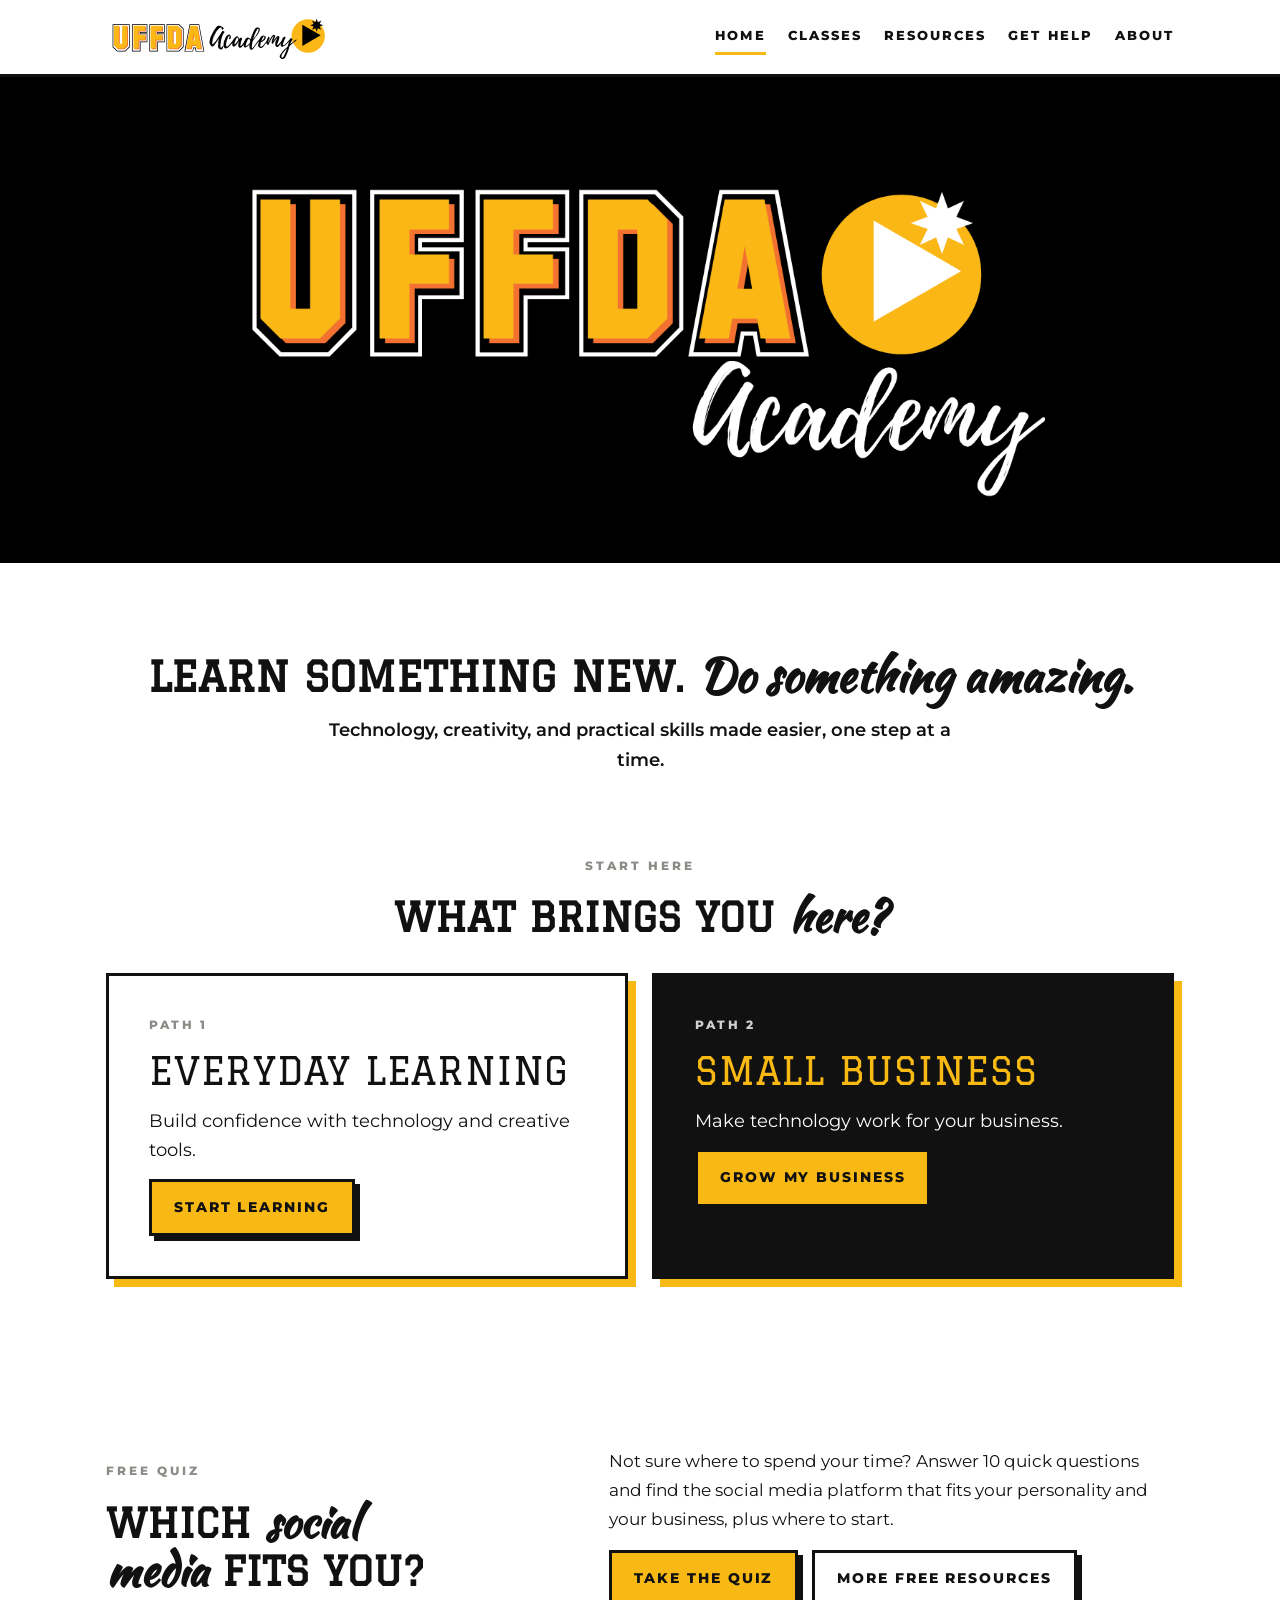
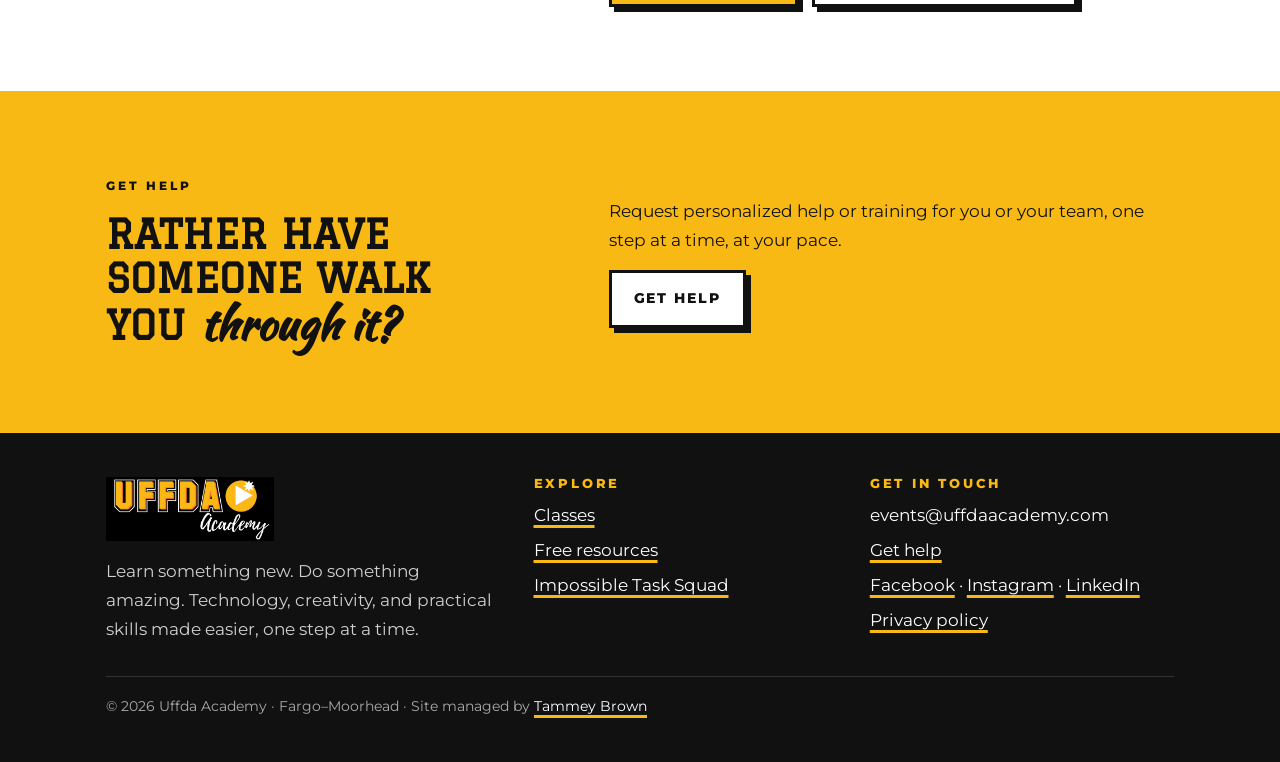
<file: index.html>
<!doctype html>
<html lang="en">
<head>
<meta charset="utf-8">
<meta name="viewport" content="width=device-width, initial-scale=1, viewport-fit=cover">
<title>Uffda Academy</title>
<meta name="claude:viewport-fit-sides" content="cover">
<meta name="description" content="Learn something new. Do something amazing. Technology, creativity, and practical skills made easier, one step at a time, for everyday learners and small business owners.">
<meta property="og:title" content="Uffda Academy">
<meta property="og:description" content="Learn something new. Do something amazing. Technology, creativity, and practical skills made easier, one step at a time, for everyday learners and small business owners.">
<meta property="og:site_name" content="Uffda Academy">

<link rel="icon" href="wp-content/uploads/2022/08/cropped-cropped-Uffda-Academy-ICON-1-270x270.png">
<link rel="preconnect" href="https://fonts.googleapis.com">
<link rel="preconnect" href="https://fonts.gstatic.com" crossorigin>
<link rel="stylesheet" href="https://fonts.googleapis.com/css2?family=Anton&family=Graduate&family=Kaushan+Script&family=Montserrat:ital,wght@0,400;0,500;0,600;0,700;0,800;0,900;1,400&display=swap">
<link rel="stylesheet" href="style.css">
</head>
<body>
<header class="site-header">
  <div class="wrap">
    <a class="logo" href="index.html"><img src="wp-content/uploads/2022/08/UffdaAcademy-Horizontal.svg" alt="Uffda Academy" width="260" height="53"></a>
    <nav class="nav" aria-label="Main"><a href="index.html" aria-current="page">Home</a><a href="classes.html">Classes</a><a href="resources.html">Resources</a><a href="get-help.html">Get Help</a><a href="about.html">About</a></nav>
  </div>
</header>
<main>
<section class="hero-logo band-ink"><div class="wrap">
  <h1 class="sr-only">Uffda Academy</h1>
  <img class="hero-mark" src="wp-content/uploads/2023/01/UFFDA-Logo-White-lettering2.png" alt="Uffda Academy" width="1200" height="600">
</div></section>
<section class="hero-sub"><div class="wrap hero-under">
  <h2 class="hero-line">Learn something new. <span class="accent">Do something amazing.</span></h2>
  <p class="tagline">Technology, creativity, and practical skills made easier, one step at a time.</p>
</div></section>
<section class="paths-sec"><div class="wrap stack-lg">
  <div class="stack" style="justify-items:center;text-align:center"><span class="eyebrow">Start here</span><h2>What brings you <span class="accent">here?</span></h2></div>
  <div class="paths">
    <a class="path" href="classes.html#everyday">
      <span class="path-k caps">Path 1</span>
      <h3 class="varsity">Everyday Learning</h3>
      <p>Build confidence with technology and creative tools.</p>
      <span class="btn btn-gold">Start learning</span>
    </a>
    <a class="path path-dark" href="classes.html#business">
      <span class="path-k caps">Path 2</span>
      <h3 class="varsity">Small Business</h3>
      <p>Make technology work for your business.</p>
      <span class="btn btn-gold">Grow my business</span>
    </a>
  </div>
</div></section>
<section><div class="wrap split" style="align-items:center">
  <div class="stack"><span class="eyebrow">Free quiz</span><h2>Which <span class="accent">social media</span> fits you?</h2></div>
  <div class="stack">
    <p>Not sure where to spend your time? Answer 10 quick questions and find the social media platform that fits your personality and your business, plus where to start.</p>
    <div class="actions"><a class="btn btn-gold" href="quiz-social-media-type.html">Take the quiz</a><a class="btn" href="resources.html">More free resources</a></div>
  </div>
</div></section>
<section class="band-gold"><div class="wrap split" style="align-items:center">
  <div class="stack"><span class="eyebrow" style="color:var(--ink)">Get help</span><h2>Rather have someone walk you <span class="accent">through it?</span></h2></div>
  <div class="stack">
    <p>Request personalized help or training for you or your team, one step at a time, at your pace.</p>
    <div class="actions"><a class="btn" href="get-help.html">Get help</a></div>
  </div>
</div></section>
</main>
<footer class="site-footer">
  <div class="wrap">
    <div class="stack">
      <a class="logo" href="index.html"><img src="wp-content/uploads/2023/01/cropped-UFFDA-Logo-White-lettering2.png" alt="Uffda Academy" width="210" height="80"></a>
      <p style="color:#CFCFCF">Learn something new. Do something amazing. Technology, creativity, and practical skills made easier, one step at a time.</p>
    </div>
    <div>
      <h4>Explore</h4>
      <ul>
        <li><a href="classes.html">Classes</a></li>
        <li><a href="resources.html">Free resources</a></li>
        <li><a href="squad.html">Impossible Task Squad</a></li>
      </ul>
    </div>
    <div>
      <h4>Get in touch</h4>
      <ul>
        <li>events@uffdaacademy.com</li>
        <li><a href="get-help.html">Get help</a></li>
        <li><a href="https://www.facebook.com/UffdaAcademy">Facebook</a> · <a href="https://www.instagram.com/uffdaacademy/">Instagram</a> · <a href="https://www.linkedin.com/company/uffdaacademy">LinkedIn</a></li>
        <li><a href="privacy-policy.html">Privacy policy</a></li>
      </ul>
    </div>
    <p class="fine">© <span data-year>2026</span> Uffda Academy · Fargo–Moorhead · Site managed by <a href="https://tammeybrown.com">Tammey Brown</a></p>
  </div>
</footer>
<script src="site.js"></script>
<script>document.querySelectorAll('[data-year]').forEach(function(e){e.textContent=new Date().getFullYear()})</script>
</body>
</html>
</file>
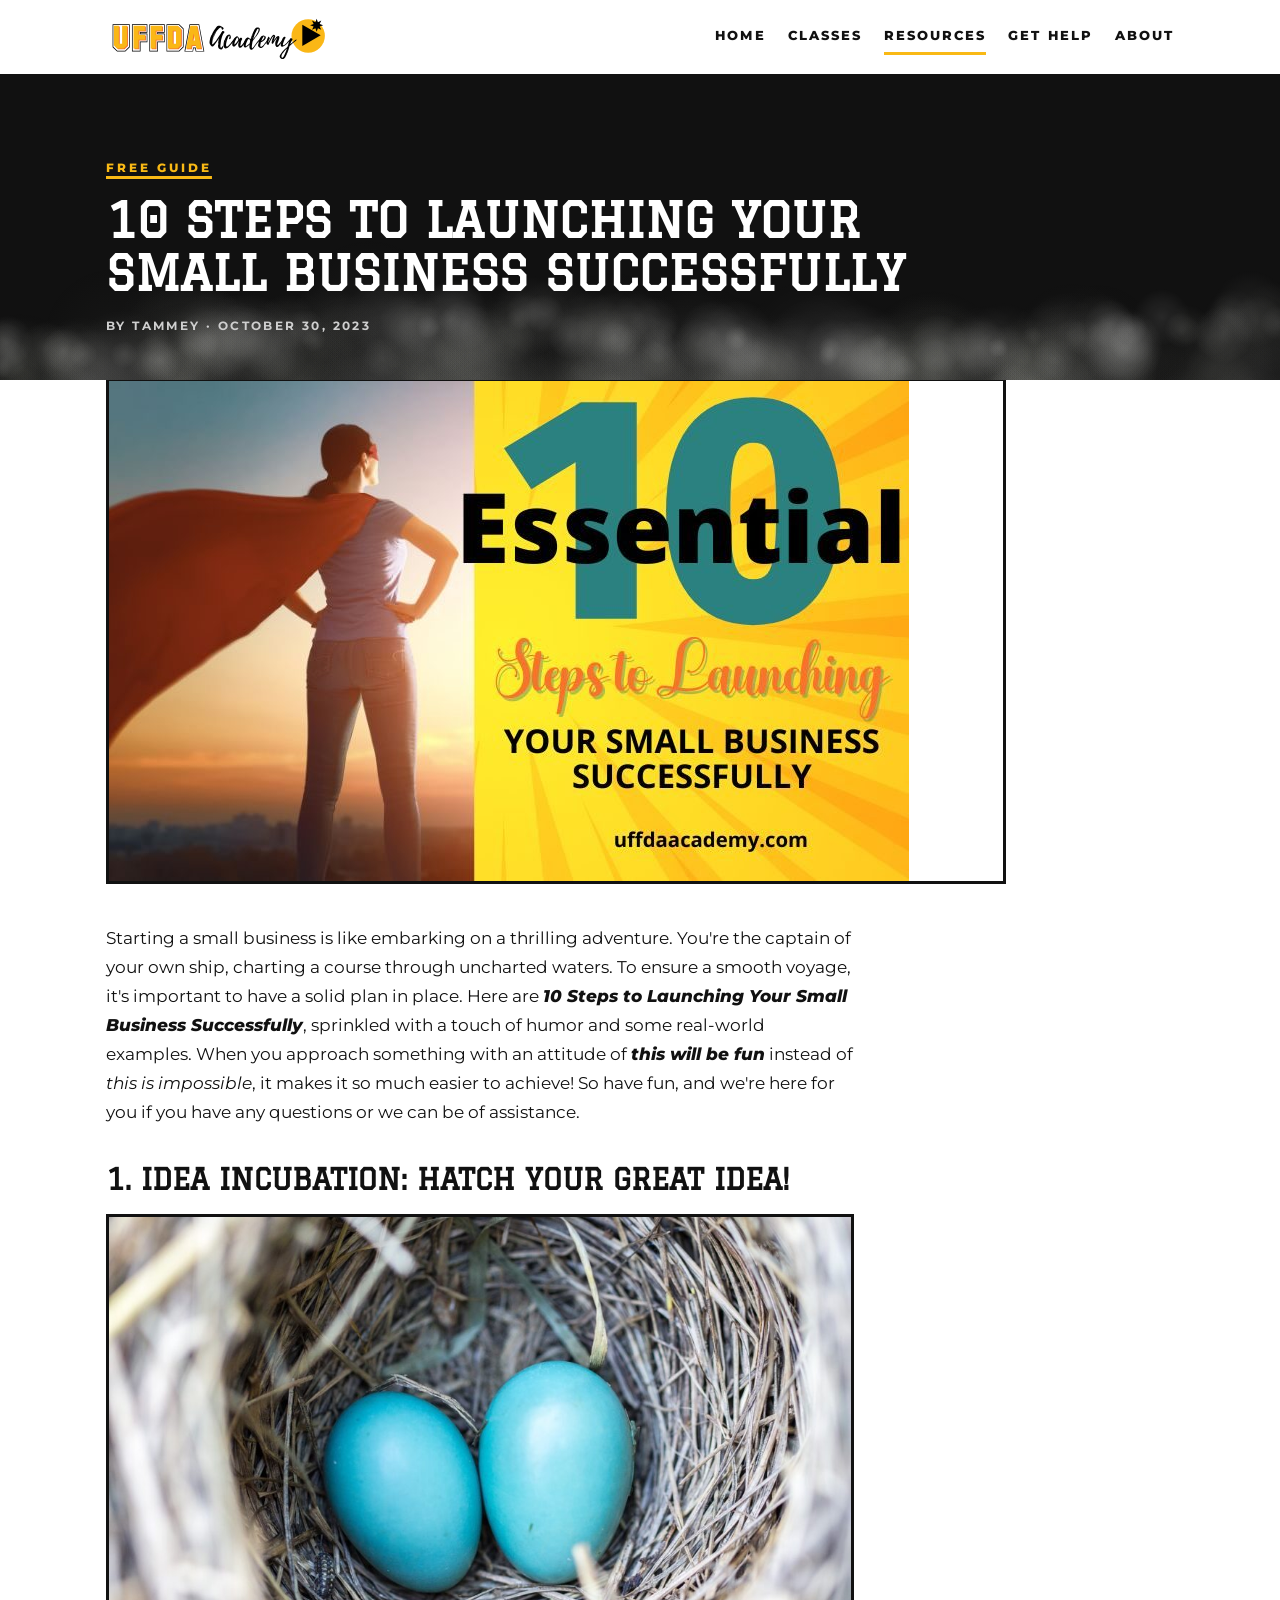
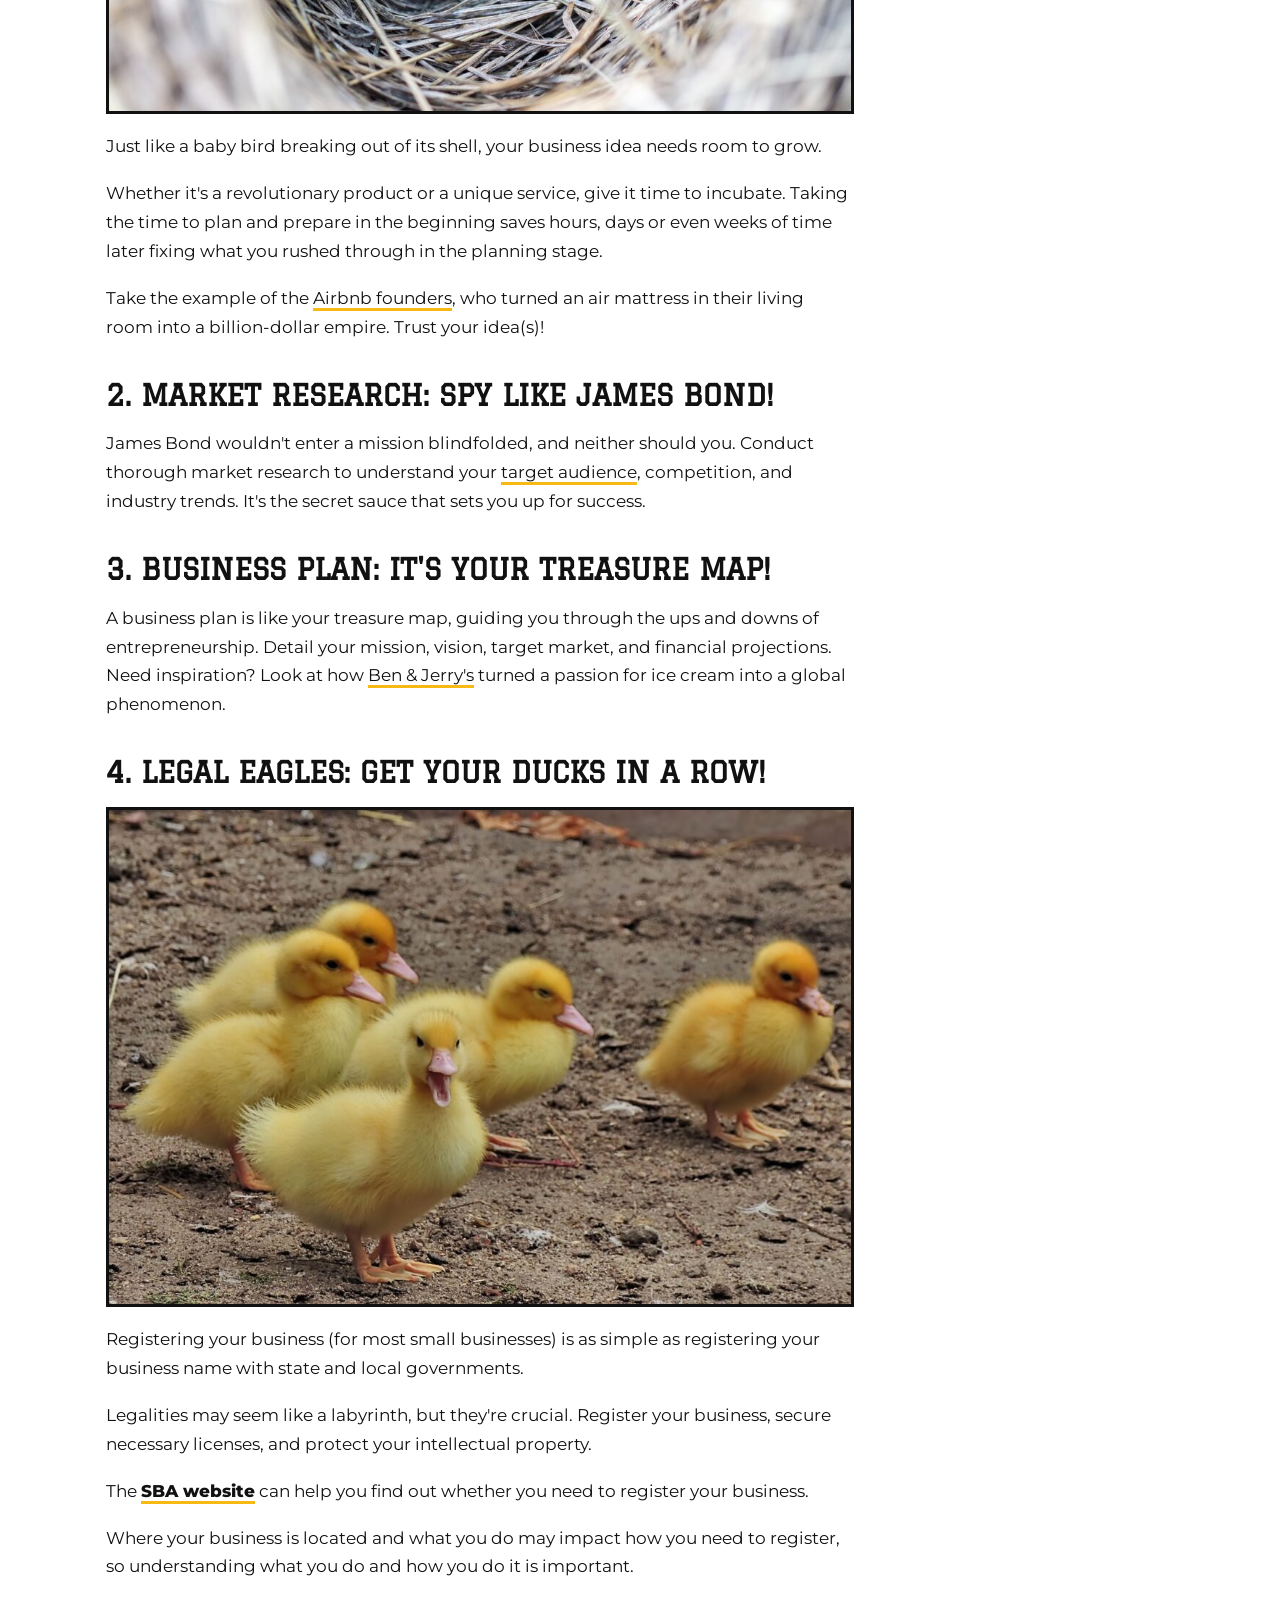
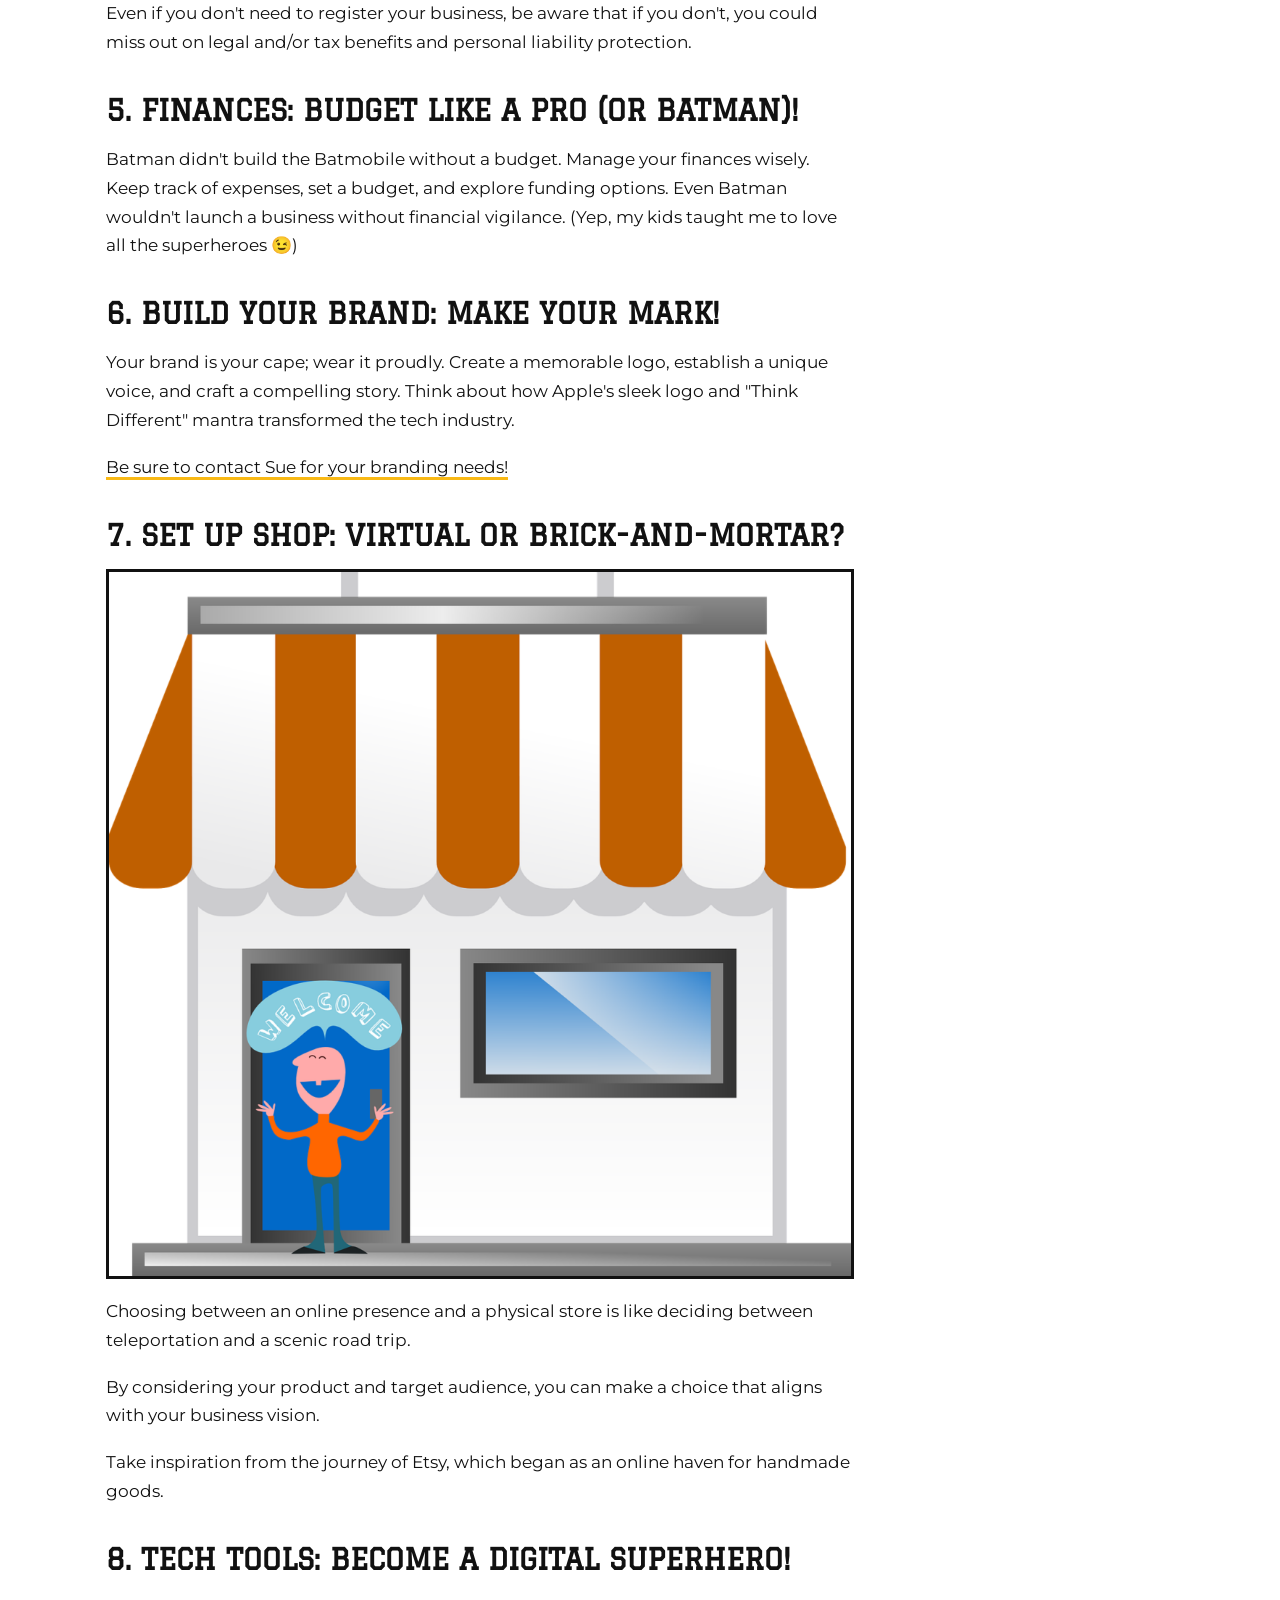
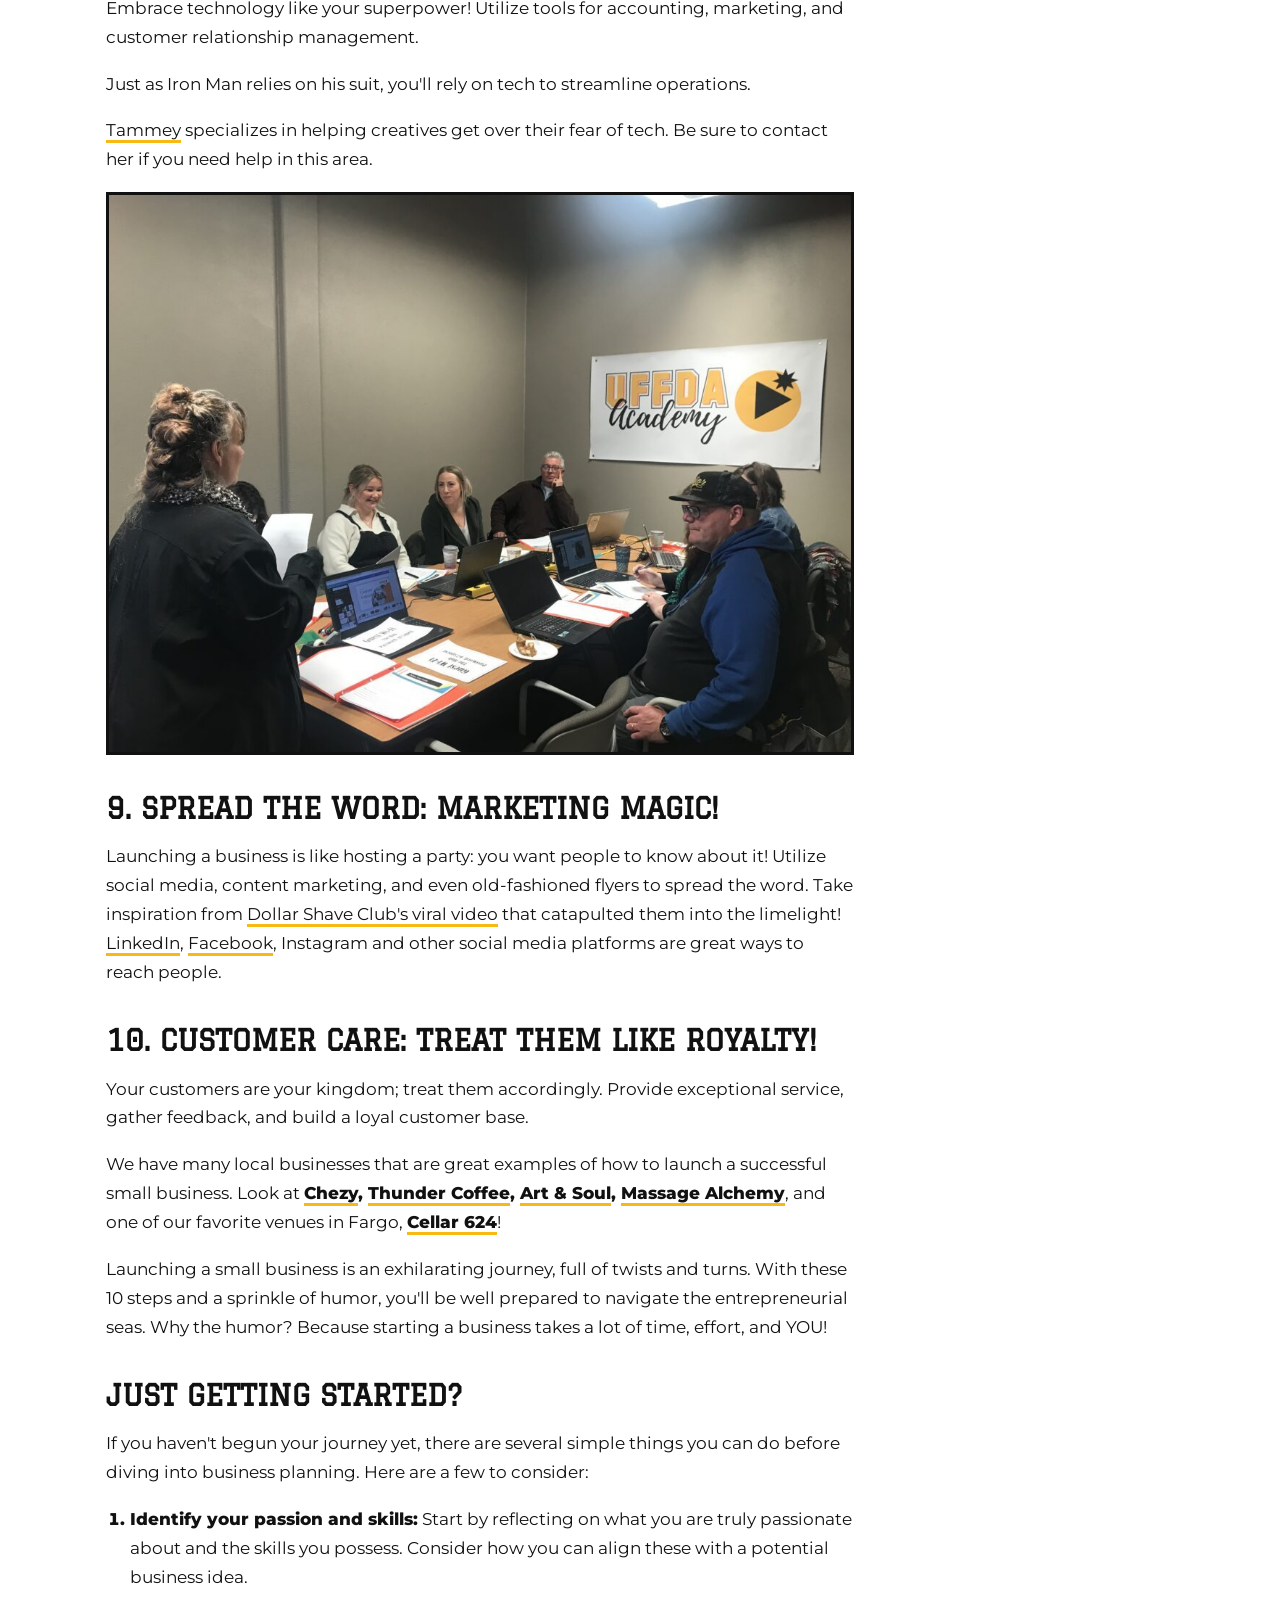
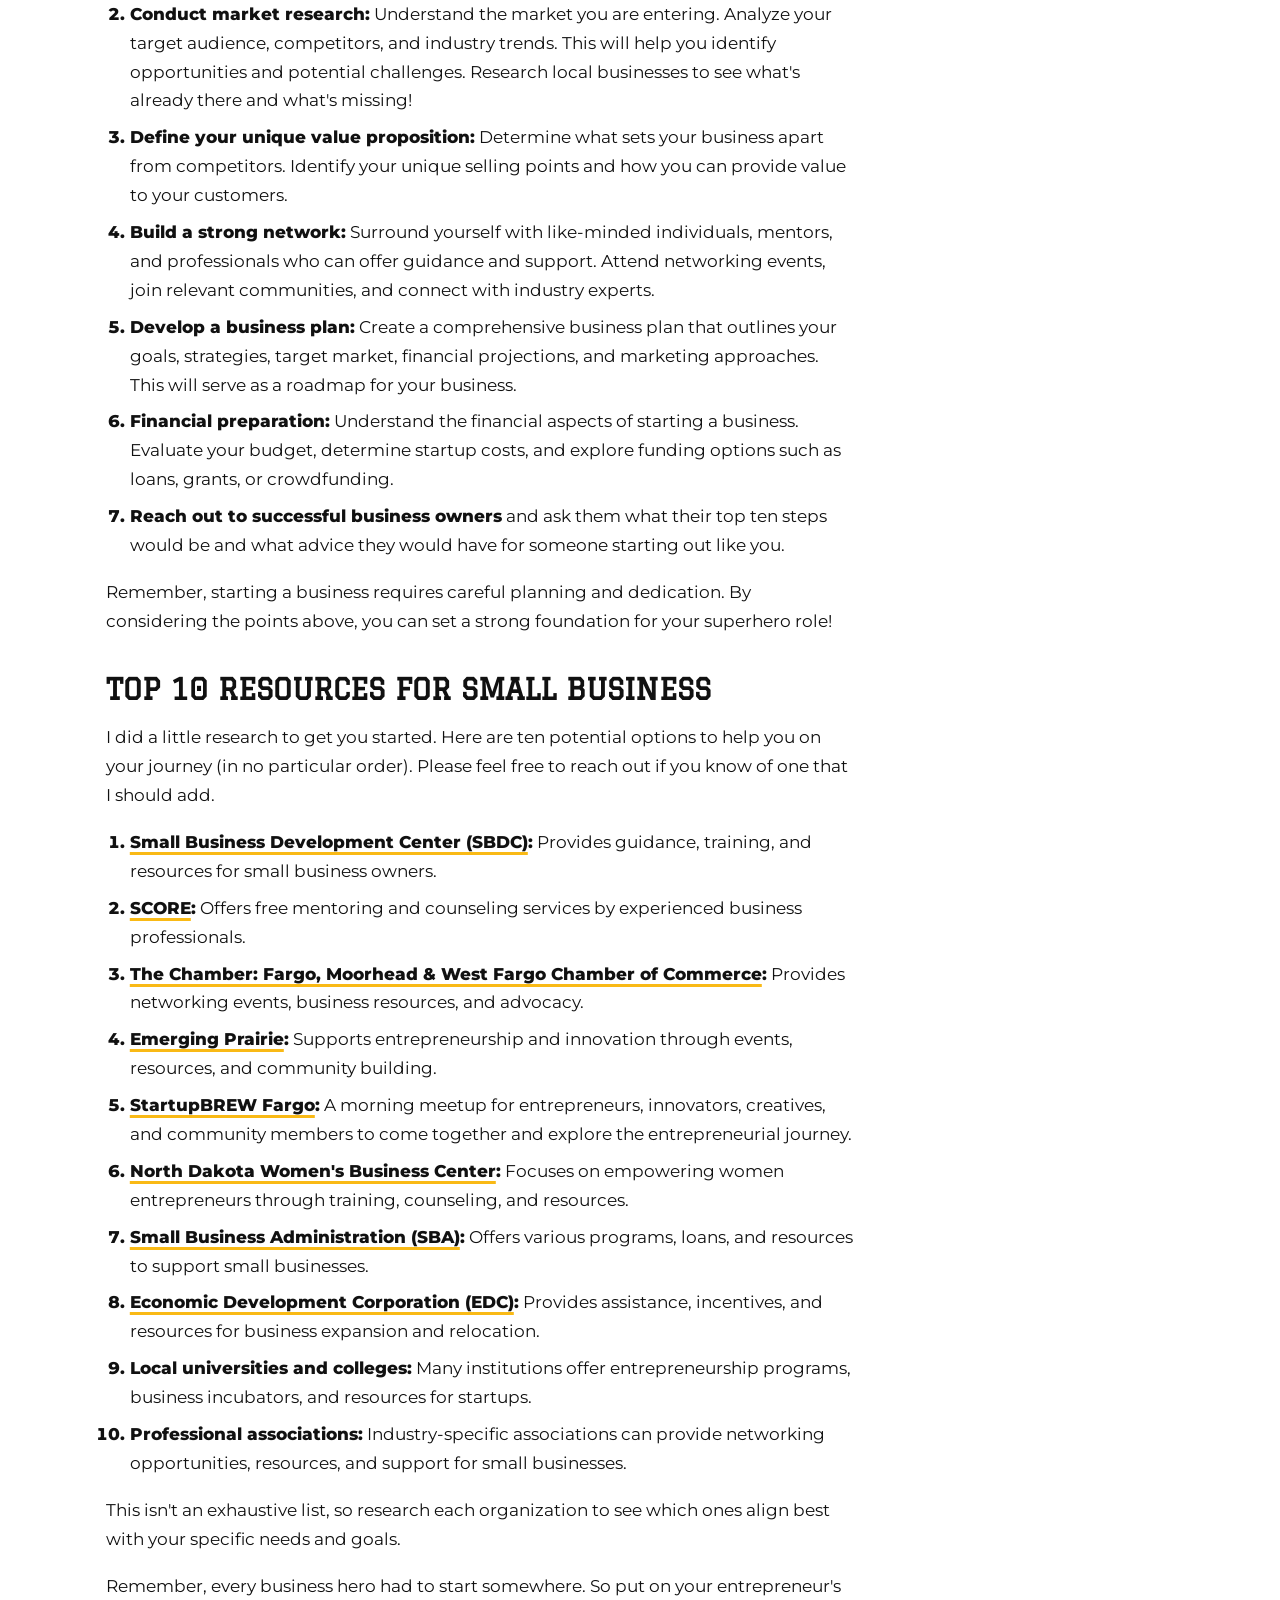
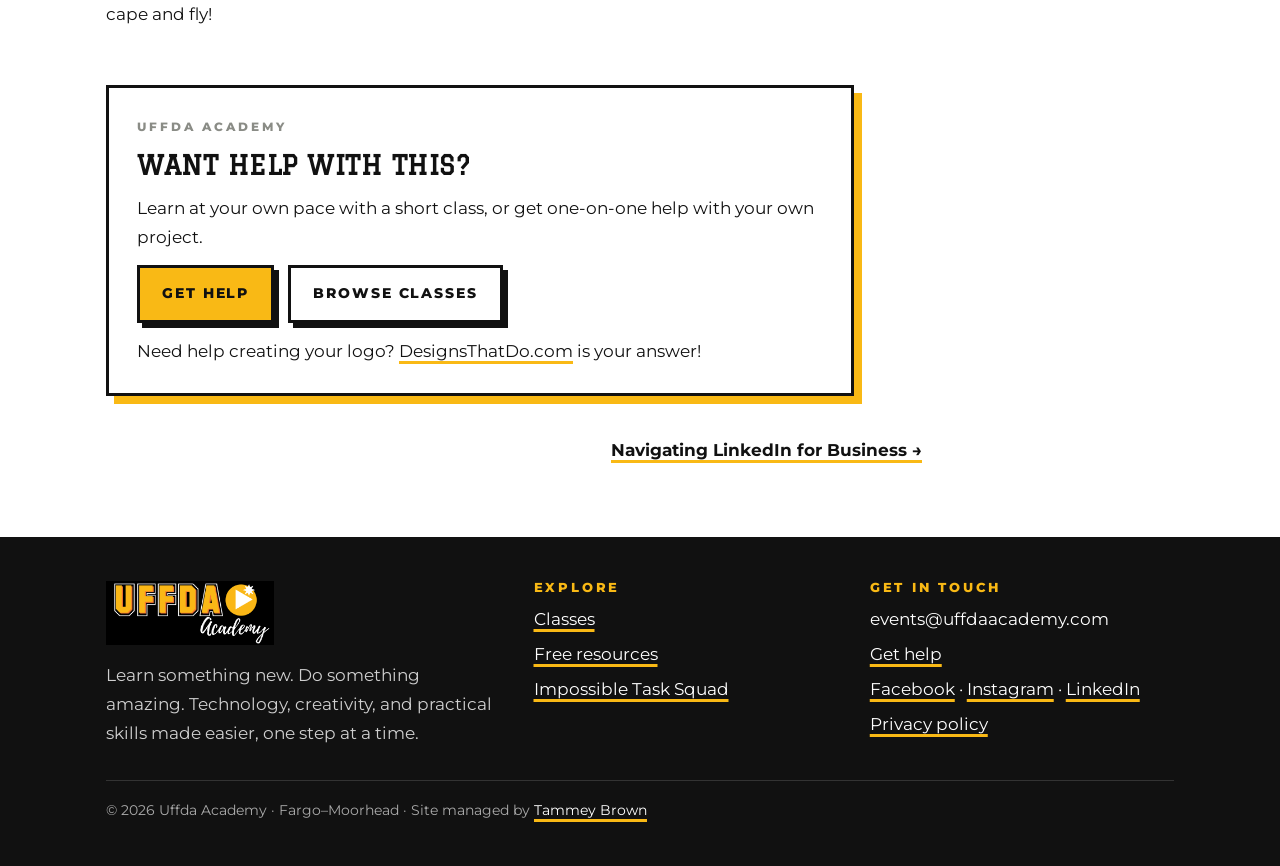
<file: 10-essential-steps-to-launching-your-small-business-successfully.html>
<!doctype html>
<html lang="en">
<head>
<meta charset="utf-8">
<meta name="viewport" content="width=device-width, initial-scale=1, viewport-fit=cover">
<title>10 Steps to Launching Your Small Business Successfully · Uffda Academy</title>
<meta name="claude:viewport-fit-sides" content="cover">
<meta name="description" content="Ten steps to launching your small business, with real-world examples from idea incubation to customer care.">
<meta property="og:title" content="10 Steps to Launching Your Small Business Successfully · Uffda Academy">
<meta property="og:description" content="Ten steps to launching your small business, with real-world examples from idea incubation to customer care.">
<meta property="og:site_name" content="Uffda Academy">
<meta property="og:image" content="https://uffdaacademy.com/wp-content/uploads/2023/10/10-Steps-to-Launch-Your-Small-Business.jpg">
<link rel="icon" href="wp-content/uploads/2022/08/cropped-cropped-Uffda-Academy-ICON-1-270x270.png">
<link rel="preconnect" href="https://fonts.googleapis.com">
<link rel="preconnect" href="https://fonts.gstatic.com" crossorigin>
<link rel="stylesheet" href="https://fonts.googleapis.com/css2?family=Anton&family=Graduate&family=Kaushan+Script&family=Montserrat:ital,wght@0,400;0,500;0,600;0,700;0,800;0,900;1,400&display=swap">
<link rel="stylesheet" href="style.css">
</head>
<body>
<header class="site-header">
  <div class="wrap">
    <a class="logo" href="index.html"><img src="wp-content/uploads/2022/08/UffdaAcademy-Horizontal.svg" alt="Uffda Academy" width="260" height="53"></a>
    <nav class="nav" aria-label="Main"><a href="index.html">Home</a><a href="classes.html">Classes</a><a href="resources.html" aria-current="page">Resources</a><a href="get-help.html">Get Help</a><a href="about.html">About</a></nav>
  </div>
</header>
<main>
<header class="article-head band-ink on-ink inked" data-ink="edge" data-ink-seed="3"><div class="wrap"><div class="stack">
    <a class="eyebrow" href="resources.html" style="background:none">Free guide</a>
    <h1>10 Steps to Launching Your Small Business Successfully</h1>
    <p class="meta">By Tammey · October 30, 2023</p>
  </div></div></header>
<article><div class="wrap" style="padding-block:0 72px">
  <div class="article-hero"><img src="wp-content/uploads/2023/10/10-Steps-to-Launch-Your-Small-Business.jpg" alt=""></div>
  <div class="prose">
<p>Starting a small business is like embarking on a thrilling adventure. You're the captain of your own ship, charting a course through uncharted waters. To ensure a smooth voyage, it's important to have a solid plan in place. Here are <strong><em>10 Steps to Launching Your Small Business Successfully</em></strong>, sprinkled with a touch of humor and some real-world examples. When you approach something with an attitude of <strong><em>this will be fun</em></strong> instead of <em>this is impossible</em>, it makes it so much easier to achieve! So have fun, and we're here for you if you have any questions or we can be of assistance.</p>
<h2>1. Idea Incubation: Hatch Your Great Idea!</h2>
<img src="wp-content/uploads/2023/10/bird-eggs-nest-1541297-1024x682.jpg" alt="Bird eggs in a nest">
<p>Just like a baby bird breaking out of its shell, your business idea needs room to grow.</p>
<p>Whether it's a revolutionary product or a unique service, give it time to incubate. Taking the time to plan and prepare in the beginning saves hours, days or even weeks of time later fixing what you rushed through in the planning stage.</p>
<p>Take the example of the <a href="https://en.wikipedia.org/wiki/Airbnb">Airbnb founders</a>, who turned an air mattress in their living room into a billion-dollar empire. Trust your idea(s)!</p>
<h2>2. Market Research: Spy Like James Bond!</h2>
<p>James Bond wouldn't enter a mission blindfolded, and neither should you. Conduct thorough market research to understand your <a href="https://en.wikipedia.org/wiki/Target_audience">target audience</a>, competition, and industry trends. It's the secret sauce that sets you up for success.</p>
<h2>3. Business Plan: It's Your Treasure Map!</h2>
<p>A business plan is like your treasure map, guiding you through the ups and downs of entrepreneurship. Detail your mission, vision, target market, and financial projections. Need inspiration? Look at how <a href="https://www.benjerry.com/about-us">Ben &amp; Jerry's</a> turned a passion for ice cream into a global phenomenon.</p>
<h2>4. Legal Eagles: Get Your Ducks in a Row!</h2>
<img src="wp-content/uploads/2023/10/chick-duckling-ducks-3743558-1024x682.jpg" alt="A chick and ducklings in a row">
<p>Registering your business (for most small businesses) is as simple as registering your business name with state and local governments.</p>
<p>Legalities may seem like a labyrinth, but they're crucial. Register your business, secure necessary licenses, and protect your intellectual property.</p>
<p>The <a href="https://www.sba.gov/business-guide/launch-your-business/register-your-business"><strong>SBA website</strong></a> can help you find out whether you need to register your business.</p>
<p>Where your business is located and what you do may impact how you need to register, so understanding what you do and how you do it is important.</p>
<p>Even if you don't need to register your business, be aware that if you don't, you could miss out on legal and/or tax benefits and personal liability protection.</p>
<h2>5. Finances: Budget Like a Pro (Or Batman)!</h2>
<p>Batman didn't build the Batmobile without a budget. Manage your finances wisely. Keep track of expenses, set a budget, and explore funding options. Even Batman wouldn't launch a business without financial vigilance. (Yep, my kids taught me to love all the superheroes 😉)</p>
<h2>6. Build Your Brand: Make Your Mark!</h2>
<p>Your brand is your cape; wear it proudly. Create a memorable logo, establish a unique voice, and craft a compelling story. Think about how Apple's sleek logo and "Think Different" mantra transformed the tech industry.</p>
<p><a href="https://www.designsthatdo.com">Be sure to contact Sue for your branding needs!</a></p>
<h2>7. Set Up Shop: Virtual or Brick-and-Mortar?</h2>
<img src="wp-content/uploads/2023/07/welcome-front-store-305504-1024x971.png" alt="A welcoming storefront">
<p>Choosing between an online presence and a physical store is like deciding between teleportation and a scenic road trip.</p>
<p>By considering your product and target audience, you can make a choice that aligns with your business vision.</p>
<p>Take inspiration from the journey of Etsy, which began as an online haven for handmade goods.</p>
<h2>8. Tech Tools: Become a Digital Superhero!</h2>
<p>Embrace technology like your superpower! Utilize tools for accounting, marketing, and customer relationship management.</p>
<p>Just as Iron Man relies on his suit, you'll rely on tech to streamline operations.</p>
<p><a href="http://tammeybrown.com">Tammey</a> specializes in helping creatives get over their fear of tech. Be sure to contact her if you need help in this area.</p>
<img src="wp-content/uploads/2023/01/F10ABE06-908D-435C-99EB-B521F9DD8BC0-1024x768.jpg" alt="">
<h2>9. Spread the Word: Marketing Magic!</h2>
<p>Launching a business is like hosting a party: you want people to know about it! Utilize social media, content marketing, and even old-fashioned flyers to spread the word. Take inspiration from <a href="https://www.youtube.com/watch?v=7dgfk6K5nP0">Dollar Shave Club's viral video</a> that catapulted them into the limelight! <a href="navigating-linkedin-for-business.html">LinkedIn</a>, <a href="smart-hacks-to-reduce-reuse-and-recycle-digital-content-across-social-media.html">Facebook</a>, Instagram and other social media platforms are great ways to reach people.</p>
<h2>10. Customer Care: Treat Them Like Royalty!</h2>
<p>Your customers are your kingdom; treat them accordingly. Provide exceptional service, gather feedback, and build a loyal customer base.</p>
<p>We have many local businesses that are great examples of how to launch a successful small business. Look at <strong><a href="https://chezy.com/">Chezy</a>, <a href="https://thunder.coffee/">Thunder Coffee</a>, <a href="https://www.helloartandsoul.com/">Art &amp; Soul</a>, <a href="https://www.massage-alchemy.com/">Massage Alchemy</a></strong>, and one of our favorite venues in Fargo, <strong><a href="https://cellar624.com/">Cellar 624</a></strong>!</p>
<p>Launching a small business is an exhilarating journey, full of twists and turns. With these 10 steps and a sprinkle of humor, you'll be well prepared to navigate the entrepreneurial seas. Why the humor? Because starting a business takes a lot of time, effort, and YOU!</p>
<h2>Just Getting Started?</h2>
<p>If you haven't begun your journey yet, there are several simple things you can do before diving into business planning. Here are a few to consider:</p>
<ol>
<li><strong>Identify your passion and skills:</strong> Start by reflecting on what you are truly passionate about and the skills you possess. Consider how you can align these with a potential business idea.</li>
<li><strong>Conduct market research:</strong> Understand the market you are entering. Analyze your target audience, competitors, and industry trends. This will help you identify opportunities and potential challenges. Research local businesses to see what's already there and what's missing!</li>
<li><strong>Define your unique value proposition:</strong> Determine what sets your business apart from competitors. Identify your unique selling points and how you can provide value to your customers.</li>
<li><strong>Build a strong network:</strong> Surround yourself with like-minded individuals, mentors, and professionals who can offer guidance and support. Attend networking events, join relevant communities, and connect with industry experts.</li>
<li><strong>Develop a business plan:</strong> Create a comprehensive business plan that outlines your goals, strategies, target market, financial projections, and marketing approaches. This will serve as a roadmap for your business.</li>
<li><strong>Financial preparation:</strong> Understand the financial aspects of starting a business. Evaluate your budget, determine startup costs, and explore funding options such as loans, grants, or crowdfunding.</li>
<li><strong>Reach out to successful business owners</strong> and ask them what their top ten steps would be and what advice they would have for someone starting out like you.</li>
</ol>
<p>Remember, starting a business requires careful planning and dedication. By considering the points above, you can set a strong foundation for your superhero role!</p>
<h2>Top 10 Resources for Small Business</h2>
<p>I did a little research to get you started. Here are ten potential options to help you on your journey (in no particular order). Please feel free to reach out if you know of one that I should add.</p>
<ol>
<li><strong><a href="https://www.sba.gov/district/north-dakota">Small Business Development Center (SBDC)</a>:</strong> Provides guidance, training, and resources for small business owners.</li>
<li><strong><a href="https://www.score.org/prairieandlakes">SCORE</a>:</strong> Offers free mentoring and counseling services by experienced business professionals.</li>
<li><strong><a href="https://www.fmwfchamber.com/">The Chamber: Fargo, Moorhead &amp; West Fargo Chamber of Commerce</a>:</strong> Provides networking events, business resources, and advocacy.</li>
<li><strong><a href="https://www.emergingprairie.com/">Emerging Prairie</a>:</strong> Supports entrepreneurship and innovation through events, resources, and community building.</li>
<li><strong><a href="https://www.emergingprairie.com/startupbrew-fargo/">StartupBREW Fargo</a>:</strong> A morning meetup for entrepreneurs, innovators, creatives, and community members to come together and explore the entrepreneurial journey.</li>
<li><strong><a href="https://www.ndwbc.com/">North Dakota Women's Business Center</a>:</strong> Focuses on empowering women entrepreneurs through training, counseling, and resources.</li>
<li><strong><a href="https://www.sba.gov/">Small Business Administration (SBA)</a>:</strong> Offers various programs, loans, and resources to support small businesses.</li>
<li><strong><a href="https://gfmedc.com/">Economic Development Corporation (EDC)</a>:</strong> Provides assistance, incentives, and resources for business expansion and relocation.</li>
<li><strong>Local universities and colleges:</strong> Many institutions offer entrepreneurship programs, business incubators, and resources for startups.</li>
<li><strong>Professional associations:</strong> Industry-specific associations can provide networking opportunities, resources, and support for small businesses.</li>
</ol>
<p>This isn't an exhaustive list, so research each organization to see which ones align best with your specific needs and goals.</p>
<p>Remember, every business hero had to start somewhere. So put on your entrepreneur's cape and fly!</p>
</div>
  <div class="post-cta">
  <span class="eyebrow">Uffda Academy</span>
  <h3>Want help with this?</h3>
  <p>Learn at your own pace with a short class, or get one-on-one help with your own project.</p>
  <div class="actions"><a class="btn btn-gold" href="get-help.html">Get help</a><a class="btn" href="classes.html">Browse classes</a></div>
  <p class="note">Need help creating your logo? <a href="https://www.designsthatdo.com/logos">DesignsThatDo.com</a> is your answer!</p>
</div>
  <nav class="post-nav" aria-label="More posts"><span></span><a href="navigating-linkedin-for-business.html">Navigating LinkedIn for Business →</a></nav>
</div></article>
</main>
<footer class="site-footer">
  <div class="wrap">
    <div class="stack">
      <a class="logo" href="index.html"><img src="wp-content/uploads/2023/01/cropped-UFFDA-Logo-White-lettering2.png" alt="Uffda Academy" width="210" height="80"></a>
      <p style="color:#CFCFCF">Learn something new. Do something amazing. Technology, creativity, and practical skills made easier, one step at a time.</p>
    </div>
    <div>
      <h4>Explore</h4>
      <ul>
        <li><a href="classes.html">Classes</a></li>
        <li><a href="resources.html">Free resources</a></li>
        <li><a href="squad.html">Impossible Task Squad</a></li>
      </ul>
    </div>
    <div>
      <h4>Get in touch</h4>
      <ul>
        <li>events@uffdaacademy.com</li>
        <li><a href="get-help.html">Get help</a></li>
        <li><a href="https://www.facebook.com/UffdaAcademy">Facebook</a> · <a href="https://www.instagram.com/uffdaacademy/">Instagram</a> · <a href="https://www.linkedin.com/company/uffdaacademy">LinkedIn</a></li>
        <li><a href="privacy-policy.html">Privacy policy</a></li>
      </ul>
    </div>
    <p class="fine">© <span data-year>2026</span> Uffda Academy · Fargo–Moorhead · Site managed by <a href="https://tammeybrown.com">Tammey Brown</a></p>
  </div>
</footer>
<script src="site.js"></script>
<script>document.querySelectorAll('[data-year]').forEach(function(e){e.textContent=new Date().getFullYear()})</script>
</body>
</html>
</file>
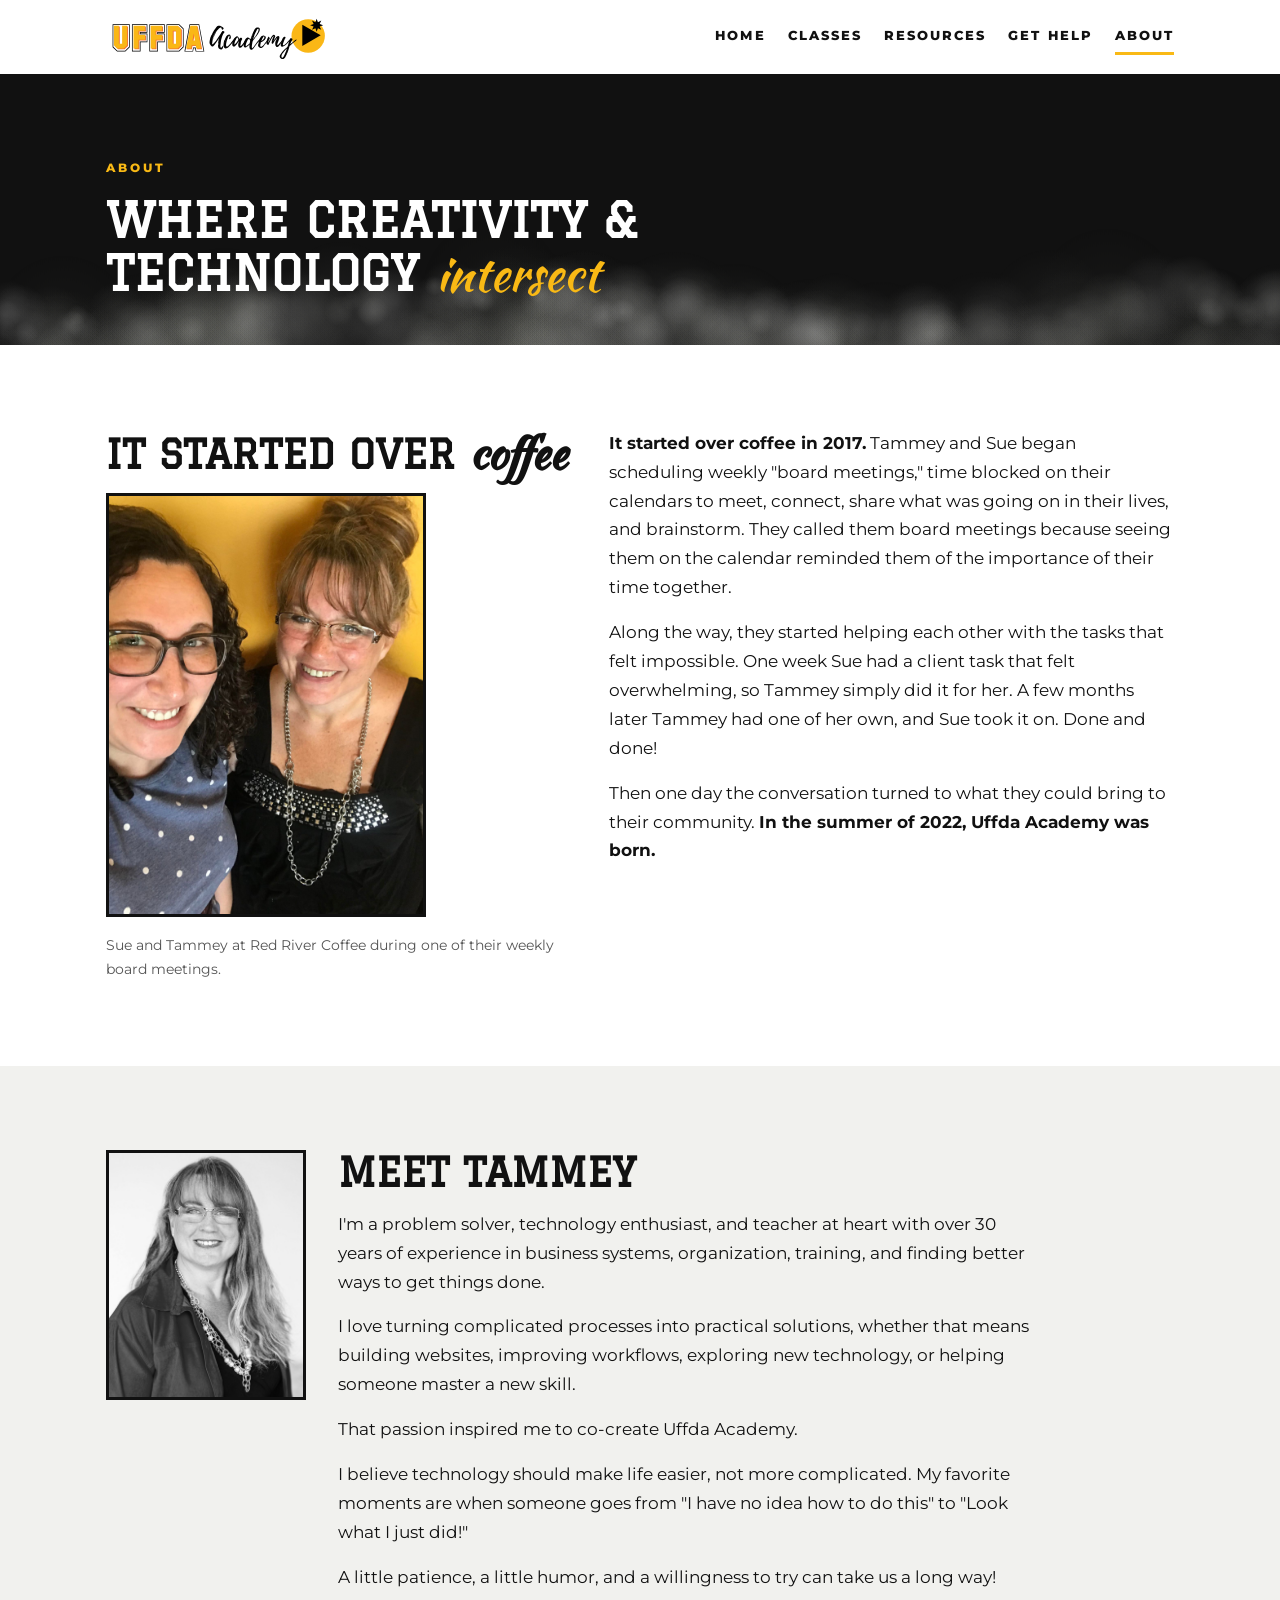
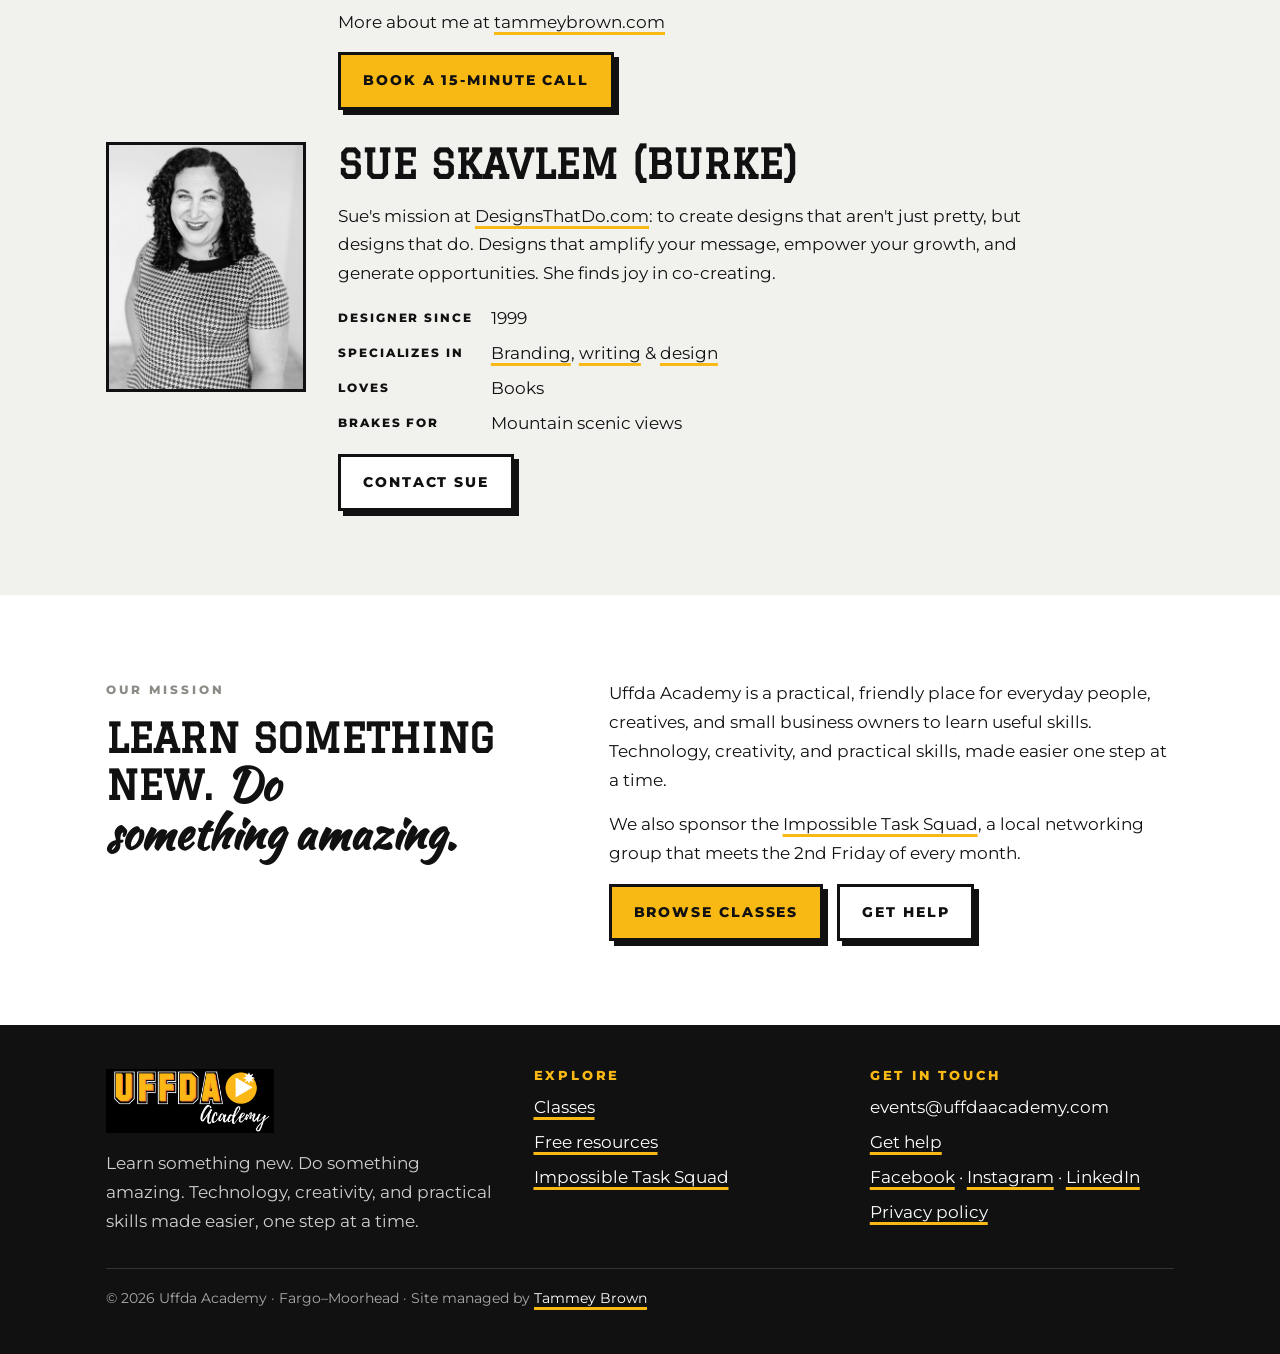
<file: about.html>
<!doctype html>
<html lang="en">
<head>
<meta charset="utf-8">
<meta name="viewport" content="width=device-width, initial-scale=1, viewport-fit=cover">
<title>About · Uffda Academy</title>
<meta name="claude:viewport-fit-sides" content="cover">
<meta name="description" content="Meet Tammey and Sue, the friends behind Uffda Academy and the Impossible Task Squad.">
<meta property="og:title" content="About · Uffda Academy">
<meta property="og:description" content="Meet Tammey and Sue, the friends behind Uffda Academy and the Impossible Task Squad.">
<meta property="og:site_name" content="Uffda Academy">

<link rel="icon" href="wp-content/uploads/2022/08/cropped-cropped-Uffda-Academy-ICON-1-270x270.png">
<link rel="preconnect" href="https://fonts.googleapis.com">
<link rel="preconnect" href="https://fonts.gstatic.com" crossorigin>
<link rel="stylesheet" href="https://fonts.googleapis.com/css2?family=Anton&family=Graduate&family=Kaushan+Script&family=Montserrat:ital,wght@0,400;0,500;0,600;0,700;0,800;0,900;1,400&display=swap">
<link rel="stylesheet" href="style.css">
</head>
<body>
<header class="site-header">
  <div class="wrap">
    <a class="logo" href="index.html"><img src="wp-content/uploads/2022/08/UffdaAcademy-Horizontal.svg" alt="Uffda Academy" width="260" height="53"></a>
    <nav class="nav" aria-label="Main"><a href="index.html">Home</a><a href="classes.html">Classes</a><a href="resources.html">Resources</a><a href="get-help.html">Get Help</a><a href="about.html" aria-current="page">About</a></nav>
  </div>
</header>
<main>
<header class="article-head band-ink on-ink inked" data-ink="edge" data-ink-seed="9"><div class="wrap"><div class="stack">
  <span class="eyebrow">About</span><h1>Where creativity &amp; technology <span class="script gold">intersect</span></h1>
</div></div></header>
<section><div class="wrap split">
  <div class="stack">
    <h2>It started over <span class="accent">coffee</span></h2>
    <img src="wp-content/uploads/2022/08/Tammey-Sue-Photo-770x1024.png" alt="Sue and Tammey take a quick selfie during their weekly board meeting at Red River Coffee in Fargo, ND" style="max-width:320px;border:3px solid var(--ink)">
    <p class="photo-note">Sue and Tammey at Red River Coffee during one of their weekly board meetings.</p>
  </div>
  <div class="stack measure">
    <p><strong>It started over coffee in 2017.</strong> Tammey and Sue began scheduling weekly "board meetings," time blocked on their calendars to meet, connect, share what was going on in their lives, and brainstorm. They called them board meetings because seeing them on the calendar reminded them of the importance of their time together.</p>
    <p>Along the way, they started helping each other with the tasks that felt impossible. One week Sue had a client task that felt overwhelming, so Tammey simply did it for her. A few months later Tammey had one of her own, and Sue took it on. Done and done!</p>
    <p>Then one day the conversation turned to what they could bring to their community. <strong>In the summer of 2022, Uffda Academy was born.</strong></p>
  </div>
</div></section>
<section class="band-mist"><div class="wrap stack-lg">
  <div class="person">
    <img src="wp-content/uploads/2022/12/UA22-30-scaled.jpg" alt="Tammey">
    <div class="stack measure">
      <h2>Meet Tammey</h2>
      <p>I'm a problem solver, technology enthusiast, and teacher at heart with over 30 years of experience in business systems, organization, training, and finding better ways to get things done.</p>
      <p>I love turning complicated processes into practical solutions, whether that means building websites, improving workflows, exploring new technology, or helping someone master a new skill.</p>
      <p>That passion inspired me to co-create Uffda Academy.</p>
      <p>I believe technology should make life easier, not more complicated. My favorite moments are when someone goes from "I have no idea how to do this" to "Look what I just did!"</p>
      <p>A little patience, a little humor, and a willingness to try can take us a long way!</p>
      <p>More about me at <a href="https://tammeybrown.com">tammeybrown.com</a></p>
      <div class="actions"><a class="btn btn-gold" href="https://calendar.app.google/PtwzU3Zmm2dFBqB67">Book a 15-minute call</a></div>
    </div>
  </div>
  <div class="person">
    <img src="wp-content/uploads/2022/12/UA22-21-scaled.jpg" alt="Sue">
    <div class="stack measure">
      <h2>Sue Skavlem (Burke)</h2>
      <p>Sue's mission at <a href="https://www.designsthatdo.com">DesignsThatDo.com</a>: to create designs that aren't just pretty, but designs that do. Designs that amplify your message, empower your growth, and generate opportunities. She finds joy in co-creating.</p>
      <dl class="facts">
        <dt>Designer since</dt><dd>1999</dd>
        <dt>Specializes in</dt><dd><a href="https://www.designsthatdo.com/branding-focused-consultations">Branding</a>, <a href="https://www.designsthatdo.com/writing">writing</a> &amp; <a href="https://www.designsthatdo.com/design">design</a></dd>
        <dt>Loves</dt><dd>Books</dd>
        <dt>Brakes for</dt><dd>Mountain scenic views</dd>
      </dl>
      <div class="actions"><a class="btn" href="https://www.designsthatdo.com/contact">Contact Sue</a></div>
    </div>
  </div>
</div></section><section><div class="wrap split">
  <div class="stack"><span class="eyebrow">Our mission</span><h2>Learn something new. <span class="accent">Do something amazing.</span></h2></div>
  <div class="stack measure">
    <p>Uffda Academy is a practical, friendly place for everyday people, creatives, and small business owners to learn useful skills. Technology, creativity, and practical skills, made easier one step at a time.</p>
    <p>We also sponsor the <a href="squad.html">Impossible Task Squad</a>, a local networking group that meets the 2nd Friday of every month.</p>
    <div class="actions"><a class="btn btn-gold" href="classes.html">Browse classes</a><a class="btn" href="get-help.html">Get help</a></div>
  </div>
</div></section>
</main>
<footer class="site-footer">
  <div class="wrap">
    <div class="stack">
      <a class="logo" href="index.html"><img src="wp-content/uploads/2023/01/cropped-UFFDA-Logo-White-lettering2.png" alt="Uffda Academy" width="210" height="80"></a>
      <p style="color:#CFCFCF">Learn something new. Do something amazing. Technology, creativity, and practical skills made easier, one step at a time.</p>
    </div>
    <div>
      <h4>Explore</h4>
      <ul>
        <li><a href="classes.html">Classes</a></li>
        <li><a href="resources.html">Free resources</a></li>
        <li><a href="squad.html">Impossible Task Squad</a></li>
      </ul>
    </div>
    <div>
      <h4>Get in touch</h4>
      <ul>
        <li>events@uffdaacademy.com</li>
        <li><a href="get-help.html">Get help</a></li>
        <li><a href="https://www.facebook.com/UffdaAcademy">Facebook</a> · <a href="https://www.instagram.com/uffdaacademy/">Instagram</a> · <a href="https://www.linkedin.com/company/uffdaacademy">LinkedIn</a></li>
        <li><a href="privacy-policy.html">Privacy policy</a></li>
      </ul>
    </div>
    <p class="fine">© <span data-year>2026</span> Uffda Academy · Fargo–Moorhead · Site managed by <a href="https://tammeybrown.com">Tammey Brown</a></p>
  </div>
</footer>
<script src="site.js"></script>
<script>document.querySelectorAll('[data-year]').forEach(function(e){e.textContent=new Date().getFullYear()})</script>
</body>
</html>
</file>
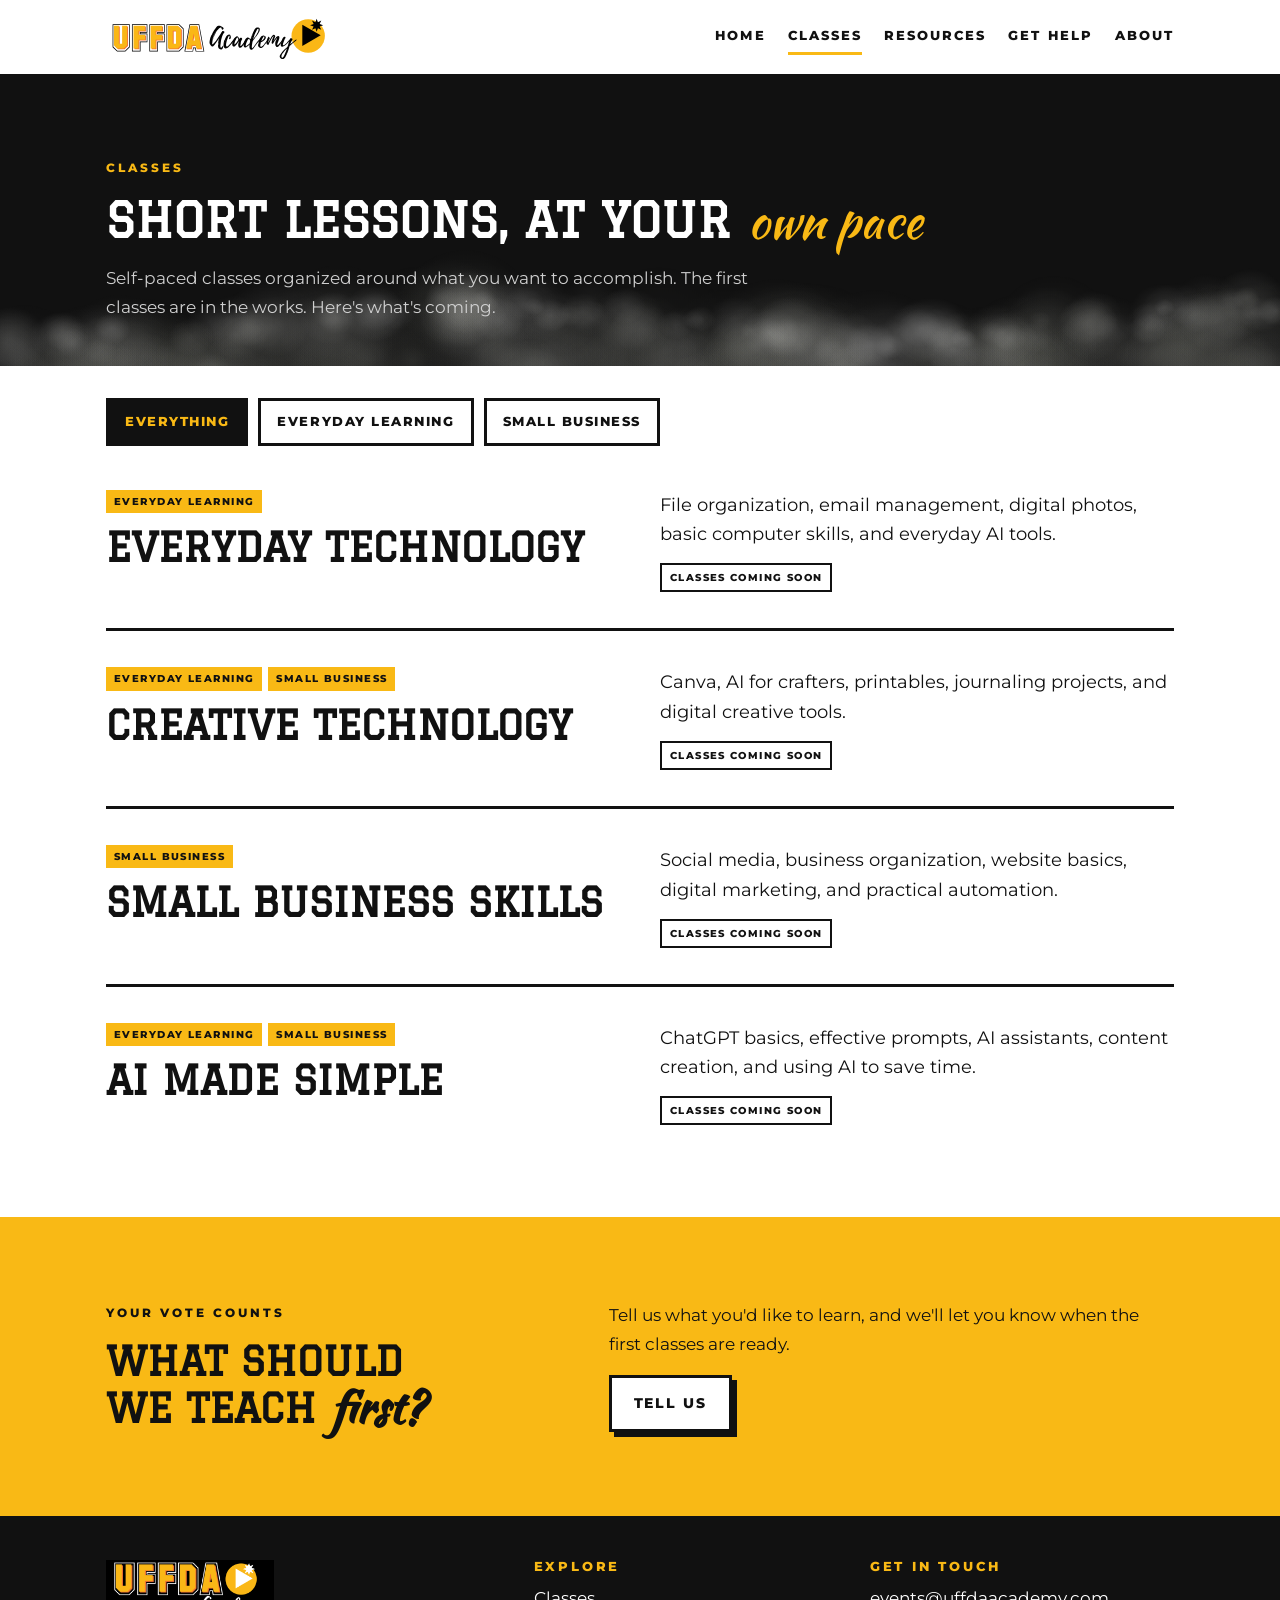
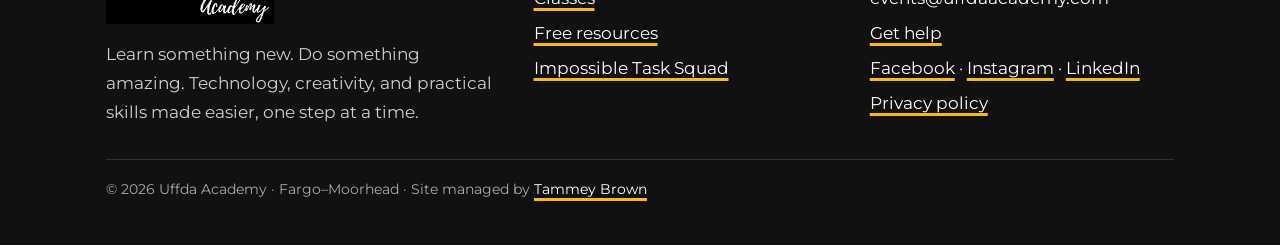
<file: classes.html>
<!doctype html>
<html lang="en">
<head>
<meta charset="utf-8">
<meta name="viewport" content="width=device-width, initial-scale=1, viewport-fit=cover">
<title>Classes · Uffda Academy</title>
<meta name="claude:viewport-fit-sides" content="cover">
<meta name="description" content="Short, self-paced classes in everyday technology, creative tools, small business skills, and AI made simple.">
<meta property="og:title" content="Classes · Uffda Academy">
<meta property="og:description" content="Short, self-paced classes in everyday technology, creative tools, small business skills, and AI made simple.">
<meta property="og:site_name" content="Uffda Academy">

<link rel="icon" href="wp-content/uploads/2022/08/cropped-cropped-Uffda-Academy-ICON-1-270x270.png">
<link rel="preconnect" href="https://fonts.googleapis.com">
<link rel="preconnect" href="https://fonts.gstatic.com" crossorigin>
<link rel="stylesheet" href="https://fonts.googleapis.com/css2?family=Anton&family=Graduate&family=Kaushan+Script&family=Montserrat:ital,wght@0,400;0,500;0,600;0,700;0,800;0,900;1,400&display=swap">
<link rel="stylesheet" href="style.css">
</head>
<body>
<header class="site-header">
  <div class="wrap">
    <a class="logo" href="index.html"><img src="wp-content/uploads/2022/08/UffdaAcademy-Horizontal.svg" alt="Uffda Academy" width="260" height="53"></a>
    <nav class="nav" aria-label="Main"><a href="index.html">Home</a><a href="classes.html" aria-current="page">Classes</a><a href="resources.html">Resources</a><a href="get-help.html">Get Help</a><a href="about.html">About</a></nav>
  </div>
</header>
<main>
<header class="article-head band-ink on-ink inked" data-ink="edge" data-ink-seed="23"><div class="wrap"><div class="stack">
  <span class="eyebrow">Classes</span><h1>Short lessons, at your <span class="script gold">own pace</span></h1>
  <p style="color:#CFCFCF;max-width:60ch">Self-paced classes organized around what you want to accomplish. The first classes are in the works. Here's what's coming.</p>
</div></div></header>
<section style="padding-block:32px 8px"><div class="wrap">
  <div class="path-filter" role="group" aria-label="Show classes for">
    <a href="#all" data-filter="all" class="pf">Everything</a>
    <a href="#everyday" data-filter="everyday" class="pf">Everyday Learning</a>
    <a href="#business" data-filter="business" class="pf">Small Business</a>
  </div>
</div></section>
<div class="wrap cats"><section class="cat" id="everyday-tech" data-paths="everyday"><div class="cat-head"><div class="tags"><span class="tag">Everyday Learning</span></div><h2>Everyday Technology</h2></div><div class="cat-body"><p>File organization, email management, digital photos, basic computer skills, and everyday AI tools.</p><span class="pill">Classes coming soon</span></div></section><section class="cat" id="creative-tech" data-paths="everyday business"><div class="cat-head"><div class="tags"><span class="tag">Everyday Learning</span><span class="tag">Small Business</span></div><h2>Creative Technology</h2></div><div class="cat-body"><p>Canva, AI for crafters, printables, journaling projects, and digital creative tools.</p><span class="pill">Classes coming soon</span></div></section><section class="cat" id="business-skills" data-paths="business"><div class="cat-head"><div class="tags"><span class="tag">Small Business</span></div><h2>Small Business Skills</h2></div><div class="cat-body"><p>Social media, business organization, website basics, digital marketing, and practical automation.</p><span class="pill">Classes coming soon</span></div></section><section class="cat" id="ai-simple" data-paths="everyday business"><div class="cat-head"><div class="tags"><span class="tag">Everyday Learning</span><span class="tag">Small Business</span></div><h2>AI Made Simple</h2></div><div class="cat-body"><p>ChatGPT basics, effective prompts, AI assistants, content creation, and using AI to save time.</p><span class="pill">Classes coming soon</span></div></section></div>
<section class="band-gold"><div class="wrap split" style="align-items:center">
  <div class="stack"><span class="eyebrow" style="color:var(--ink)">Your vote counts</span><h2>What should we teach <span class="accent">first?</span></h2></div>
  <div class="stack">
    <p>Tell us what you'd like to learn, and we'll let you know when the first classes are ready.</p>
    <div class="actions"><a class="btn" href="get-help.html">Tell us</a></div>
  </div>
</div></section>
</main>
<footer class="site-footer">
  <div class="wrap">
    <div class="stack">
      <a class="logo" href="index.html"><img src="wp-content/uploads/2023/01/cropped-UFFDA-Logo-White-lettering2.png" alt="Uffda Academy" width="210" height="80"></a>
      <p style="color:#CFCFCF">Learn something new. Do something amazing. Technology, creativity, and practical skills made easier, one step at a time.</p>
    </div>
    <div>
      <h4>Explore</h4>
      <ul>
        <li><a href="classes.html">Classes</a></li>
        <li><a href="resources.html">Free resources</a></li>
        <li><a href="squad.html">Impossible Task Squad</a></li>
      </ul>
    </div>
    <div>
      <h4>Get in touch</h4>
      <ul>
        <li>events@uffdaacademy.com</li>
        <li><a href="get-help.html">Get help</a></li>
        <li><a href="https://www.facebook.com/UffdaAcademy">Facebook</a> · <a href="https://www.instagram.com/uffdaacademy/">Instagram</a> · <a href="https://www.linkedin.com/company/uffdaacademy">LinkedIn</a></li>
        <li><a href="privacy-policy.html">Privacy policy</a></li>
      </ul>
    </div>
    <p class="fine">© <span data-year>2026</span> Uffda Academy · Fargo–Moorhead · Site managed by <a href="https://tammeybrown.com">Tammey Brown</a></p>
  </div>
</footer>
<script src="site.js"></script>
<script>document.querySelectorAll('[data-year]').forEach(function(e){e.textContent=new Date().getFullYear()})</script>
</body>
</html>
</file>
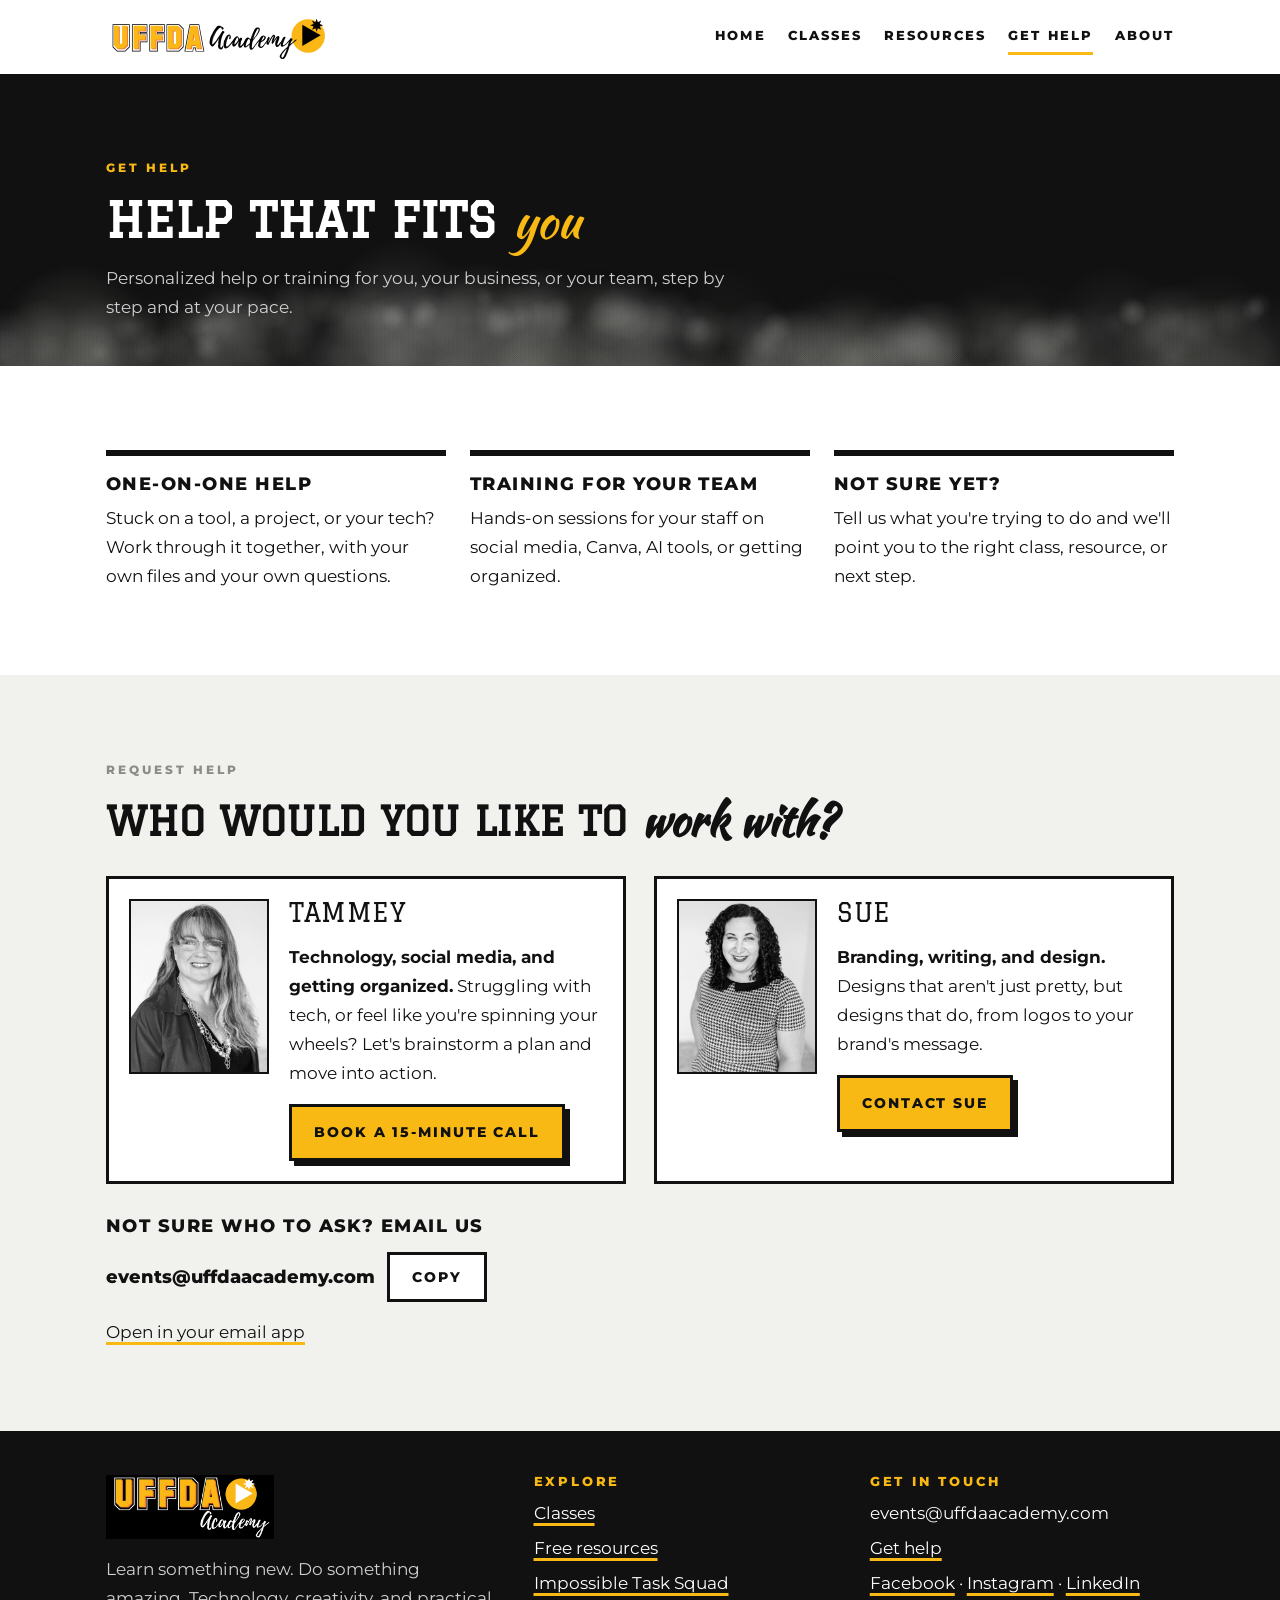
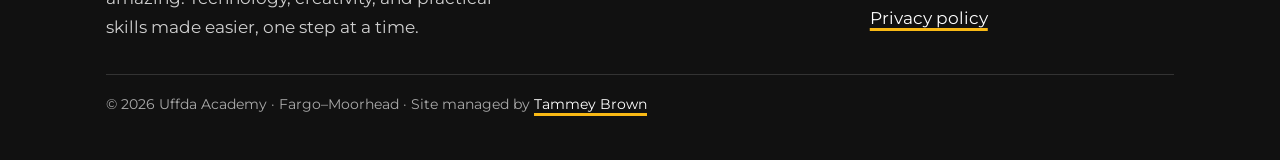
<file: get-help.html>
<!doctype html>
<html lang="en">
<head>
<meta charset="utf-8">
<meta name="viewport" content="width=device-width, initial-scale=1, viewport-fit=cover">
<title>Get Help · Uffda Academy</title>
<meta name="claude:viewport-fit-sides" content="cover">
<meta name="description" content="Request personalized help or training from Uffda Academy.">
<meta property="og:title" content="Get Help · Uffda Academy">
<meta property="og:description" content="Request personalized help or training from Uffda Academy.">
<meta property="og:site_name" content="Uffda Academy">

<link rel="icon" href="wp-content/uploads/2022/08/cropped-cropped-Uffda-Academy-ICON-1-270x270.png">
<link rel="preconnect" href="https://fonts.googleapis.com">
<link rel="preconnect" href="https://fonts.gstatic.com" crossorigin>
<link rel="stylesheet" href="https://fonts.googleapis.com/css2?family=Anton&family=Graduate&family=Kaushan+Script&family=Montserrat:ital,wght@0,400;0,500;0,600;0,700;0,800;0,900;1,400&display=swap">
<link rel="stylesheet" href="style.css">
</head>
<body>
<header class="site-header">
  <div class="wrap">
    <a class="logo" href="index.html"><img src="wp-content/uploads/2022/08/UffdaAcademy-Horizontal.svg" alt="Uffda Academy" width="260" height="53"></a>
    <nav class="nav" aria-label="Main"><a href="index.html">Home</a><a href="classes.html">Classes</a><a href="resources.html">Resources</a><a href="get-help.html" aria-current="page">Get Help</a><a href="about.html">About</a></nav>
  </div>
</header>
<main>
<header class="article-head band-ink on-ink inked" data-ink="edge" data-ink-seed="13"><div class="wrap"><div class="stack">
  <span class="eyebrow">Get help</span><h1>Help that fits <span class="script gold">you</span></h1>
  <p style="color:#CFCFCF;max-width:58ch">Personalized help or training for you, your business, or your team, step by step and at your pace.</p>
</div></div></header>
<section><div class="wrap stack-lg">
  <div class="help-grid">
    <div class="help-card"><h3>One-on-one help</h3><p>Stuck on a tool, a project, or your tech? Work through it together, with your own files and your own questions.</p></div>
    <div class="help-card"><h3>Training for your team</h3><p>Hands-on sessions for your staff on social media, Canva, AI tools, or getting organized.</p></div>
    <div class="help-card"><h3>Not sure yet?</h3><p>Tell us what you're trying to do and we'll point you to the right class, resource, or next step.</p></div>
  </div>
</div></section>
<section class="band-mist"><div class="wrap stack-lg">
  <div class="stack"><span class="eyebrow">Request help</span><h2>Who would you like to <span class="accent">work with?</span></h2></div>
  <div class="helpers">
    <div class="helper">
      <img src="wp-content/uploads/2022/12/UA22-30-scaled.jpg" alt="Tammey" loading="lazy">
      <div class="stack">
        <h3>Tammey</h3>
        <p><strong>Technology, social media, and getting organized.</strong> Struggling with tech, or feel like you're spinning your wheels? Let's brainstorm a plan and move into action.</p>
        <div class="actions"><a class="btn btn-gold" href="https://calendar.app.google/PtwzU3Zmm2dFBqB67">Book a 15-minute call</a></div>
      </div>
    </div>
    <div class="helper">
      <img src="wp-content/uploads/2022/12/UA22-21-scaled.jpg" alt="Sue" loading="lazy">
      <div class="stack">
        <h3>Sue</h3>
        <p><strong>Branding, writing, and design.</strong> Designs that aren't just pretty, but designs that do, from logos to your brand's message.</p>
        <div class="actions"><a class="btn btn-gold" href="https://www.designsthatdo.com/contact">Contact Sue</a></div>
      </div>
    </div>
  </div>
  <div class="stack">
    <h3>Not sure who to ask? Email us</h3>
    <div class="copy-row"><code>events@uffdaacademy.com</code><button type="button" class="btn" data-copy="events@uffdaacademy.com">Copy</button></div>
    <p><a href="mailto:events@uffdaacademy.com">Open in your email app</a></p>
  </div>
</div></section>
</main>
<footer class="site-footer">
  <div class="wrap">
    <div class="stack">
      <a class="logo" href="index.html"><img src="wp-content/uploads/2023/01/cropped-UFFDA-Logo-White-lettering2.png" alt="Uffda Academy" width="210" height="80"></a>
      <p style="color:#CFCFCF">Learn something new. Do something amazing. Technology, creativity, and practical skills made easier, one step at a time.</p>
    </div>
    <div>
      <h4>Explore</h4>
      <ul>
        <li><a href="classes.html">Classes</a></li>
        <li><a href="resources.html">Free resources</a></li>
        <li><a href="squad.html">Impossible Task Squad</a></li>
      </ul>
    </div>
    <div>
      <h4>Get in touch</h4>
      <ul>
        <li>events@uffdaacademy.com</li>
        <li><a href="get-help.html">Get help</a></li>
        <li><a href="https://www.facebook.com/UffdaAcademy">Facebook</a> · <a href="https://www.instagram.com/uffdaacademy/">Instagram</a> · <a href="https://www.linkedin.com/company/uffdaacademy">LinkedIn</a></li>
        <li><a href="privacy-policy.html">Privacy policy</a></li>
      </ul>
    </div>
    <p class="fine">© <span data-year>2026</span> Uffda Academy · Fargo–Moorhead · Site managed by <a href="https://tammeybrown.com">Tammey Brown</a></p>
  </div>
</footer>
<script src="site.js"></script>
<script>document.querySelectorAll('[data-year]').forEach(function(e){e.textContent=new Date().getFullYear()})</script>
</body>
</html>
</file>
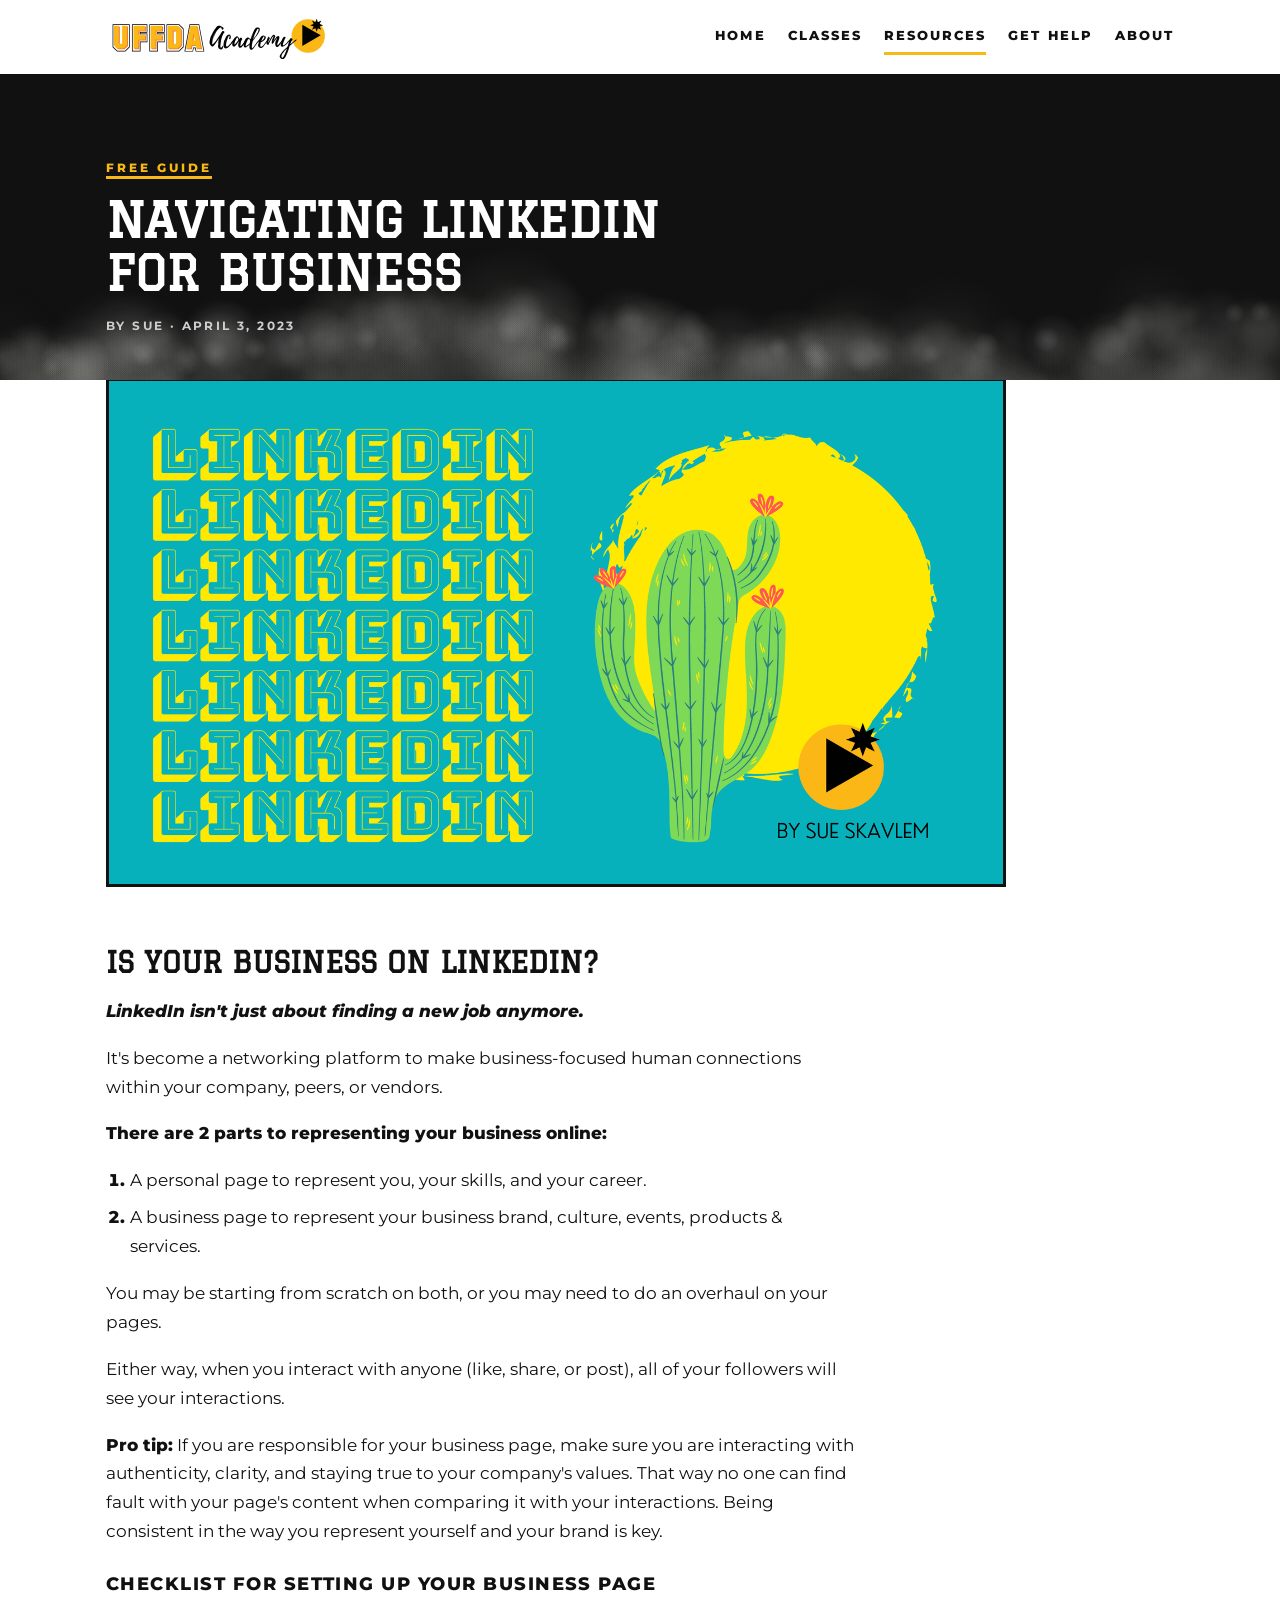
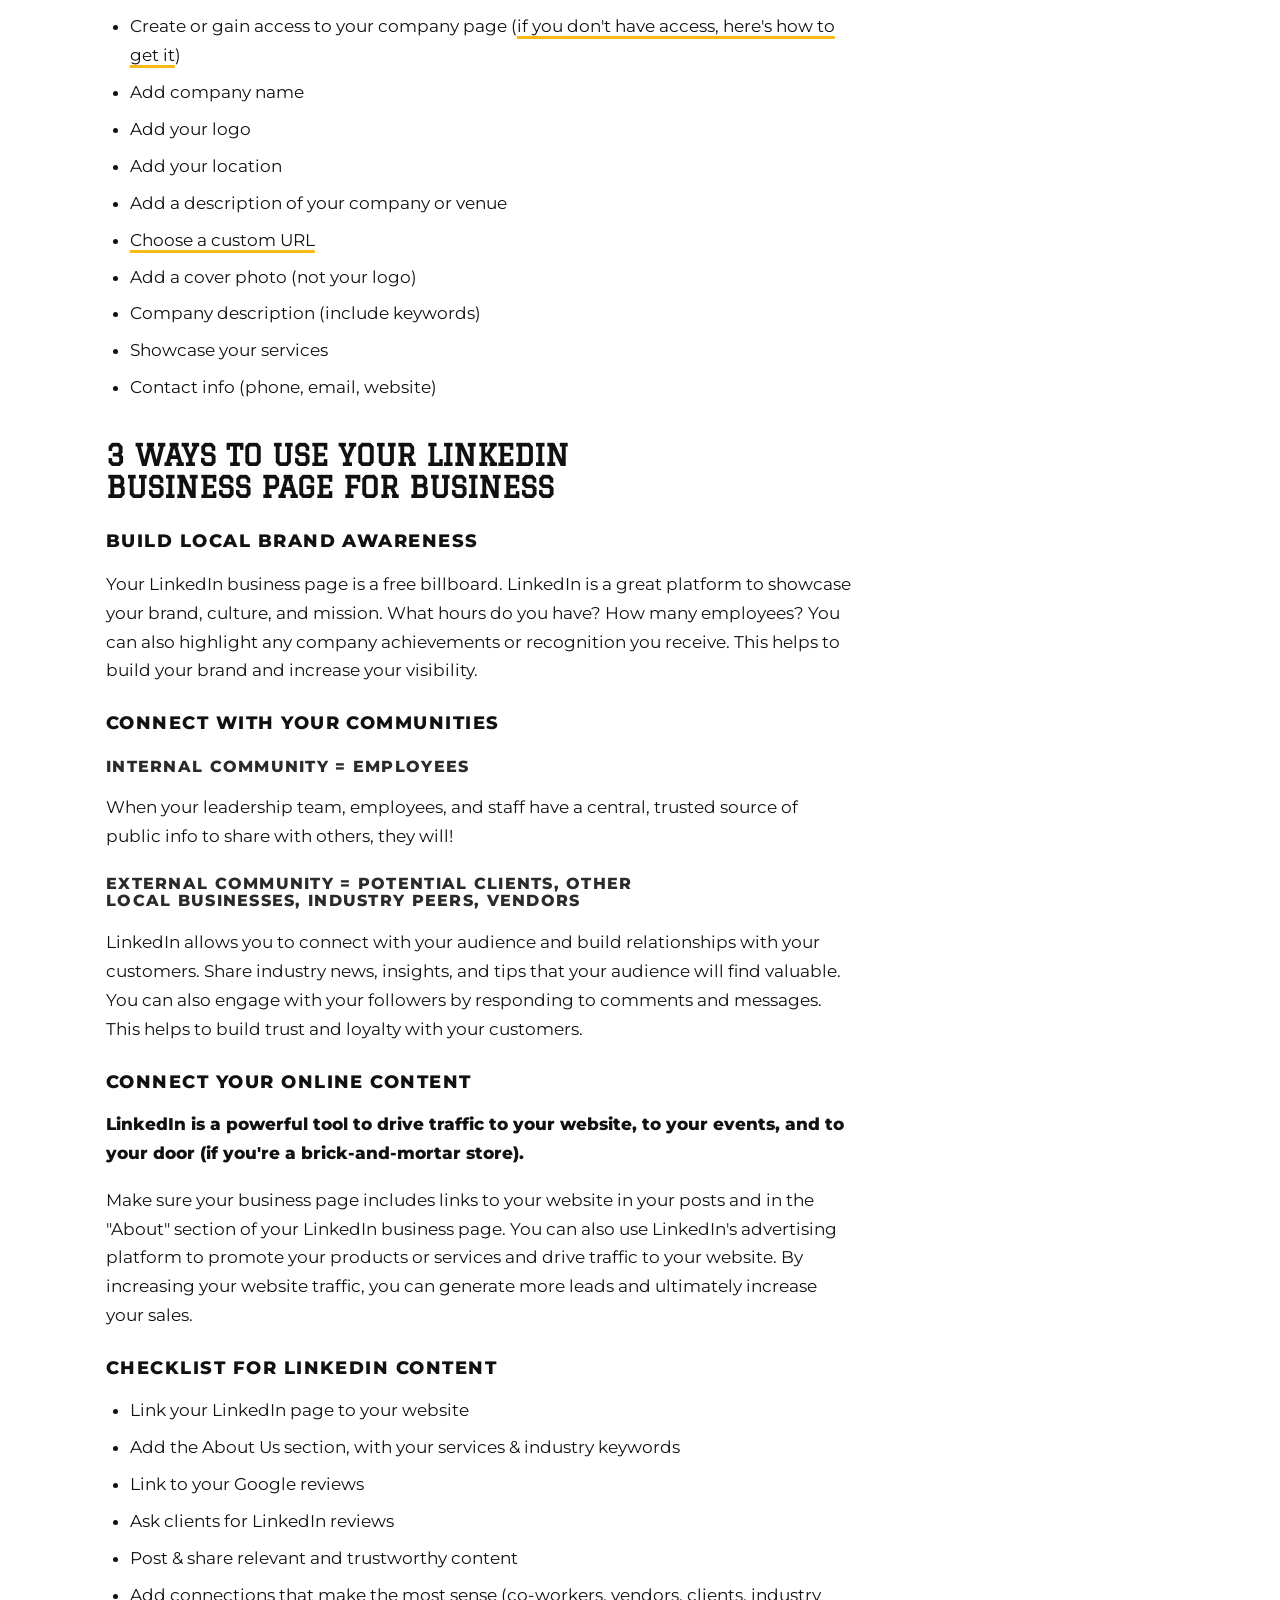
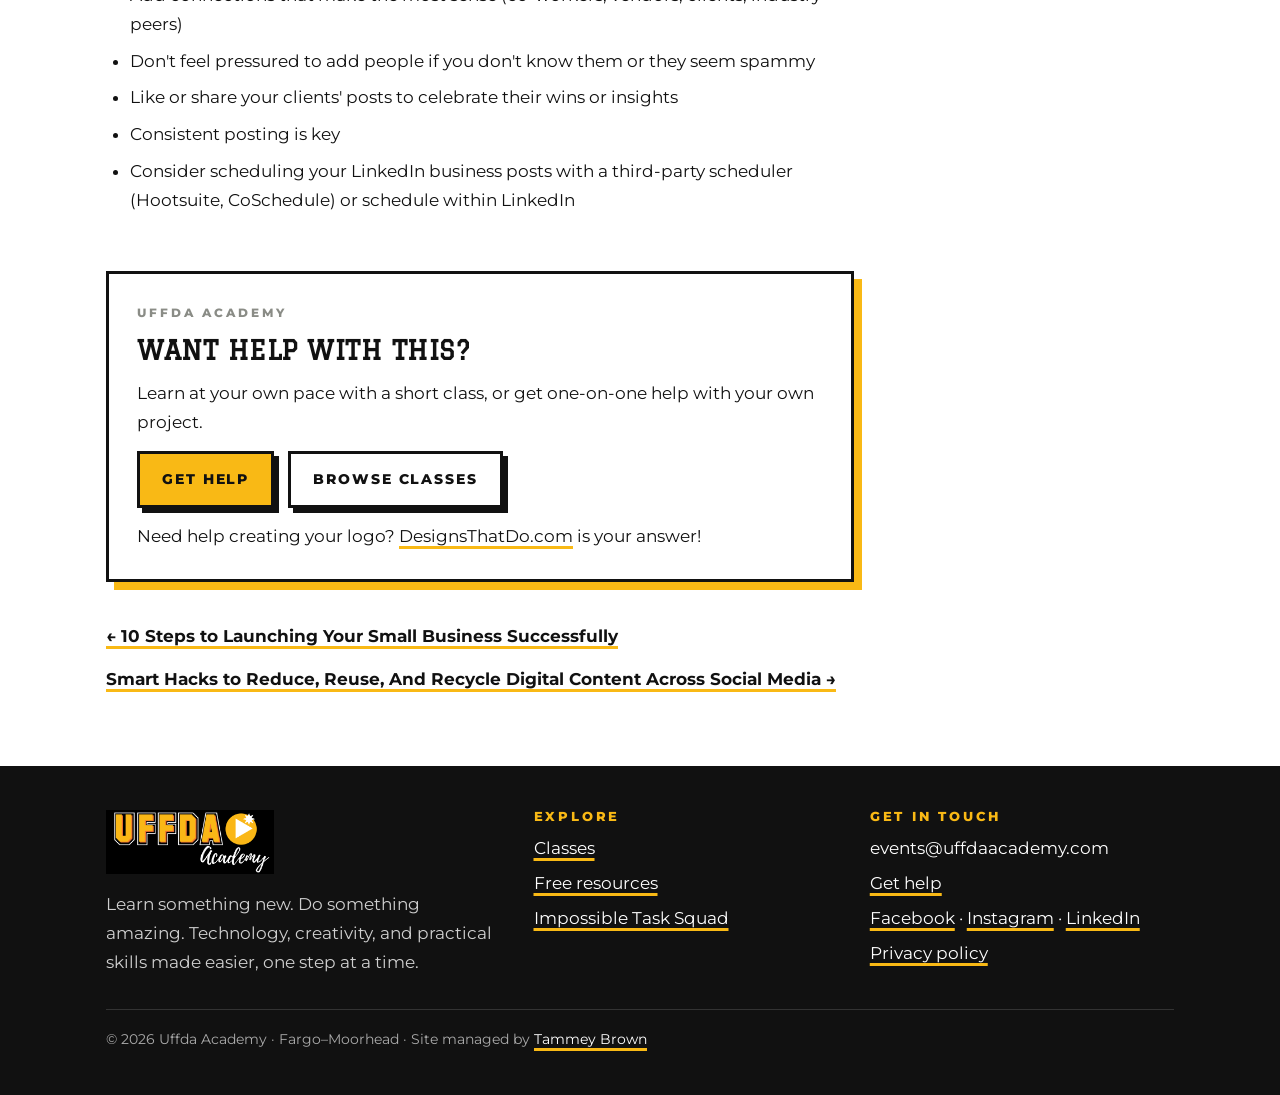
<file: navigating-linkedin-for-business.html>
<!doctype html>
<html lang="en">
<head>
<meta charset="utf-8">
<meta name="viewport" content="width=device-width, initial-scale=1, viewport-fit=cover">
<title>Navigating LinkedIn for Business · Uffda Academy</title>
<meta name="claude:viewport-fit-sides" content="cover">
<meta name="description" content="LinkedIn isn&#x27;t just for job hunting anymore. Set up and use your business page to build local awareness and real connections.">
<meta property="og:title" content="Navigating LinkedIn for Business · Uffda Academy">
<meta property="og:description" content="LinkedIn isn&#x27;t just for job hunting anymore. Set up and use your business page to build local awareness and real connections.">
<meta property="og:site_name" content="Uffda Academy">
<meta property="og:image" content="https://uffdaacademy.com/wp-content/uploads/2023/04/Navigating-LinkedIn-Uffda-Blog.png">
<link rel="icon" href="wp-content/uploads/2022/08/cropped-cropped-Uffda-Academy-ICON-1-270x270.png">
<link rel="preconnect" href="https://fonts.googleapis.com">
<link rel="preconnect" href="https://fonts.gstatic.com" crossorigin>
<link rel="stylesheet" href="https://fonts.googleapis.com/css2?family=Anton&family=Graduate&family=Kaushan+Script&family=Montserrat:ital,wght@0,400;0,500;0,600;0,700;0,800;0,900;1,400&display=swap">
<link rel="stylesheet" href="style.css">
</head>
<body>
<header class="site-header">
  <div class="wrap">
    <a class="logo" href="index.html"><img src="wp-content/uploads/2022/08/UffdaAcademy-Horizontal.svg" alt="Uffda Academy" width="260" height="53"></a>
    <nav class="nav" aria-label="Main"><a href="index.html">Home</a><a href="classes.html">Classes</a><a href="resources.html" aria-current="page">Resources</a><a href="get-help.html">Get Help</a><a href="about.html">About</a></nav>
  </div>
</header>
<main>
<header class="article-head band-ink on-ink inked" data-ink="edge" data-ink-seed="4"><div class="wrap"><div class="stack">
    <a class="eyebrow" href="resources.html" style="background:none">Free guide</a>
    <h1>Navigating LinkedIn for Business</h1>
    <p class="meta">By Sue · April 3, 2023</p>
  </div></div></header>
<article><div class="wrap" style="padding-block:0 72px">
  <div class="article-hero"><img src="wp-content/uploads/2023/04/Navigating-LinkedIn-Uffda-Blog.png" alt=""></div>
  <div class="prose">
<h2>Is Your Business on LinkedIn?</h2>
<p><strong><em>LinkedIn isn't just about finding a new job anymore.</em></strong></p>
<p>It's become a networking platform to make business-focused human connections within your company, peers, or vendors.</p>
<p><strong>There are 2 parts to representing your business online:</strong></p>
<ol>
<li>A personal page to represent you, your skills, and your career.</li>
<li>A business page to represent your business brand, culture, events, products &amp; services.</li>
</ol>
<p>You may be starting from scratch on both, or you may need to do an overhaul on your pages.</p>
<p>Either way, when you interact with anyone (like, share, or post), all of your followers will see your interactions.</p>
<p><strong>Pro tip:</strong> If you are responsible for your business page, make sure you are interacting with authenticity, clarity, and staying true to your company's values. That way no one can find fault with your page's content when comparing it with your interactions. Being consistent in the way you represent yourself and your brand is key.</p>
<h3>Checklist for Setting Up Your Business Page</h3>
<ul>
<li>Create or gain access to your company page (<a href="https://www.linkedin.com/help/linkedin/answer/a569092/request-admin-access-to-a-linkedin-page?lang=en">if you don't have access, here's how to get it</a>)</li>
<li>Add company name</li>
<li>Add your logo</li>
<li>Add your location</li>
<li>Add a description of your company or venue</li>
<li><a href="https://www.linkedin.com/help/linkedin/answer/a570177">Choose a custom URL</a></li>
<li>Add a cover photo (not your logo)</li>
<li>Company description (include keywords)</li>
<li>Showcase your services</li>
<li>Contact info (phone, email, website)</li>
</ul>
<h2>3 Ways To Use Your LinkedIn Business Page for Business</h2>
<h3>Build Local Brand Awareness</h3>
<p>Your LinkedIn business page is a free billboard. LinkedIn is a great platform to showcase your brand, culture, and mission. What hours do you have? How many employees? You can also highlight any company achievements or recognition you receive. This helps to build your brand and increase your visibility.</p>
<h3>Connect With Your Communities</h3>
<h4>Internal community = employees</h4>
<p>When your leadership team, employees, and staff have a central, trusted source of public info to share with others, they will!</p>
<h4>External community = potential clients, other local businesses, industry peers, vendors</h4>
<p>LinkedIn allows you to connect with your audience and build relationships with your customers. Share industry news, insights, and tips that your audience will find valuable. You can also engage with your followers by responding to comments and messages. This helps to build trust and loyalty with your customers.</p>
<h3>Connect Your Online Content</h3>
<p><strong>LinkedIn is a powerful tool to drive traffic to your website, to your events, and to your door (if you're a brick-and-mortar store).</strong></p>
<p>Make sure your business page includes links to your website in your posts and in the "About" section of your LinkedIn business page. You can also use LinkedIn's advertising platform to promote your products or services and drive traffic to your website. By increasing your website traffic, you can generate more leads and ultimately increase your sales.</p>
<h3>Checklist for LinkedIn Content</h3>
<ul>
<li>Link your LinkedIn page to your website</li>
<li>Add the About Us section, with your services &amp; industry keywords</li>
<li>Link to your Google reviews</li>
<li>Ask clients for LinkedIn reviews</li>
<li>Post &amp; share relevant and trustworthy content</li>
<li>Add connections that make the most sense (co-workers, vendors, clients, industry peers)</li>
<li>Don't feel pressured to add people if you don't know them or they seem spammy</li>
<li>Like or share your clients' posts to celebrate their wins or insights</li>
<li>Consistent posting is key</li>
<li>Consider scheduling your LinkedIn business posts with a third-party scheduler (Hootsuite, CoSchedule) or schedule within LinkedIn</li>
</ul>
</div>
  <div class="post-cta">
  <span class="eyebrow">Uffda Academy</span>
  <h3>Want help with this?</h3>
  <p>Learn at your own pace with a short class, or get one-on-one help with your own project.</p>
  <div class="actions"><a class="btn btn-gold" href="get-help.html">Get help</a><a class="btn" href="classes.html">Browse classes</a></div>
  <p class="note">Need help creating your logo? <a href="https://www.designsthatdo.com/logos">DesignsThatDo.com</a> is your answer!</p>
</div>
  <nav class="post-nav" aria-label="More posts"><a href="10-essential-steps-to-launching-your-small-business-successfully.html">← 10 Steps to Launching Your Small Business Successfully</a><a href="smart-hacks-to-reduce-reuse-and-recycle-digital-content-across-social-media.html">Smart Hacks to Reduce, Reuse, And Recycle Digital Content Across Social Media →</a></nav>
</div></article>
</main>
<footer class="site-footer">
  <div class="wrap">
    <div class="stack">
      <a class="logo" href="index.html"><img src="wp-content/uploads/2023/01/cropped-UFFDA-Logo-White-lettering2.png" alt="Uffda Academy" width="210" height="80"></a>
      <p style="color:#CFCFCF">Learn something new. Do something amazing. Technology, creativity, and practical skills made easier, one step at a time.</p>
    </div>
    <div>
      <h4>Explore</h4>
      <ul>
        <li><a href="classes.html">Classes</a></li>
        <li><a href="resources.html">Free resources</a></li>
        <li><a href="squad.html">Impossible Task Squad</a></li>
      </ul>
    </div>
    <div>
      <h4>Get in touch</h4>
      <ul>
        <li>events@uffdaacademy.com</li>
        <li><a href="get-help.html">Get help</a></li>
        <li><a href="https://www.facebook.com/UffdaAcademy">Facebook</a> · <a href="https://www.instagram.com/uffdaacademy/">Instagram</a> · <a href="https://www.linkedin.com/company/uffdaacademy">LinkedIn</a></li>
        <li><a href="privacy-policy.html">Privacy policy</a></li>
      </ul>
    </div>
    <p class="fine">© <span data-year>2026</span> Uffda Academy · Fargo–Moorhead · Site managed by <a href="https://tammeybrown.com">Tammey Brown</a></p>
  </div>
</footer>
<script src="site.js"></script>
<script>document.querySelectorAll('[data-year]').forEach(function(e){e.textContent=new Date().getFullYear()})</script>
</body>
</html>
</file>
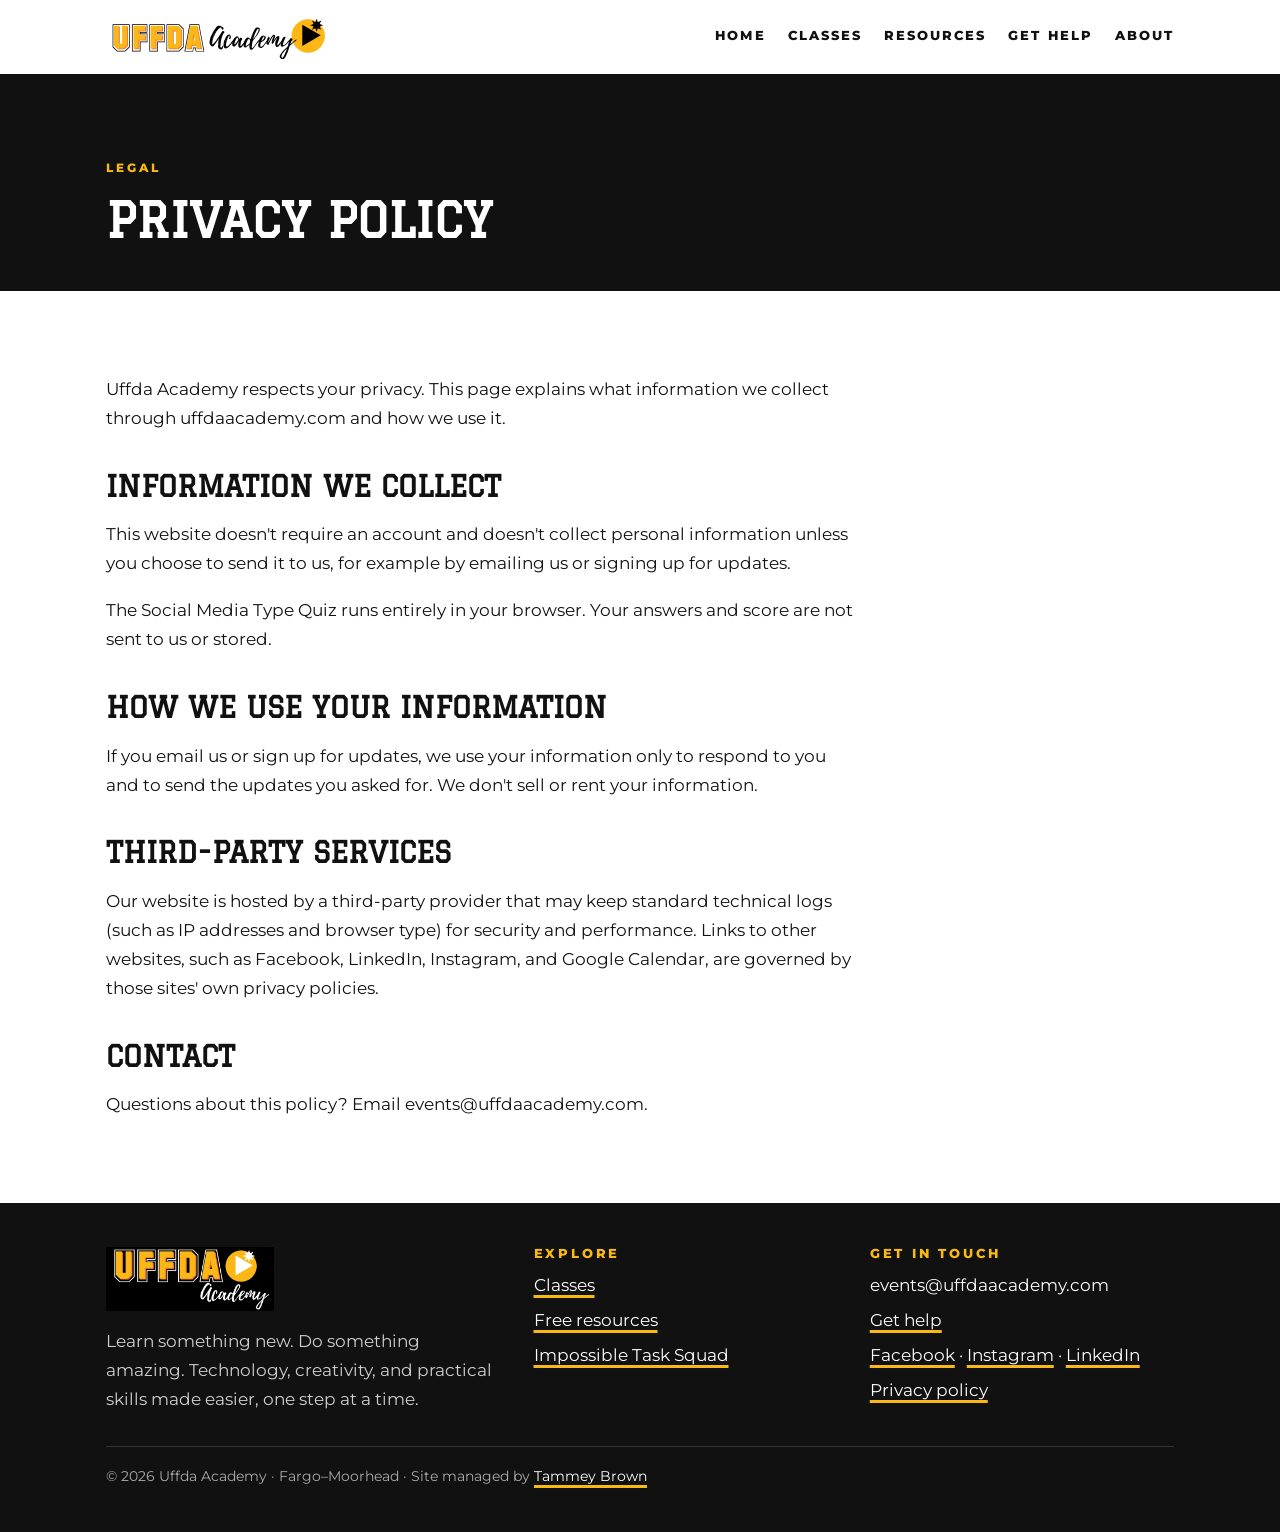
<file: privacy-policy.html>
<!doctype html>
<html lang="en">
<head>
<meta charset="utf-8">
<meta name="viewport" content="width=device-width, initial-scale=1, viewport-fit=cover">
<title>Privacy Policy · Uffda Academy</title>
<meta name="claude:viewport-fit-sides" content="cover">
<meta name="description" content="How Uffda Academy handles your information.">
<meta property="og:title" content="Privacy Policy · Uffda Academy">
<meta property="og:description" content="How Uffda Academy handles your information.">
<meta property="og:site_name" content="Uffda Academy">

<link rel="icon" href="wp-content/uploads/2022/08/cropped-cropped-Uffda-Academy-ICON-1-270x270.png">
<link rel="preconnect" href="https://fonts.googleapis.com">
<link rel="preconnect" href="https://fonts.gstatic.com" crossorigin>
<link rel="stylesheet" href="https://fonts.googleapis.com/css2?family=Anton&family=Graduate&family=Kaushan+Script&family=Montserrat:ital,wght@0,400;0,500;0,600;0,700;0,800;0,900;1,400&display=swap">
<link rel="stylesheet" href="style.css">
</head>
<body>
<header class="site-header">
  <div class="wrap">
    <a class="logo" href="index.html"><img src="wp-content/uploads/2022/08/UffdaAcademy-Horizontal.svg" alt="Uffda Academy" width="260" height="53"></a>
    <nav class="nav" aria-label="Main"><a href="index.html">Home</a><a href="classes.html">Classes</a><a href="resources.html">Resources</a><a href="get-help.html">Get Help</a><a href="about.html">About</a></nav>
  </div>
</header>
<main>
<header class="article-head band-ink on-ink"><div class="wrap"><div class="stack"><span class="eyebrow">Legal</span><h1>Privacy Policy</h1></div></div></header>
<section><div class="wrap"><div class="prose" style="margin-top:0">
    <p>Uffda Academy respects your privacy. This page explains what information we collect through uffdaacademy.com and how we use it.</p>
    <h2>Information we collect</h2>
    <p>This website doesn't require an account and doesn't collect personal information unless you choose to send it to us, for example by emailing us or signing up for updates.</p>
    <p>The Social Media Type Quiz runs entirely in your browser. Your answers and score are not sent to us or stored.</p>
    <h2>How we use your information</h2>
    <p>If you email us or sign up for updates, we use your information only to respond to you and to send the updates you asked for. We don't sell or rent your information.</p>
    <h2>Third-party services</h2>
    <p>Our website is hosted by a third-party provider that may keep standard technical logs (such as IP addresses and browser type) for security and performance. Links to other websites, such as Facebook, LinkedIn, Instagram, and Google Calendar, are governed by those sites' own privacy policies.</p>
    <h2>Contact</h2>
    <p>Questions about this policy? Email events@uffdaacademy.com.</p>
</div></div></section>
</main>
<footer class="site-footer">
  <div class="wrap">
    <div class="stack">
      <a class="logo" href="index.html"><img src="wp-content/uploads/2023/01/cropped-UFFDA-Logo-White-lettering2.png" alt="Uffda Academy" width="210" height="80"></a>
      <p style="color:#CFCFCF">Learn something new. Do something amazing. Technology, creativity, and practical skills made easier, one step at a time.</p>
    </div>
    <div>
      <h4>Explore</h4>
      <ul>
        <li><a href="classes.html">Classes</a></li>
        <li><a href="resources.html">Free resources</a></li>
        <li><a href="squad.html">Impossible Task Squad</a></li>
      </ul>
    </div>
    <div>
      <h4>Get in touch</h4>
      <ul>
        <li>events@uffdaacademy.com</li>
        <li><a href="get-help.html">Get help</a></li>
        <li><a href="https://www.facebook.com/UffdaAcademy">Facebook</a> · <a href="https://www.instagram.com/uffdaacademy/">Instagram</a> · <a href="https://www.linkedin.com/company/uffdaacademy">LinkedIn</a></li>
        <li><a href="privacy-policy.html">Privacy policy</a></li>
      </ul>
    </div>
    <p class="fine">© <span data-year>2026</span> Uffda Academy · Fargo–Moorhead · Site managed by <a href="https://tammeybrown.com">Tammey Brown</a></p>
  </div>
</footer>
<script src="site.js"></script>
<script>document.querySelectorAll('[data-year]').forEach(function(e){e.textContent=new Date().getFullYear()})</script>
</body>
</html>
</file>
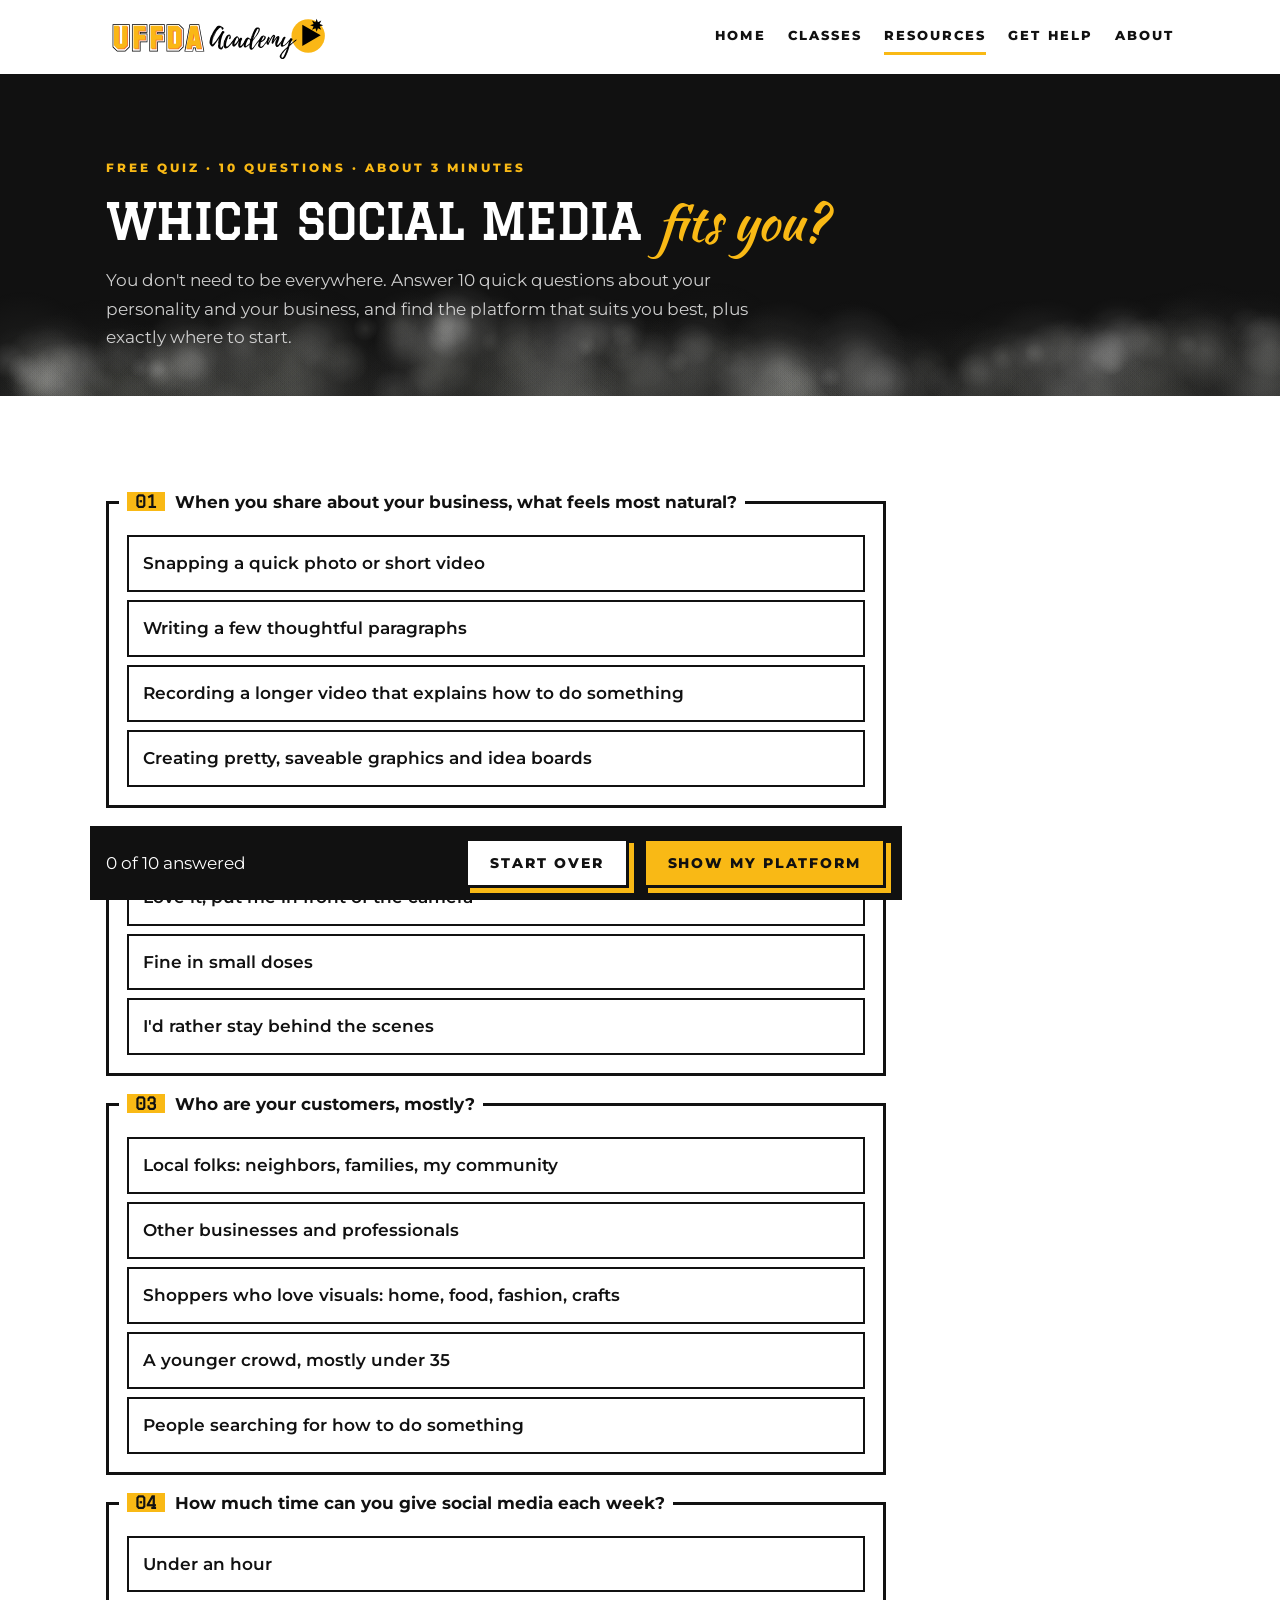
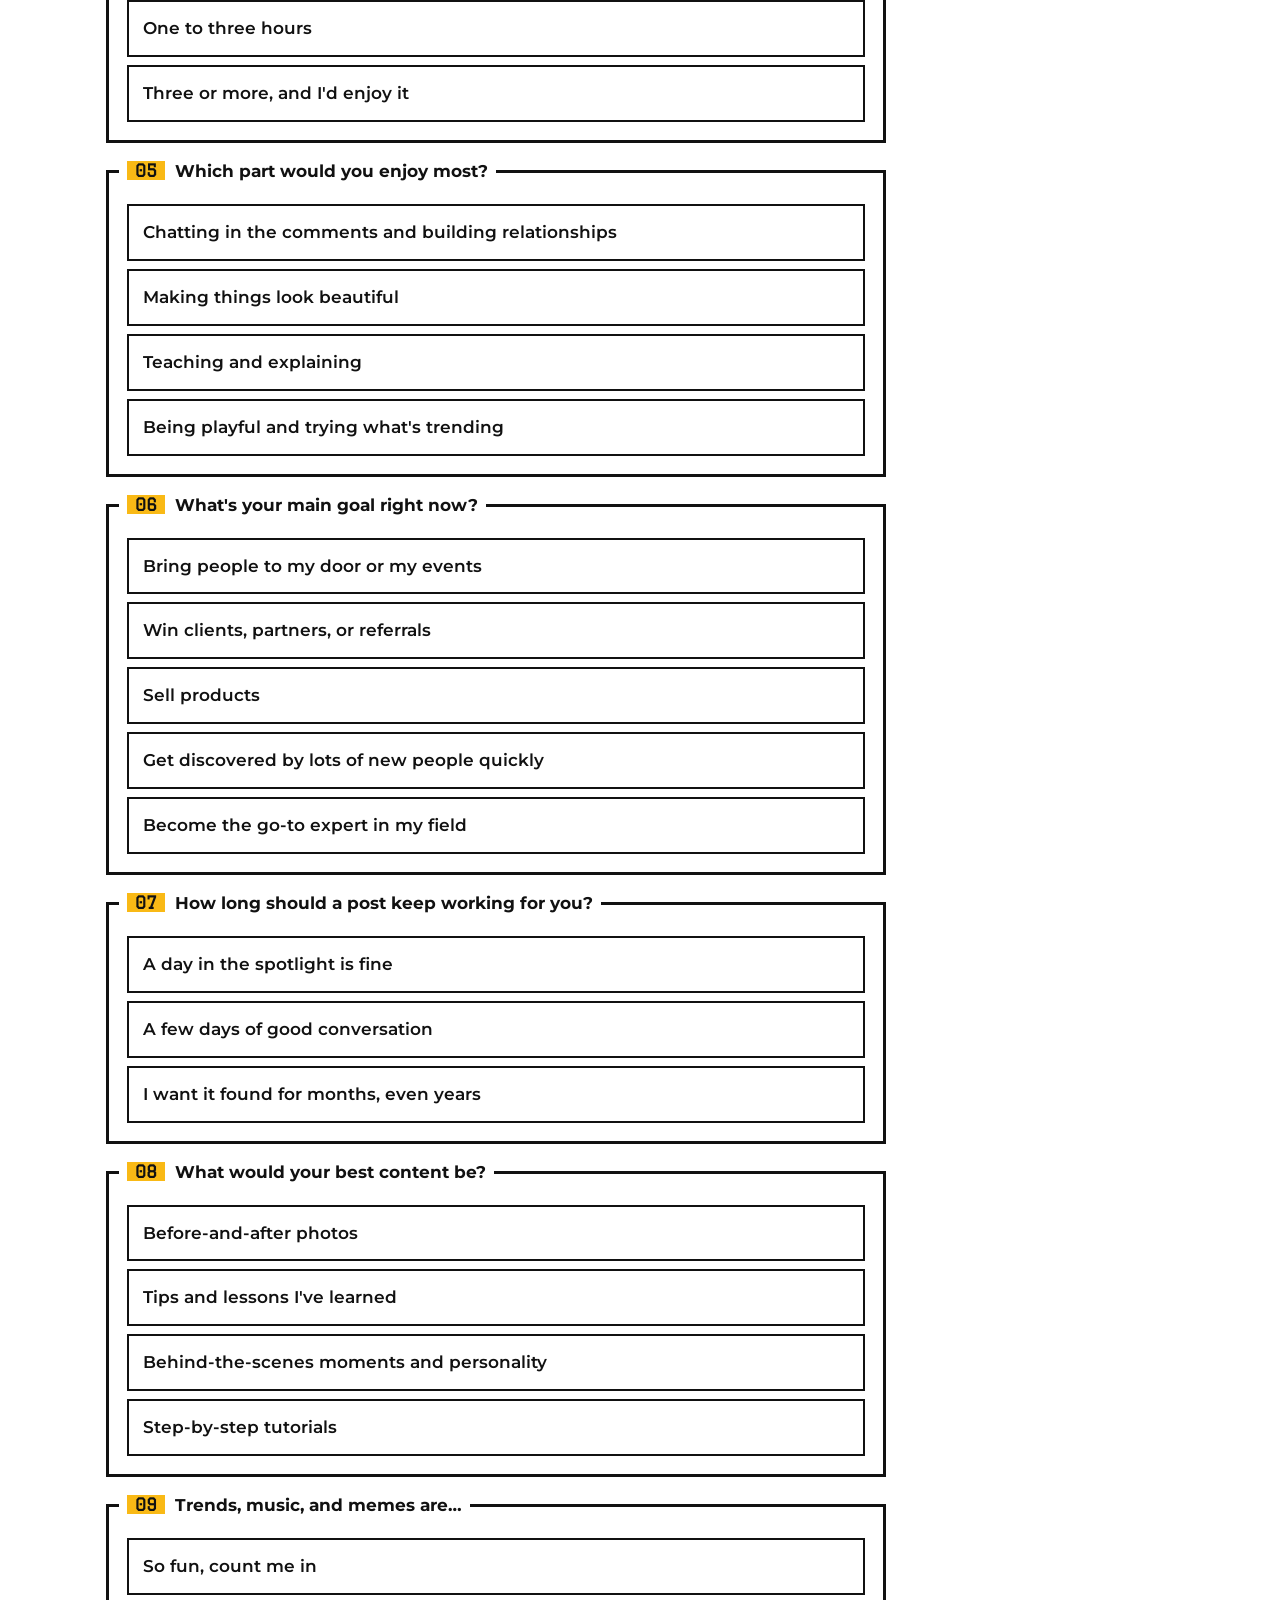
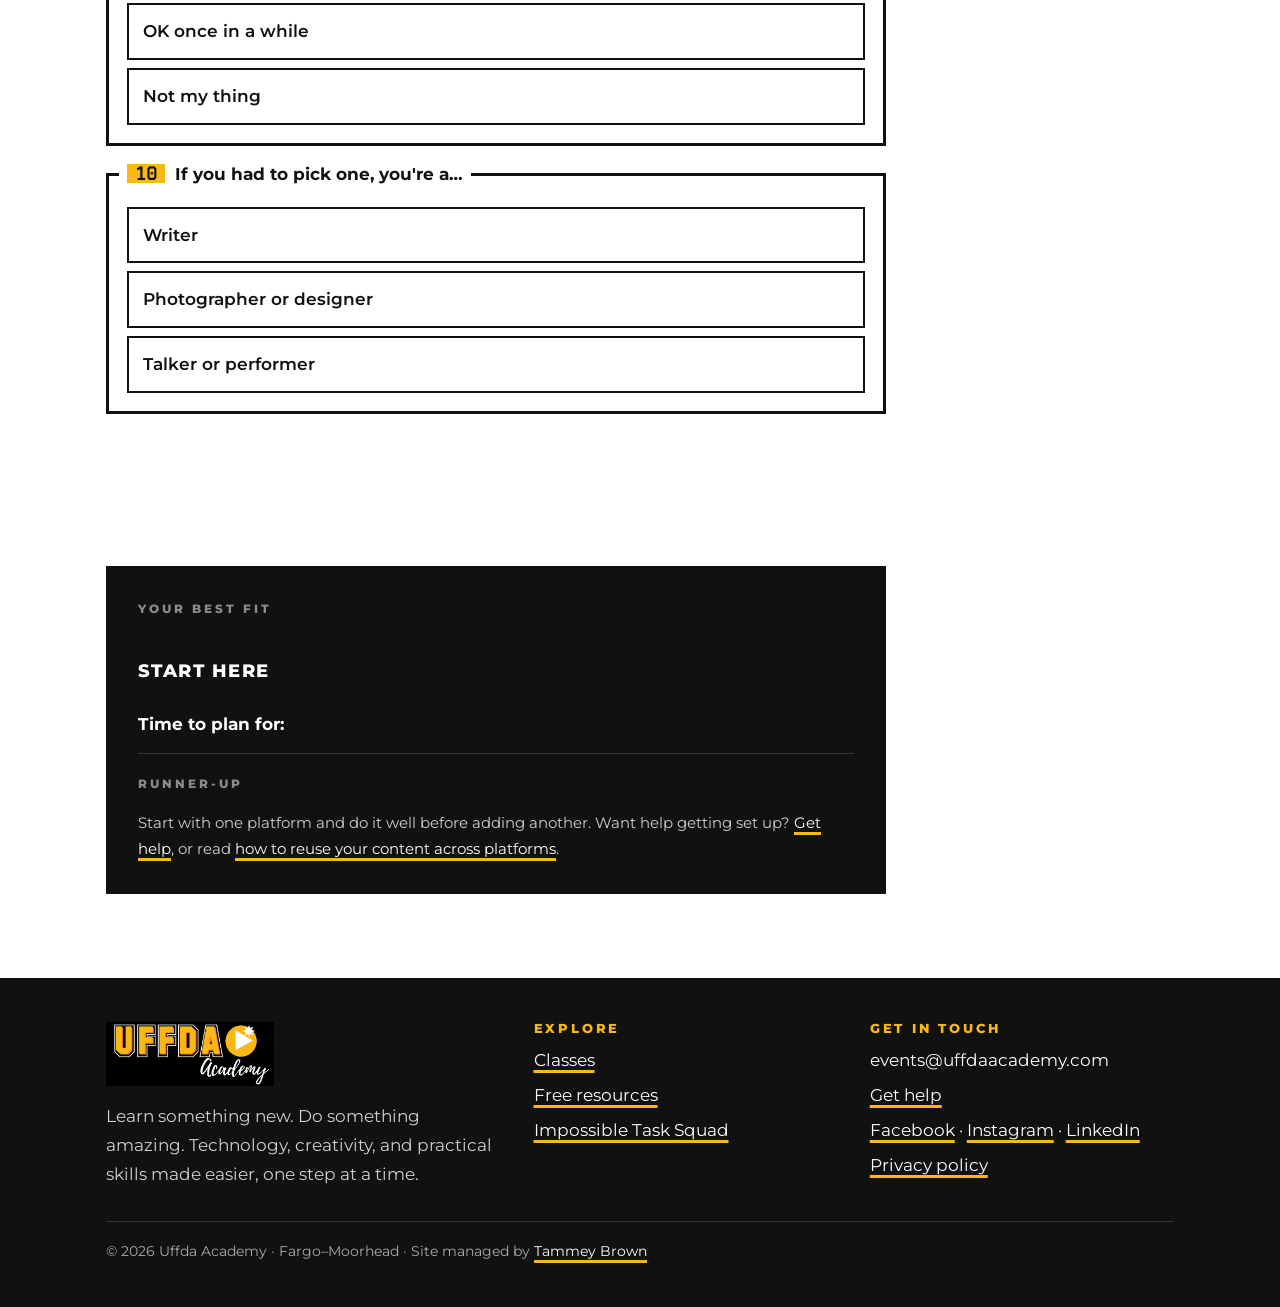
<file: quiz-social-media-type.html>
<!doctype html>
<html lang="en">
<head>
<meta charset="utf-8">
<meta name="viewport" content="width=device-width, initial-scale=1, viewport-fit=cover">
<title>Which Social Media Fits You? · Uffda Academy</title>
<meta name="claude:viewport-fit-sides" content="cover">
<meta name="description" content="A free 10-question quiz that matches your personality and business to the social media platform that suits you best, with steps to get started.">
<meta property="og:title" content="Which Social Media Fits You? · Uffda Academy">
<meta property="og:description" content="A free 10-question quiz that matches your personality and business to the social media platform that suits you best, with steps to get started.">
<meta property="og:site_name" content="Uffda Academy">

<link rel="icon" href="wp-content/uploads/2022/08/cropped-cropped-Uffda-Academy-ICON-1-270x270.png">
<link rel="preconnect" href="https://fonts.googleapis.com">
<link rel="preconnect" href="https://fonts.gstatic.com" crossorigin>
<link rel="stylesheet" href="https://fonts.googleapis.com/css2?family=Anton&family=Graduate&family=Kaushan+Script&family=Montserrat:ital,wght@0,400;0,500;0,600;0,700;0,800;0,900;1,400&display=swap">
<link rel="stylesheet" href="style.css">
</head>
<body>
<header class="site-header">
  <div class="wrap">
    <a class="logo" href="index.html"><img src="wp-content/uploads/2022/08/UffdaAcademy-Horizontal.svg" alt="Uffda Academy" width="260" height="53"></a>
    <nav class="nav" aria-label="Main"><a href="index.html">Home</a><a href="classes.html">Classes</a><a href="resources.html" aria-current="page">Resources</a><a href="get-help.html">Get Help</a><a href="about.html">About</a></nav>
  </div>
</header>
<main>
<header class="article-head band-ink on-ink inked" data-ink="edge" data-ink-seed="21"><div class="wrap"><div class="stack">
    <span class="eyebrow">Free quiz · 10 questions · about 3 minutes</span>
    <h1>Which social media <span class="script gold" style="font-size:1.05em">fits you?</span></h1>
    <p style="color:#CFCFCF;max-width:62ch">You don't need to be everywhere. Answer 10 quick questions about your personality and your business, and find the platform that suits you best, plus exactly where to start.</p>
  </div></div></header>
<section><div class="wrap stack-lg">
  <form class="quiz" id="quiz-form" novalidate>
    <fieldset class="q"><legend>When you share about your business, what feels most natural?</legend><div class="choices"><input type="radio" id="q1-0" name="q1" value="instagram tiktok"><label for="q1-0">Snapping a quick photo or short video</label><input type="radio" id="q1-1" name="q1" value="linkedin facebook"><label for="q1-1">Writing a few thoughtful paragraphs</label><input type="radio" id="q1-2" name="q1" value="youtube"><label for="q1-2">Recording a longer video that explains how to do something</label><input type="radio" id="q1-3" name="q1" value="pinterest"><label for="q1-3">Creating pretty, saveable graphics and idea boards</label></div></fieldset><fieldset class="q"><legend>How do you feel about being on camera?</legend><div class="choices"><input type="radio" id="q2-0" name="q2" value="tiktok youtube"><label for="q2-0">Love it, put me in front of the camera</label><input type="radio" id="q2-1" name="q2" value="instagram facebook"><label for="q2-1">Fine in small doses</label><input type="radio" id="q2-2" name="q2" value="linkedin pinterest facebook"><label for="q2-2">I&#x27;d rather stay behind the scenes</label></div></fieldset><fieldset class="q"><legend>Who are your customers, mostly?</legend><div class="choices"><input type="radio" id="q3-0" name="q3" value="facebook"><label for="q3-0">Local folks: neighbors, families, my community</label><input type="radio" id="q3-1" name="q3" value="linkedin"><label for="q3-1">Other businesses and professionals</label><input type="radio" id="q3-2" name="q3" value="instagram pinterest"><label for="q3-2">Shoppers who love visuals: home, food, fashion, crafts</label><input type="radio" id="q3-3" name="q3" value="tiktok instagram"><label for="q3-3">A younger crowd, mostly under 35</label><input type="radio" id="q3-4" name="q3" value="youtube pinterest"><label for="q3-4">People searching for how to do something</label></div></fieldset><fieldset class="q"><legend>How much time can you give social media each week?</legend><div class="choices"><input type="radio" id="q4-0" name="q4" value="pinterest linkedin"><label for="q4-0">Under an hour</label><input type="radio" id="q4-1" name="q4" value="facebook instagram linkedin"><label for="q4-1">One to three hours</label><input type="radio" id="q4-2" name="q4" value="tiktok youtube"><label for="q4-2">Three or more, and I&#x27;d enjoy it</label></div></fieldset><fieldset class="q"><legend>Which part would you enjoy most?</legend><div class="choices"><input type="radio" id="q5-0" name="q5" value="facebook linkedin"><label for="q5-0">Chatting in the comments and building relationships</label><input type="radio" id="q5-1" name="q5" value="pinterest instagram"><label for="q5-1">Making things look beautiful</label><input type="radio" id="q5-2" name="q5" value="youtube linkedin"><label for="q5-2">Teaching and explaining</label><input type="radio" id="q5-3" name="q5" value="tiktok"><label for="q5-3">Being playful and trying what&#x27;s trending</label></div></fieldset><fieldset class="q"><legend>What&#x27;s your main goal right now?</legend><div class="choices"><input type="radio" id="q6-0" name="q6" value="facebook"><label for="q6-0">Bring people to my door or my events</label><input type="radio" id="q6-1" name="q6" value="linkedin"><label for="q6-1">Win clients, partners, or referrals</label><input type="radio" id="q6-2" name="q6" value="instagram pinterest"><label for="q6-2">Sell products</label><input type="radio" id="q6-3" name="q6" value="tiktok"><label for="q6-3">Get discovered by lots of new people quickly</label><input type="radio" id="q6-4" name="q6" value="youtube linkedin"><label for="q6-4">Become the go-to expert in my field</label></div></fieldset><fieldset class="q"><legend>How long should a post keep working for you?</legend><div class="choices"><input type="radio" id="q7-0" name="q7" value="tiktok instagram"><label for="q7-0">A day in the spotlight is fine</label><input type="radio" id="q7-1" name="q7" value="facebook linkedin"><label for="q7-1">A few days of good conversation</label><input type="radio" id="q7-2" name="q7" value="pinterest youtube"><label for="q7-2">I want it found for months, even years</label></div></fieldset><fieldset class="q"><legend>What would your best content be?</legend><div class="choices"><input type="radio" id="q8-0" name="q8" value="instagram pinterest"><label for="q8-0">Before-and-after photos</label><input type="radio" id="q8-1" name="q8" value="linkedin facebook"><label for="q8-1">Tips and lessons I&#x27;ve learned</label><input type="radio" id="q8-2" name="q8" value="tiktok instagram"><label for="q8-2">Behind-the-scenes moments and personality</label><input type="radio" id="q8-3" name="q8" value="youtube pinterest"><label for="q8-3">Step-by-step tutorials</label></div></fieldset><fieldset class="q"><legend>Trends, music, and memes are…</legend><div class="choices"><input type="radio" id="q9-0" name="q9" value="tiktok instagram"><label for="q9-0">So fun, count me in</label><input type="radio" id="q9-1" name="q9" value="facebook instagram"><label for="q9-1">OK once in a while</label><input type="radio" id="q9-2" name="q9" value="linkedin pinterest youtube"><label for="q9-2">Not my thing</label></div></fieldset><fieldset class="q"><legend>If you had to pick one, you&#x27;re a…</legend><div class="choices"><input type="radio" id="q10-0" name="q10" value="linkedin facebook"><label for="q10-0">Writer</label><input type="radio" id="q10-1" name="q10" value="instagram pinterest"><label for="q10-1">Photographer or designer</label><input type="radio" id="q10-2" name="q10" value="tiktok youtube"><label for="q10-2">Talker or performer</label></div></fieldset>
    <div class="quiz-bar">
      <span id="quiz-progress" aria-live="polite">0 of 10 answered</span>
      <div class="actions"><button type="reset" class="btn">Start over</button><button type="submit" class="btn btn-gold">Show my platform</button></div>
    </div>
  </form>
  <div class="result" id="quiz-result" hidden aria-live="polite">
    <span class="eyebrow">Your best fit</span>
    <div class="type" data-type></div>
    <p data-why></p>
    <h3>Start here</h3>
    <ol data-start></ol>
    <p><strong>Time to plan for:</strong> <span data-time></span></p>
    <p data-guide hidden></p>
    <div class="runner"><span class="eyebrow">Runner-up</span> <strong data-runner></strong> <span data-runner-why></span></div>
    <p class="note">Start with one platform and do it well before adding another. Want help getting set up? <a href="get-help.html">Get help</a>, or read <a href="smart-hacks-to-reduce-reuse-and-recycle-digital-content-across-social-media.html">how to reuse your content across platforms</a>.</p>
  </div>
</div></section>
<script type="application/json" id="quiz-platforms">{"order": ["facebook", "instagram", "linkedin", "pinterest", "youtube", "tiktok"], "platforms": {"facebook": {"name": "Facebook", "why": "You're a relationship builder with a local heart. Facebook is where communities, neighbors, and groups gather, and it rewards conversation more than polish.", "start": ["Set up a business Page with your hours, location, and a clear cover photo.", "Post two or three times a week: local news, customer stories, and what's coming up.", "Create Events for anything people can attend, and join a local group or two to be helpful in."], "time": "1\u20132 hours a week", "guide": null}, "instagram": {"name": "Instagram", "why": "You think in pictures and like things to look good. Instagram is built for visual storytelling, from polished posts to quick behind-the-scenes Stories.", "start": ["Write a bio that says who you help and add a link to your website.", "Post your best photos and short Reels a few times a week.", "Use Stories for everyday behind-the-scenes moments; they don't need to be perfect."], "time": "2\u20133 hours a week", "guide": null}, "linkedin": {"name": "LinkedIn", "why": "You're thoughtful, professional, and good with words. LinkedIn rewards expertise and real relationships, and a few good posts go a long way.", "start": ["Polish your personal profile first, then set up a company Page.", "Share one helpful tip or lesson learned each week.", "Connect with clients, vendors, and local peers, and comment on their posts."], "time": "1 hour a week", "guide": ["navigating-linkedin-for-business.html", "Navigating LinkedIn for Business"]}, "tiktok": {"name": "TikTok", "why": "You're playful, comfortable on camera, and happy to try new things. TikTok can put a brand-new account in front of thousands of people quickly.", "start": ["Watch for a week to learn the style before you post.", "Film short, real videos: tips, behind-the-scenes, quick before-and-afters.", "Post consistently and reply to comments with new videos."], "time": "3+ hours a week", "guide": null}, "pinterest": {"name": "Pinterest", "why": "You're a visual planner who'd rather create once and let it keep working. Pinterest is really a search engine, and good pins send people to your website for months.", "start": ["Set up a business account and claim your website.", "Create boards for the topics your customers search for.", "Make tall, clear pin graphics (Canva is perfect) that link back to your site."], "time": "Under an hour a week", "guide": null}, "youtube": {"name": "YouTube", "why": "You love to teach and explain. YouTube is the world's how-to library, and a good tutorial can bring you new people for years.", "start": ["Make a list of the questions customers ask you most; each one is a video.", "Start simple: your phone, good light, and clear audio.", "Use titles that match what people type into search."], "time": "2\u20134 hours a week", "guide": null}}}</script>
</main>
<footer class="site-footer">
  <div class="wrap">
    <div class="stack">
      <a class="logo" href="index.html"><img src="wp-content/uploads/2023/01/cropped-UFFDA-Logo-White-lettering2.png" alt="Uffda Academy" width="210" height="80"></a>
      <p style="color:#CFCFCF">Learn something new. Do something amazing. Technology, creativity, and practical skills made easier, one step at a time.</p>
    </div>
    <div>
      <h4>Explore</h4>
      <ul>
        <li><a href="classes.html">Classes</a></li>
        <li><a href="resources.html">Free resources</a></li>
        <li><a href="squad.html">Impossible Task Squad</a></li>
      </ul>
    </div>
    <div>
      <h4>Get in touch</h4>
      <ul>
        <li>events@uffdaacademy.com</li>
        <li><a href="get-help.html">Get help</a></li>
        <li><a href="https://www.facebook.com/UffdaAcademy">Facebook</a> · <a href="https://www.instagram.com/uffdaacademy/">Instagram</a> · <a href="https://www.linkedin.com/company/uffdaacademy">LinkedIn</a></li>
        <li><a href="privacy-policy.html">Privacy policy</a></li>
      </ul>
    </div>
    <p class="fine">© <span data-year>2026</span> Uffda Academy · Fargo–Moorhead · Site managed by <a href="https://tammeybrown.com">Tammey Brown</a></p>
  </div>
</footer>
<script src="site.js"></script>
<script>document.querySelectorAll('[data-year]').forEach(function(e){e.textContent=new Date().getFullYear()})</script>
</body>
</html>
</file>
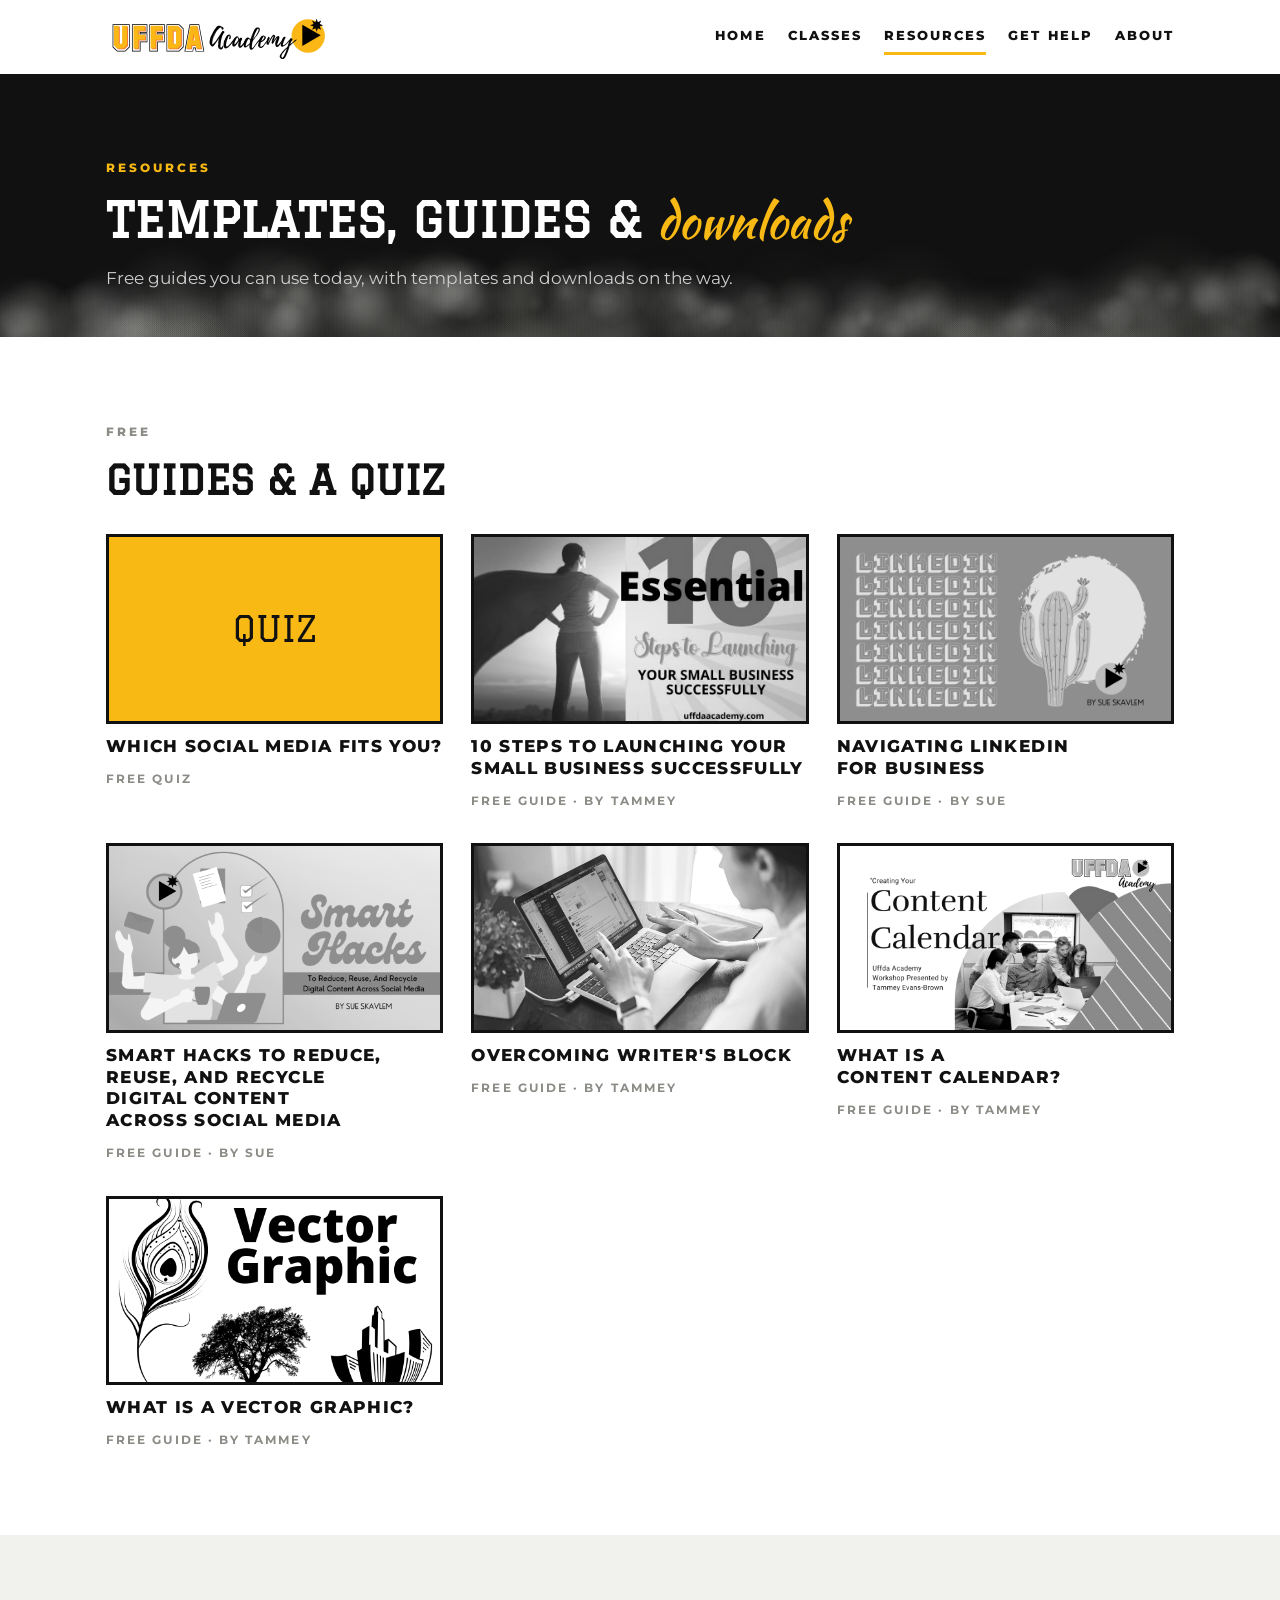
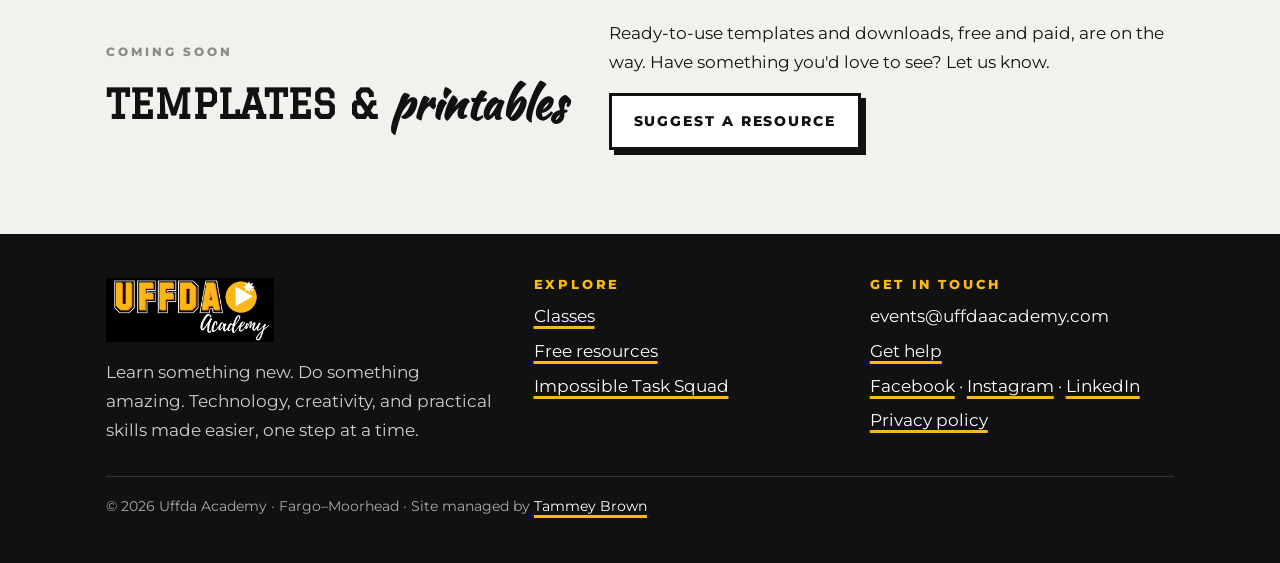
<file: resources.html>
<!doctype html>
<html lang="en">
<head>
<meta charset="utf-8">
<meta name="viewport" content="width=device-width, initial-scale=1, viewport-fit=cover">
<title>Resources · Uffda Academy</title>
<meta name="claude:viewport-fit-sides" content="cover">
<meta name="description" content="Free guides, a quiz, and templates from Uffda Academy for everyday learners and small business owners.">
<meta property="og:title" content="Resources · Uffda Academy">
<meta property="og:description" content="Free guides, a quiz, and templates from Uffda Academy for everyday learners and small business owners.">
<meta property="og:site_name" content="Uffda Academy">

<link rel="icon" href="wp-content/uploads/2022/08/cropped-cropped-Uffda-Academy-ICON-1-270x270.png">
<link rel="preconnect" href="https://fonts.googleapis.com">
<link rel="preconnect" href="https://fonts.gstatic.com" crossorigin>
<link rel="stylesheet" href="https://fonts.googleapis.com/css2?family=Anton&family=Graduate&family=Kaushan+Script&family=Montserrat:ital,wght@0,400;0,500;0,600;0,700;0,800;0,900;1,400&display=swap">
<link rel="stylesheet" href="style.css">
</head>
<body>
<header class="site-header">
  <div class="wrap">
    <a class="logo" href="index.html"><img src="wp-content/uploads/2022/08/UffdaAcademy-Horizontal.svg" alt="Uffda Academy" width="260" height="53"></a>
    <nav class="nav" aria-label="Main"><a href="index.html">Home</a><a href="classes.html">Classes</a><a href="resources.html" aria-current="page">Resources</a><a href="get-help.html">Get Help</a><a href="about.html">About</a></nav>
  </div>
</header>
<main>
<header class="article-head band-ink on-ink inked" data-ink="edge" data-ink-seed="17"><div class="wrap"><div class="stack">
  <span class="eyebrow">Resources</span><h1>Templates, guides &amp; <span class="script gold">downloads</span></h1>
  <p style="color:#CFCFCF;max-width:60ch">Free guides you can use today, with templates and downloads on the way.</p>
</div></div></header>
<section><div class="wrap stack-lg">
  <div class="stack"><span class="eyebrow">Free</span><h2>Guides &amp; a quiz</h2></div>
  <div class="post-grid"><a class="post-card" href="quiz-social-media-type.html">
  <div class="thumb"><div class="quiz-thumb"><span>QUIZ</span></div></div>
  <h3>Which Social Media Fits You?</h3><span class="by">Free quiz</span></a><a class="post-card" href="10-essential-steps-to-launching-your-small-business-successfully.html">
  <div class="thumb"><img src="wp-content/uploads/2023/10/10-Steps-to-Launch-Your-Small-Business.jpg" alt="" loading="lazy"></div>
  <h3>10 Steps to Launching Your Small Business Successfully</h3>
  <span class="by">Free guide · By Tammey</span>
</a><a class="post-card" href="navigating-linkedin-for-business.html">
  <div class="thumb"><img src="wp-content/uploads/2023/04/Navigating-LinkedIn-Uffda-Blog.png" alt="" loading="lazy"></div>
  <h3>Navigating LinkedIn for Business</h3>
  <span class="by">Free guide · By Sue</span>
</a><a class="post-card" href="smart-hacks-to-reduce-reuse-and-recycle-digital-content-across-social-media.html">
  <div class="thumb"><img src="wp-content/uploads/2023/01/Smart-Hacks-Uffda-Blog--1024x576.png" alt="" loading="lazy"></div>
  <h3>Smart Hacks to Reduce, Reuse, And Recycle Digital Content Across Social Media</h3>
  <span class="by">Free guide · By Sue</span>
</a><a class="post-card" href="write-when-feeling-inspired.html">
  <div class="thumb"><img src="wp-content/uploads/2022/08/telework-technology-laptop-6795505.jpg" alt="" loading="lazy"></div>
  <h3>Overcoming Writer&#x27;s Block</h3>
  <span class="by">Free guide · By Tammey</span>
</a><a class="post-card" href="what-is-a-content-calendar.html">
  <div class="thumb"><img src="wp-content/uploads/2023/03/Title-Page-1024x576.jpg" alt="" loading="lazy"></div>
  <h3>What is a Content Calendar?</h3>
  <span class="by">Free guide · By Tammey</span>
</a><a class="post-card" href="what-is-a-vector-graphic.html">
  <div class="thumb"><img src="wp-content/uploads/2022/06/Vector-Graphic.jpg" alt="" loading="lazy"></div>
  <h3>What is a Vector Graphic?</h3>
  <span class="by">Free guide · By Tammey</span>
</a></div>
</div></section>
<section class="band-mist"><div class="wrap split" style="align-items:center">
  <div class="stack"><span class="eyebrow">Coming soon</span><h2>Templates &amp; <span class="accent">printables</span></h2></div>
  <div class="stack">
    <p>Ready-to-use templates and downloads, free and paid, are on the way. Have something you'd love to see? Let us know.</p>
    <div class="actions"><a class="btn" href="get-help.html">Suggest a resource</a></div>
  </div>
</div></section>
</main>
<footer class="site-footer">
  <div class="wrap">
    <div class="stack">
      <a class="logo" href="index.html"><img src="wp-content/uploads/2023/01/cropped-UFFDA-Logo-White-lettering2.png" alt="Uffda Academy" width="210" height="80"></a>
      <p style="color:#CFCFCF">Learn something new. Do something amazing. Technology, creativity, and practical skills made easier, one step at a time.</p>
    </div>
    <div>
      <h4>Explore</h4>
      <ul>
        <li><a href="classes.html">Classes</a></li>
        <li><a href="resources.html">Free resources</a></li>
        <li><a href="squad.html">Impossible Task Squad</a></li>
      </ul>
    </div>
    <div>
      <h4>Get in touch</h4>
      <ul>
        <li>events@uffdaacademy.com</li>
        <li><a href="get-help.html">Get help</a></li>
        <li><a href="https://www.facebook.com/UffdaAcademy">Facebook</a> · <a href="https://www.instagram.com/uffdaacademy/">Instagram</a> · <a href="https://www.linkedin.com/company/uffdaacademy">LinkedIn</a></li>
        <li><a href="privacy-policy.html">Privacy policy</a></li>
      </ul>
    </div>
    <p class="fine">© <span data-year>2026</span> Uffda Academy · Fargo–Moorhead · Site managed by <a href="https://tammeybrown.com">Tammey Brown</a></p>
  </div>
</footer>
<script src="site.js"></script>
<script>document.querySelectorAll('[data-year]').forEach(function(e){e.textContent=new Date().getFullYear()})</script>
</body>
</html>
</file>
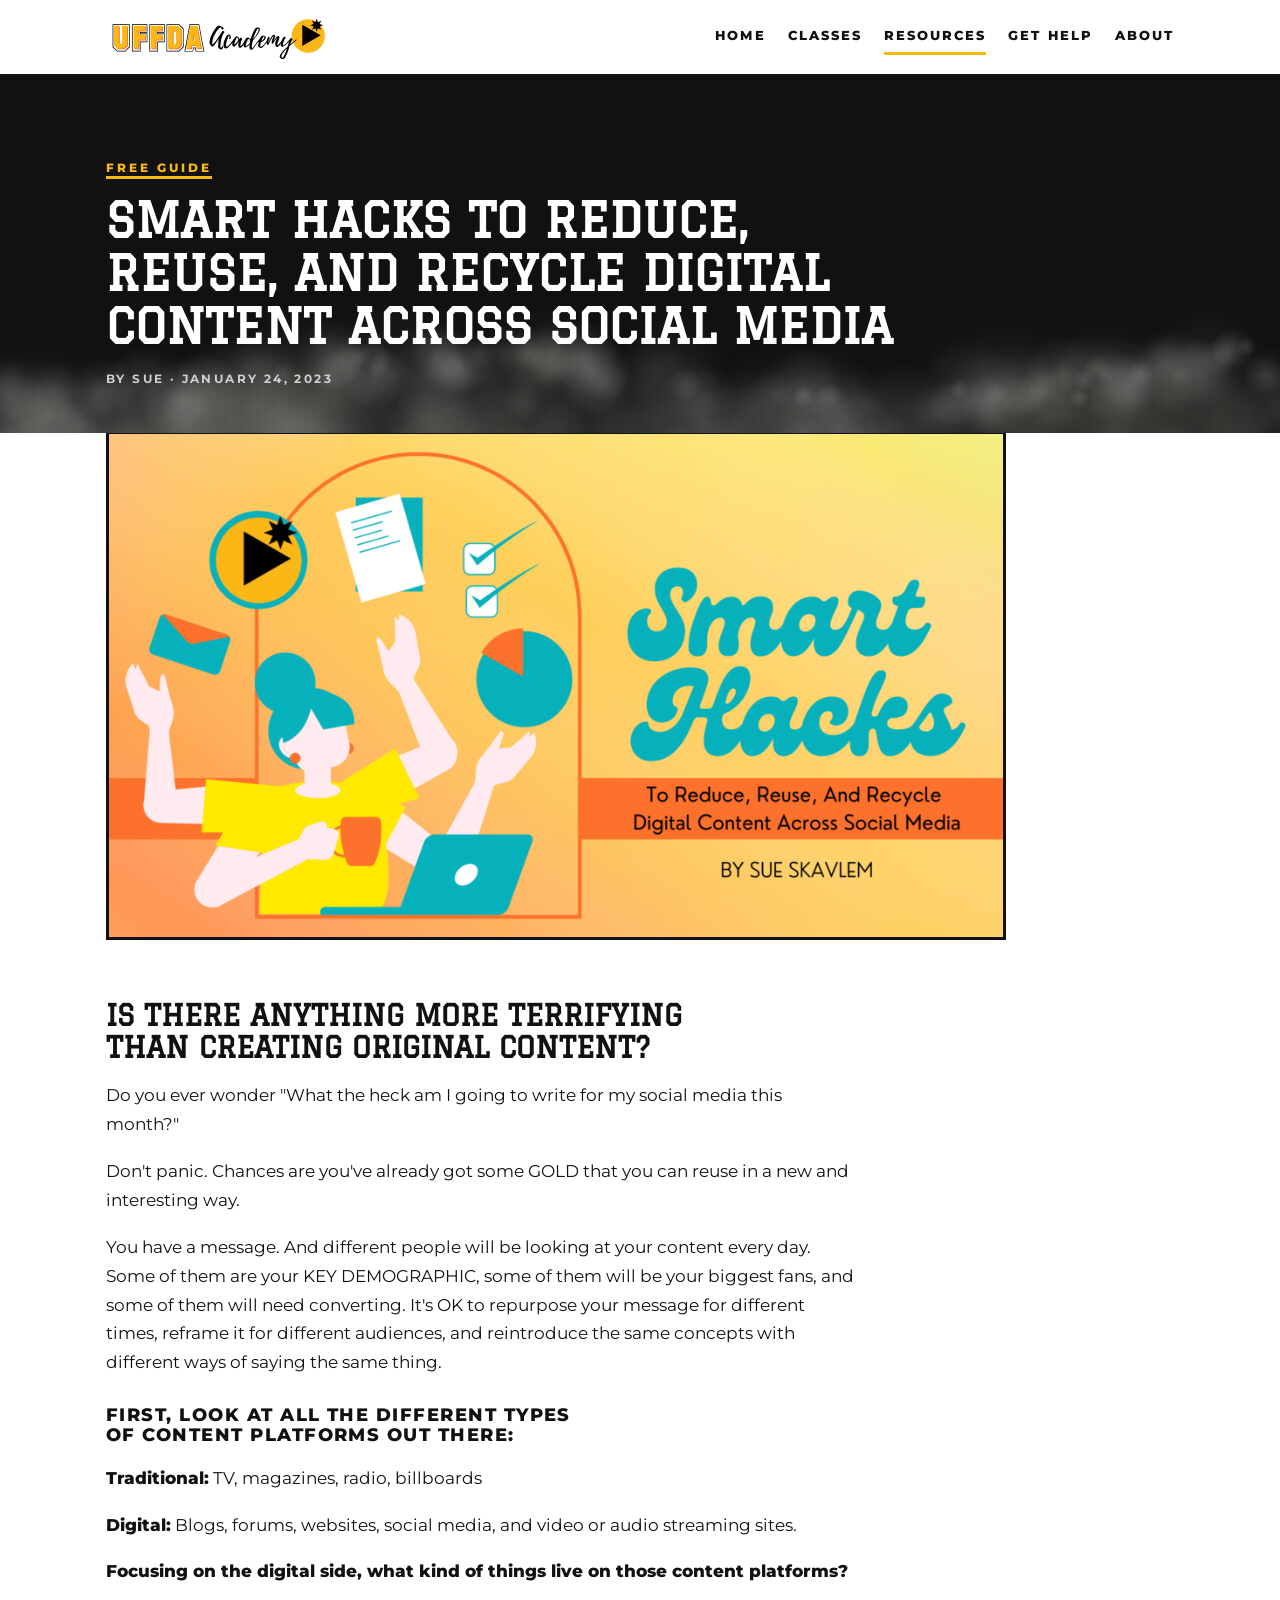
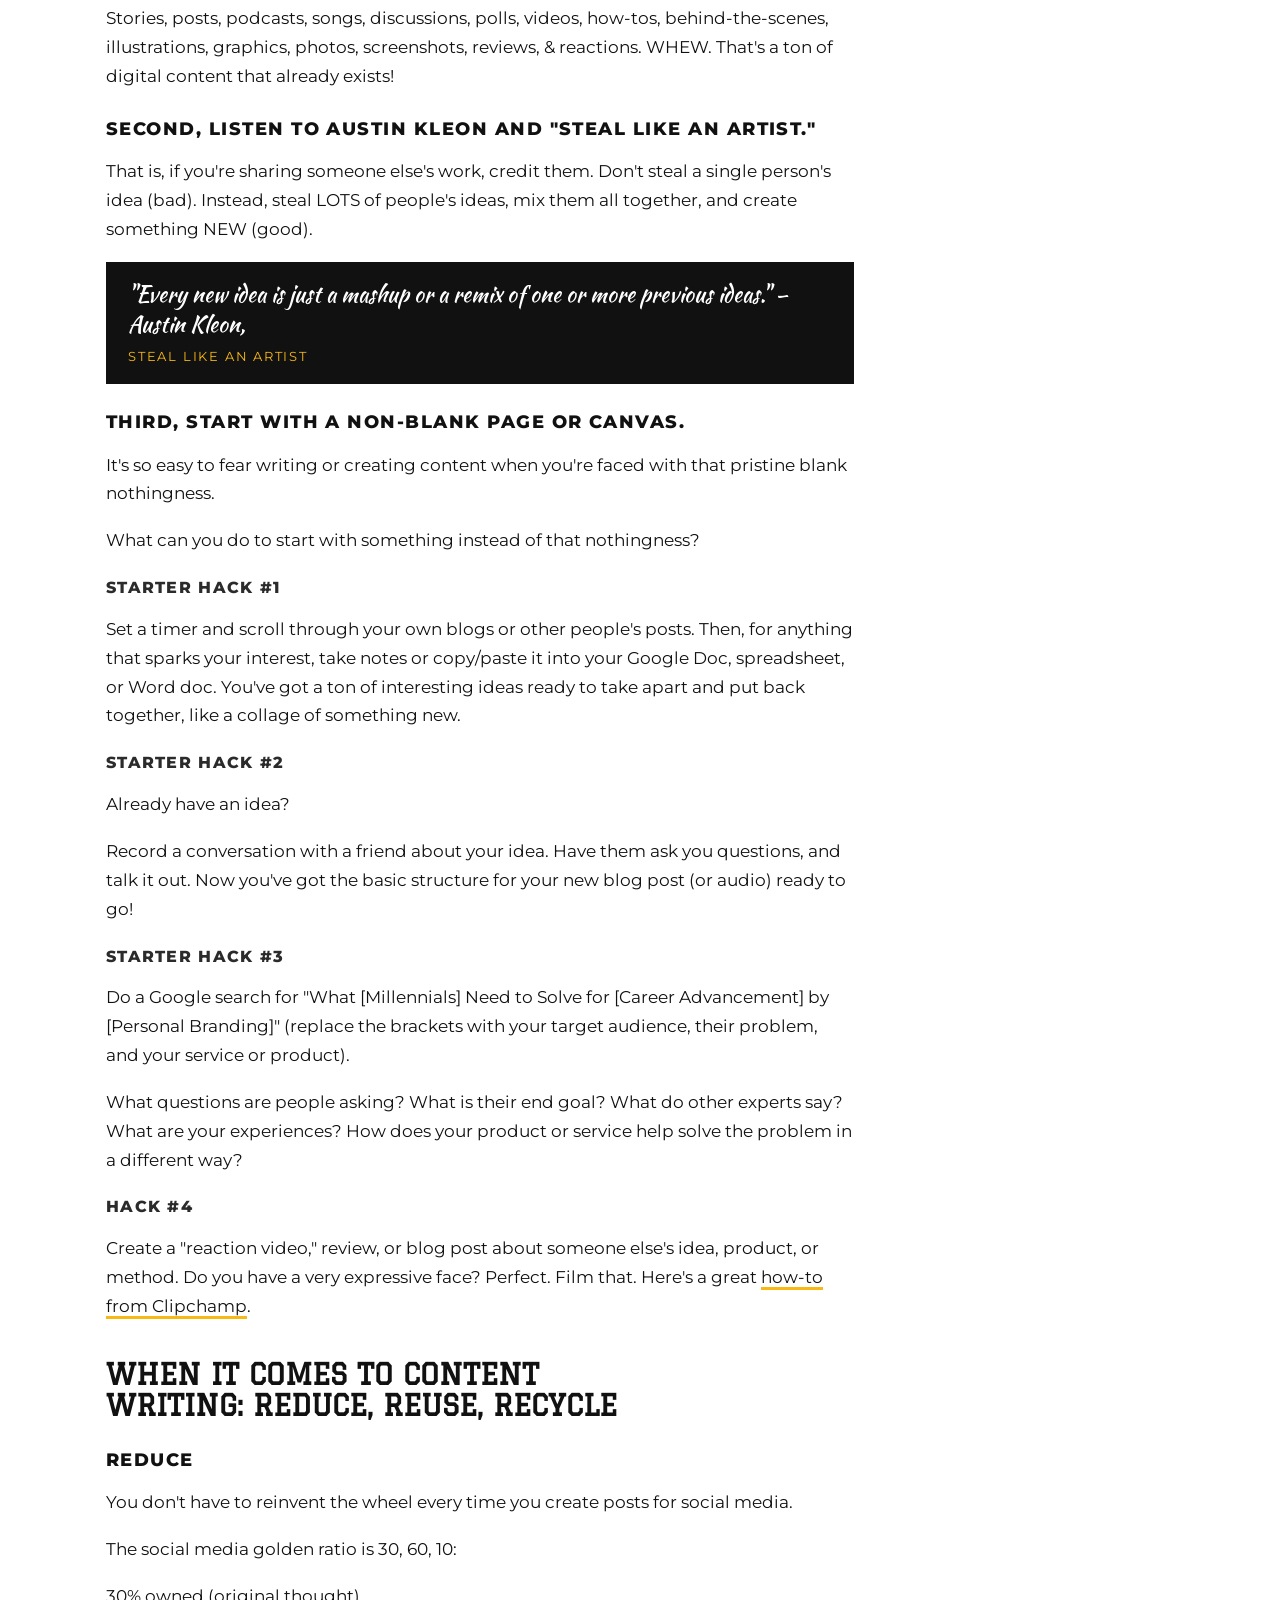
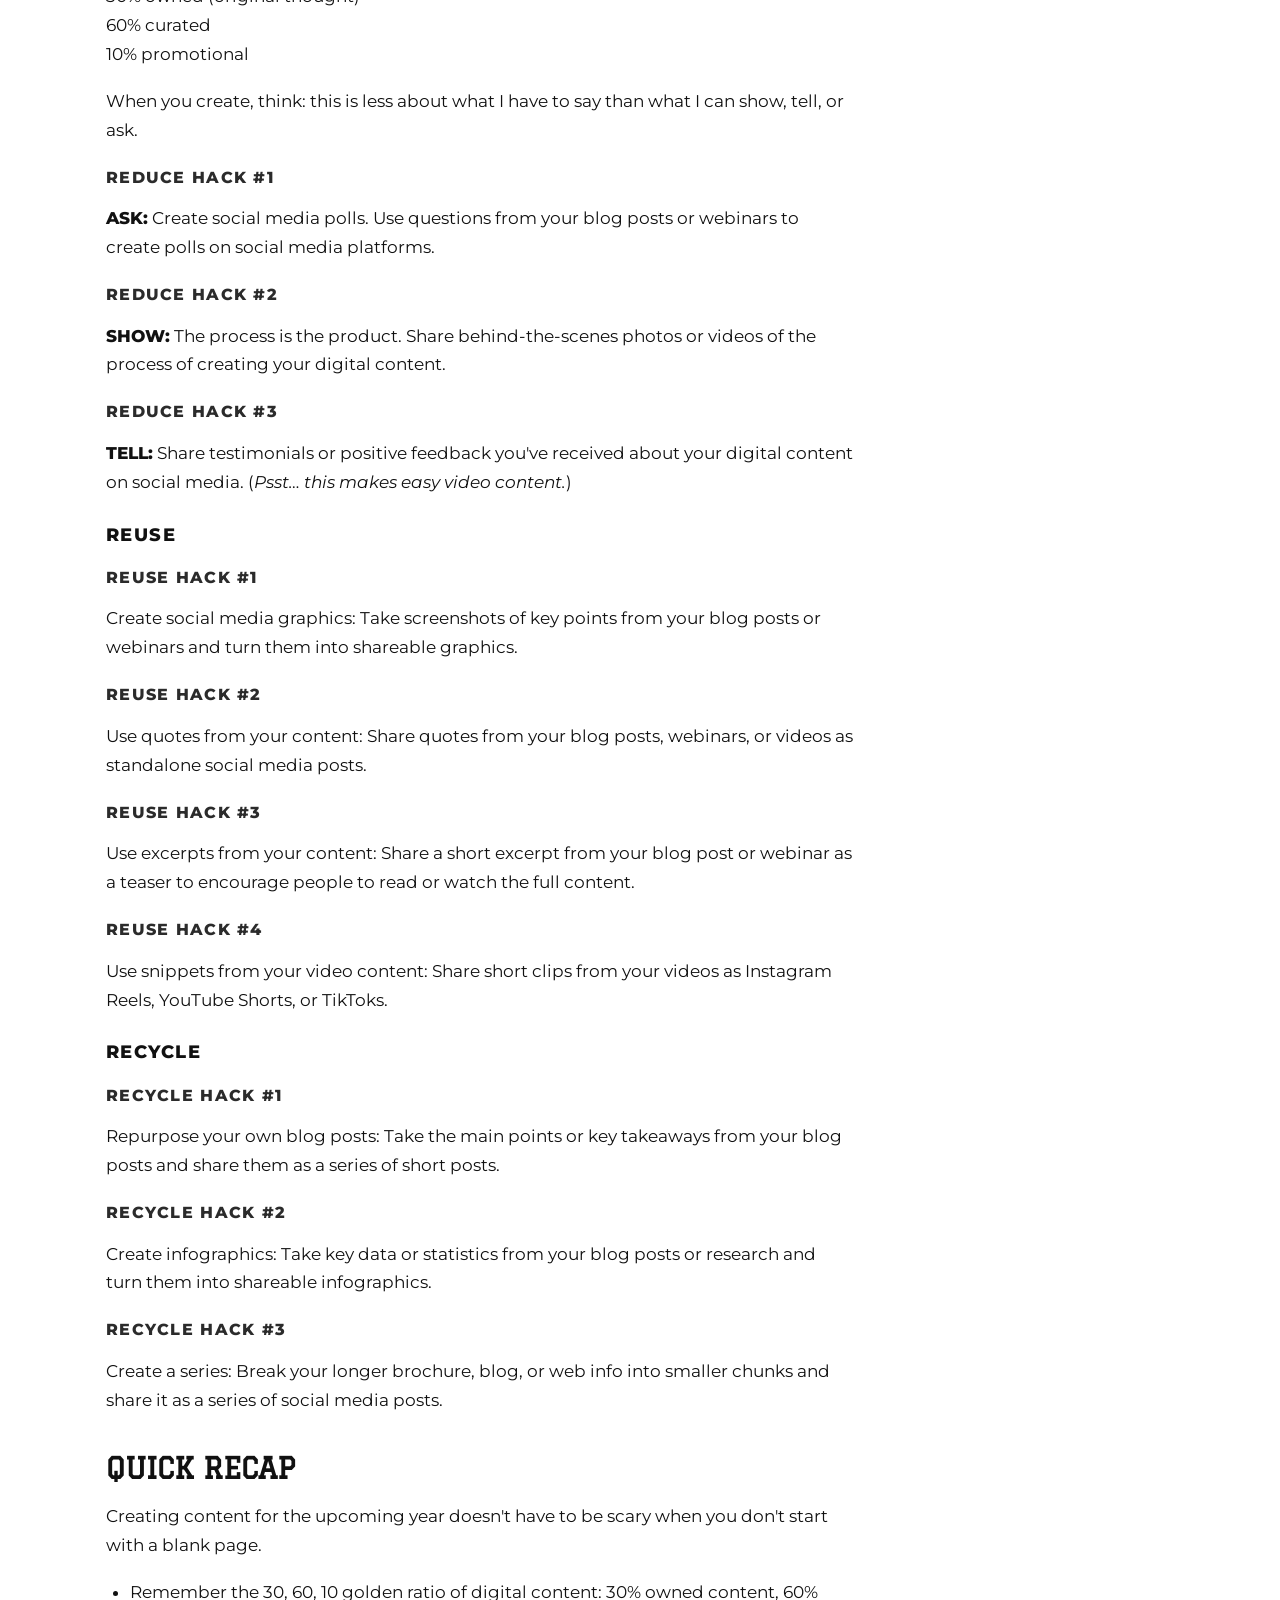
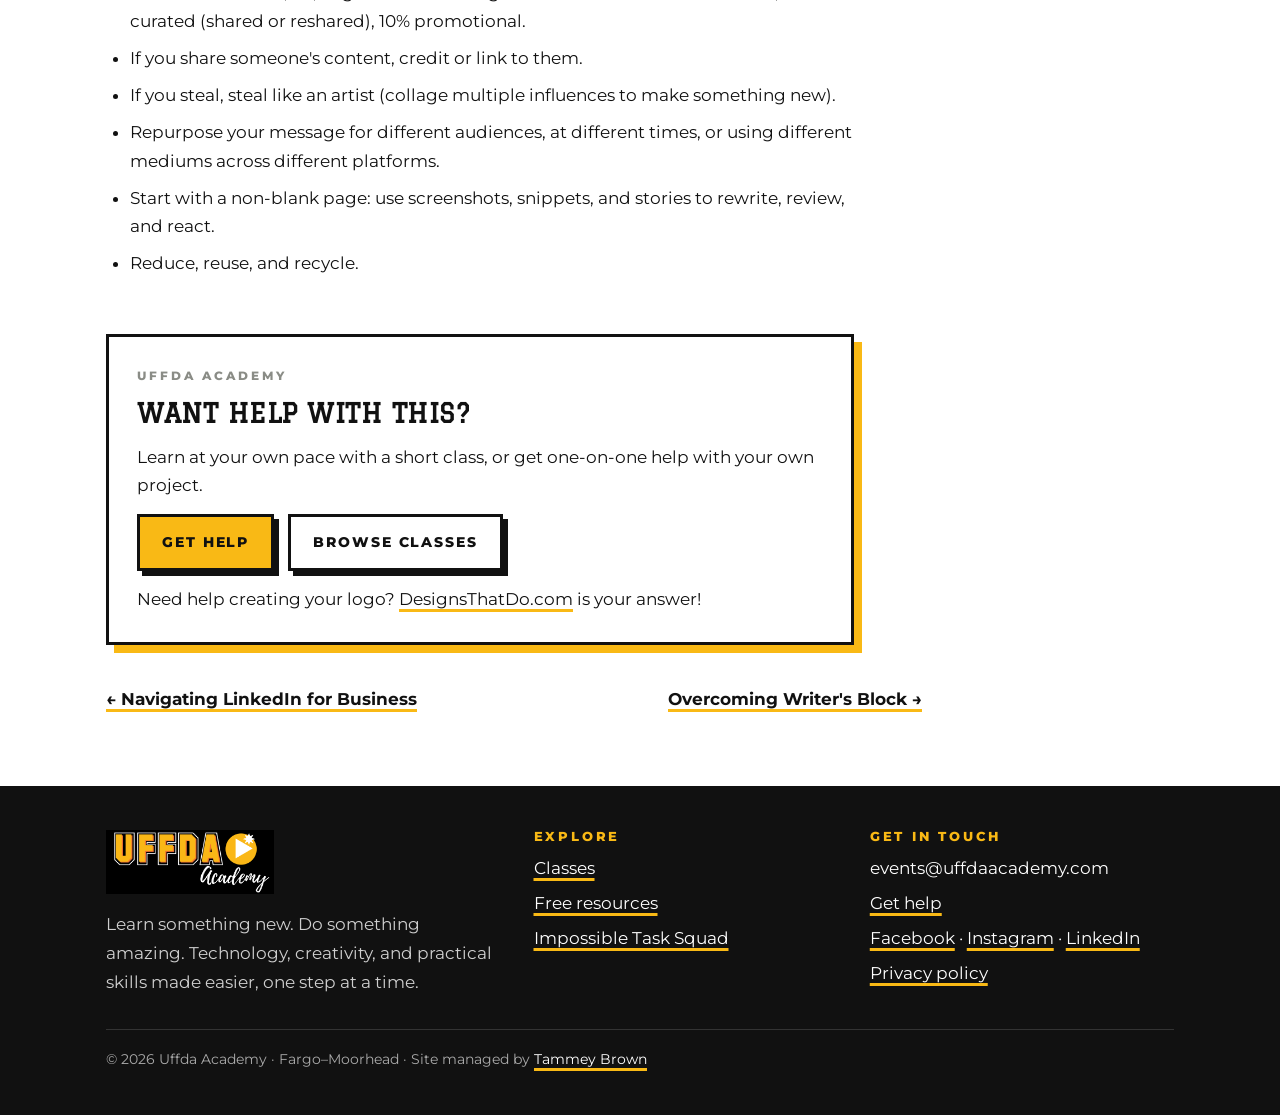
<file: smart-hacks-to-reduce-reuse-and-recycle-digital-content-across-social-media.html>
<!doctype html>
<html lang="en">
<head>
<meta charset="utf-8">
<meta name="viewport" content="width=device-width, initial-scale=1, viewport-fit=cover">
<title>Smart Hacks to Reduce, Reuse, And Recycle Digital Content Across Social Media · Uffda Academy</title>
<meta name="claude:viewport-fit-sides" content="cover">
<meta name="description" content="Don&#x27;t start from a blank page. Reduce, reuse, and recycle the content you already have across social media.">
<meta property="og:title" content="Smart Hacks to Reduce, Reuse, And Recycle Digital Content Across Social Media · Uffda Academy">
<meta property="og:description" content="Don&#x27;t start from a blank page. Reduce, reuse, and recycle the content you already have across social media.">
<meta property="og:site_name" content="Uffda Academy">
<meta property="og:image" content="https://uffdaacademy.com/wp-content/uploads/2023/01/Smart-Hacks-Uffda-Blog--1024x576.png">
<link rel="icon" href="wp-content/uploads/2022/08/cropped-cropped-Uffda-Academy-ICON-1-270x270.png">
<link rel="preconnect" href="https://fonts.googleapis.com">
<link rel="preconnect" href="https://fonts.gstatic.com" crossorigin>
<link rel="stylesheet" href="https://fonts.googleapis.com/css2?family=Anton&family=Graduate&family=Kaushan+Script&family=Montserrat:ital,wght@0,400;0,500;0,600;0,700;0,800;0,900;1,400&display=swap">
<link rel="stylesheet" href="style.css">
</head>
<body>
<header class="site-header">
  <div class="wrap">
    <a class="logo" href="index.html"><img src="wp-content/uploads/2022/08/UffdaAcademy-Horizontal.svg" alt="Uffda Academy" width="260" height="53"></a>
    <nav class="nav" aria-label="Main"><a href="index.html">Home</a><a href="classes.html">Classes</a><a href="resources.html" aria-current="page">Resources</a><a href="get-help.html">Get Help</a><a href="about.html">About</a></nav>
  </div>
</header>
<main>
<header class="article-head band-ink on-ink inked" data-ink="edge" data-ink-seed="5"><div class="wrap"><div class="stack">
    <a class="eyebrow" href="resources.html" style="background:none">Free guide</a>
    <h1>Smart Hacks to Reduce, Reuse, And Recycle Digital Content Across Social Media</h1>
    <p class="meta">By Sue · January 24, 2023</p>
  </div></div></header>
<article><div class="wrap" style="padding-block:0 72px">
  <div class="article-hero"><img src="wp-content/uploads/2023/01/Smart-Hacks-Uffda-Blog--1024x576.png" alt=""></div>
  <div class="prose">
<h2>Is there anything more terrifying than creating original content?</h2>
<p>Do you ever wonder "What the heck am I going to write for my social media this month?"</p>
<p>Don't panic. Chances are you've already got some GOLD that you can reuse in a new and interesting way.</p>
<p>You have a message. And different people will be looking at your content every day. Some of them are your KEY DEMOGRAPHIC, some of them will be your biggest fans, and some of them will need converting. It's OK to repurpose your message for different times, reframe it for different audiences, and reintroduce the same concepts with different ways of saying the same thing.</p>
<h3>First, LOOK at all the different types of content platforms out there:</h3>
<p><strong>Traditional:</strong> TV, magazines, radio, billboards</p>
<p><strong>Digital:</strong> Blogs, forums, websites, social media, and video or audio streaming sites.</p>
<p><strong>Focusing on the digital side, what kind of things live on those content platforms?</strong></p>
<p>Stories, posts, podcasts, songs, discussions, polls, videos, how-tos, behind-the-scenes, illustrations, graphics, photos, screenshots, reviews, &amp; reactions. WHEW. That's a ton of digital content that already exists!</p>
<h3>Second, LISTEN to Austin Kleon and "Steal Like an Artist."</h3>
<p>That is, if you're sharing someone else's work, credit them. Don't steal a single person's idea (bad). Instead, steal LOTS of people's ideas, mix them all together, and create something NEW (good).</p>
<blockquote>"Every new idea is just a mashup or a remix of one or more previous ideas." – Austin Kleon, <em>Steal Like an Artist</em></blockquote>
<h3>Third, START with a non-blank page or canvas.</h3>
<p>It's so easy to fear writing or creating content when you're faced with that pristine blank nothingness.</p>
<p>What can you do to start with something instead of that nothingness?</p>
<h4>Starter Hack #1</h4>
<p>Set a timer and scroll through your own blogs or other people's posts. Then, for anything that sparks your interest, take notes or copy/paste it into your Google Doc, spreadsheet, or Word doc. You've got a ton of interesting ideas ready to take apart and put back together, like a collage of something new.</p>
<h4>Starter Hack #2</h4>
<p>Already have an idea?</p>
<p>Record a conversation with a friend about your idea. Have them ask you questions, and talk it out. Now you've got the basic structure for your new blog post (or audio) ready to go!</p>
<h4>Starter Hack #3</h4>
<p>Do a Google search for "What [Millennials] Need to Solve for [Career Advancement] by [Personal Branding]" (replace the brackets with your target audience, their problem, and your service or product).</p>
<p>What questions are people asking? What is their end goal? What do other experts say? What are your experiences? How does your product or service help solve the problem in a different way?</p>
<h4>Hack #4</h4>
<p>Create a "reaction video," review, or blog post about someone else's idea, product, or method. Do you have a very expressive face? Perfect. Film that. Here's a great <a href="https://clipchamp.com/en/blog/youtube-reaction-videos/">how-to from Clipchamp</a>.</p>
<h2>When it comes to content writing: REDUCE, REUSE, RECYCLE</h2>
<h3>Reduce</h3>
<p>You don't have to reinvent the wheel every time you create posts for social media.</p>
<p>The social media golden ratio is 30, 60, 10:</p>
<p>30% owned (original thought)<br>60% curated<br>10% promotional</p>
<p>When you create, think: this is less about what I have to say than what I can show, tell, or ask.</p>
<h4>Reduce Hack #1</h4>
<p><strong>ASK:</strong> Create social media polls. Use questions from your blog posts or webinars to create polls on social media platforms.</p>
<h4>Reduce Hack #2</h4>
<p><strong>SHOW:</strong> The process is the product. Share behind-the-scenes photos or videos of the process of creating your digital content.</p>
<h4>Reduce Hack #3</h4>
<p><strong>TELL:</strong> Share testimonials or positive feedback you've received about your digital content on social media. (<em>Psst… this makes easy video content.</em>)</p>
<h3>Reuse</h3>
<h4>Reuse Hack #1</h4>
<p>Create social media graphics: Take screenshots of key points from your blog posts or webinars and turn them into shareable graphics.</p>
<h4>Reuse Hack #2</h4>
<p>Use quotes from your content: Share quotes from your blog posts, webinars, or videos as standalone social media posts.</p>
<h4>Reuse Hack #3</h4>
<p>Use excerpts from your content: Share a short excerpt from your blog post or webinar as a teaser to encourage people to read or watch the full content.</p>
<h4>Reuse Hack #4</h4>
<p>Use snippets from your video content: Share short clips from your videos as Instagram Reels, YouTube Shorts, or TikToks.</p>
<h3>Recycle</h3>
<h4>Recycle Hack #1</h4>
<p>Repurpose your own blog posts: Take the main points or key takeaways from your blog posts and share them as a series of short posts.</p>
<h4>Recycle Hack #2</h4>
<p>Create infographics: Take key data or statistics from your blog posts or research and turn them into shareable infographics.</p>
<h4>Recycle Hack #3</h4>
<p>Create a series: Break your longer brochure, blog, or web info into smaller chunks and share it as a series of social media posts.</p>
<h2>Quick Recap</h2>
<p>Creating content for the upcoming year doesn't have to be scary when you don't start with a blank page.</p>
<ul>
<li>Remember the 30, 60, 10 golden ratio of digital content: 30% owned content, 60% curated (shared or reshared), 10% promotional.</li>
<li>If you share someone's content, credit or link to them.</li>
<li>If you steal, steal like an artist (collage multiple influences to make something new).</li>
<li>Repurpose your message for different audiences, at different times, or using different mediums across different platforms.</li>
<li>Start with a non-blank page: use screenshots, snippets, and stories to rewrite, review, and react.</li>
<li>Reduce, reuse, and recycle.</li>
</ul>
</div>
  <div class="post-cta">
  <span class="eyebrow">Uffda Academy</span>
  <h3>Want help with this?</h3>
  <p>Learn at your own pace with a short class, or get one-on-one help with your own project.</p>
  <div class="actions"><a class="btn btn-gold" href="get-help.html">Get help</a><a class="btn" href="classes.html">Browse classes</a></div>
  <p class="note">Need help creating your logo? <a href="https://www.designsthatdo.com/logos">DesignsThatDo.com</a> is your answer!</p>
</div>
  <nav class="post-nav" aria-label="More posts"><a href="navigating-linkedin-for-business.html">← Navigating LinkedIn for Business</a><a href="write-when-feeling-inspired.html">Overcoming Writer&#x27;s Block →</a></nav>
</div></article>
</main>
<footer class="site-footer">
  <div class="wrap">
    <div class="stack">
      <a class="logo" href="index.html"><img src="wp-content/uploads/2023/01/cropped-UFFDA-Logo-White-lettering2.png" alt="Uffda Academy" width="210" height="80"></a>
      <p style="color:#CFCFCF">Learn something new. Do something amazing. Technology, creativity, and practical skills made easier, one step at a time.</p>
    </div>
    <div>
      <h4>Explore</h4>
      <ul>
        <li><a href="classes.html">Classes</a></li>
        <li><a href="resources.html">Free resources</a></li>
        <li><a href="squad.html">Impossible Task Squad</a></li>
      </ul>
    </div>
    <div>
      <h4>Get in touch</h4>
      <ul>
        <li>events@uffdaacademy.com</li>
        <li><a href="get-help.html">Get help</a></li>
        <li><a href="https://www.facebook.com/UffdaAcademy">Facebook</a> · <a href="https://www.instagram.com/uffdaacademy/">Instagram</a> · <a href="https://www.linkedin.com/company/uffdaacademy">LinkedIn</a></li>
        <li><a href="privacy-policy.html">Privacy policy</a></li>
      </ul>
    </div>
    <p class="fine">© <span data-year>2026</span> Uffda Academy · Fargo–Moorhead · Site managed by <a href="https://tammeybrown.com">Tammey Brown</a></p>
  </div>
</footer>
<script src="site.js"></script>
<script>document.querySelectorAll('[data-year]').forEach(function(e){e.textContent=new Date().getFullYear()})</script>
</body>
</html>
</file>
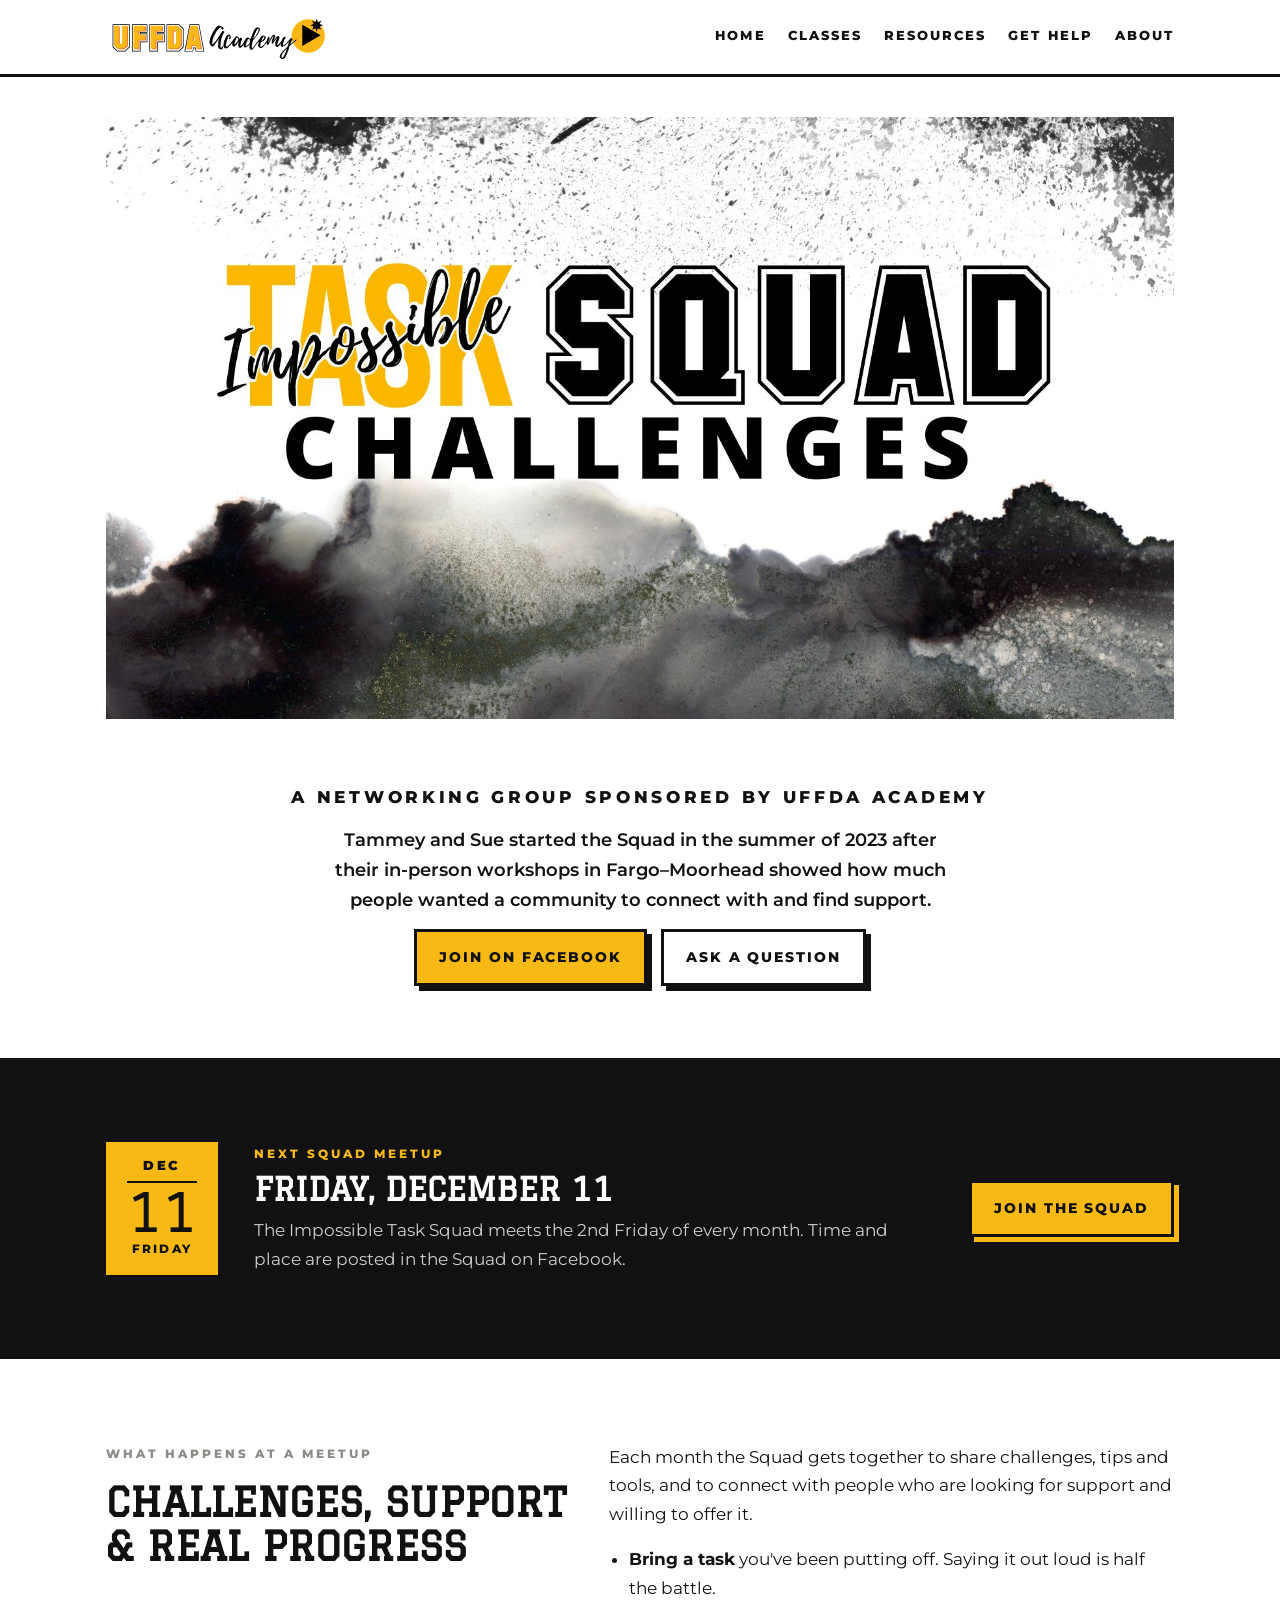
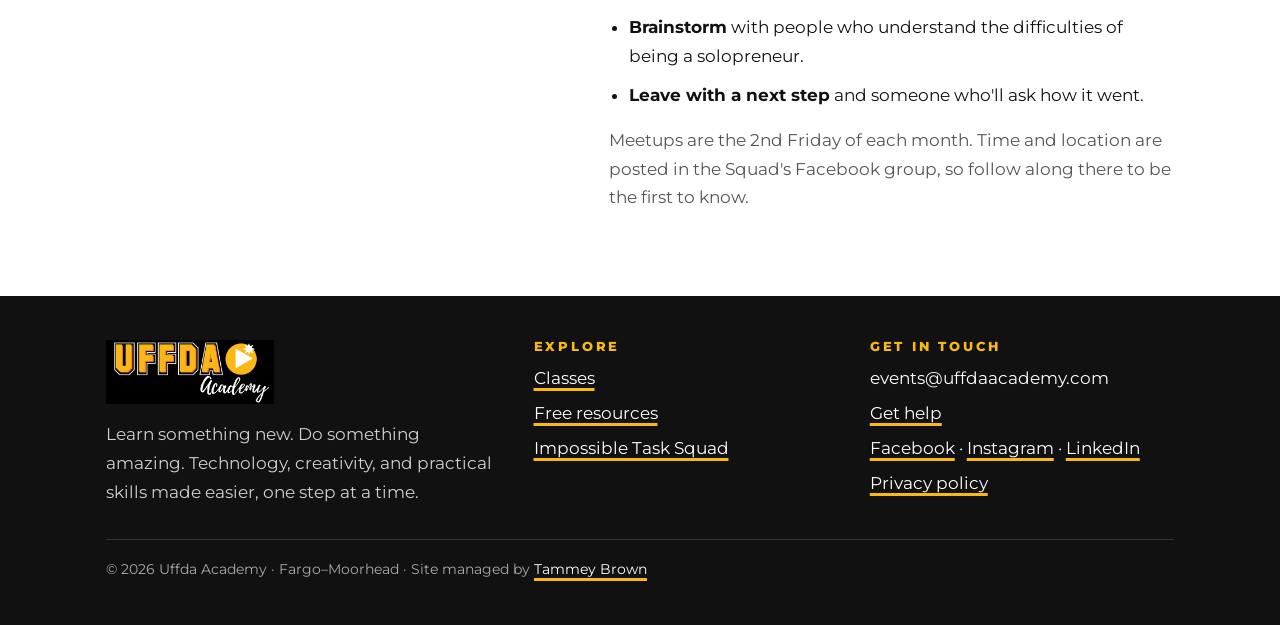
<file: squad.html>
<!doctype html>
<html lang="en">
<head>
<meta charset="utf-8">
<meta name="viewport" content="width=device-width, initial-scale=1, viewport-fit=cover">
<title>The Impossible Task Squad · Uffda Academy</title>
<meta name="claude:viewport-fit-sides" content="cover">
<meta name="description" content="The Impossible Task Squad meets the 2nd Friday of every month in Fargo–Moorhead to share challenges, support, and tips.">
<meta property="og:title" content="The Impossible Task Squad · Uffda Academy">
<meta property="og:description" content="The Impossible Task Squad meets the 2nd Friday of every month in Fargo–Moorhead to share challenges, support, and tips.">
<meta property="og:site_name" content="Uffda Academy">

<link rel="icon" href="wp-content/uploads/2022/08/cropped-cropped-Uffda-Academy-ICON-1-270x270.png">
<link rel="preconnect" href="https://fonts.googleapis.com">
<link rel="preconnect" href="https://fonts.gstatic.com" crossorigin>
<link rel="stylesheet" href="https://fonts.googleapis.com/css2?family=Anton&family=Graduate&family=Kaushan+Script&family=Montserrat:ital,wght@0,400;0,500;0,600;0,700;0,800;0,900;1,400&display=swap">
<link rel="stylesheet" href="style.css">
</head>
<body>
<header class="site-header">
  <div class="wrap">
    <a class="logo" href="index.html"><img src="wp-content/uploads/2022/08/UffdaAcademy-Horizontal.svg" alt="Uffda Academy" width="260" height="53"></a>
    <nav class="nav" aria-label="Main"><a href="index.html">Home</a><a href="classes.html">Classes</a><a href="resources.html">Resources</a><a href="get-help.html">Get Help</a><a href="about.html">About</a></nav>
  </div>
</header>
<main>
<section class="hero-img"><div class="wrap">
  <h1 class="sr-only">The Impossible Task Squad</h1>
  <img src="wp-content/uploads/2023/07/FacebookCover-1-web.jpg" alt="Impossible Task Squad Challenges" width="1640" height="924">
  <div class="hero-under">
    <p class="bt-tag caps">A networking group sponsored by Uffda Academy</p>
    <p class="tagline">Tammey and Sue started the Squad in the summer of 2023 after their in-person workshops in Fargo–Moorhead showed how much people wanted a community to connect with and find support.</p>
    <div class="actions"><a class="btn btn-gold" href="https://www.facebook.com/ImpossibleTaskSquad/">Join on Facebook</a><a class="btn" href="get-help.html">Ask a question</a></div>
  </div>
</div></section>
<section class="band-ink on-ink" aria-label="Next Impossible Task Squad meetup"><div class="wrap meetup">
  <div class="cal"><div class="mon" data-meetup-mon>Nov</div><div class="day" data-meetup-day>13</div><div class="dow">Friday</div></div>
  <div class="stack" style="gap:8px">
    <span class="eyebrow">Next Squad meetup</span>
    <h2 style="font-size:clamp(1.4rem,3.4vw,2rem)" data-meetup-long>Friday, November 13</h2>
    <p style="color:#CFCFCF">The Impossible Task Squad meets the 2nd Friday of every month. Time and place are posted in the Squad on Facebook.</p>
  </div>
  <div class="actions"><a class="btn btn-gold" href="https://www.facebook.com/ImpossibleTaskSquad/">Join the Squad</a></div>
</div></section>
<section><div class="wrap split">
  <div class="stack"><span class="eyebrow">What happens at a meetup</span><h2>Challenges, support &amp; real progress</h2></div>
  <div class="stack measure">
    <p>Each month the Squad gets together to share challenges, tips and tools, and to connect with people who are looking for support and willing to offer it.</p>
    <ul style="margin:0;padding-left:1.2em;display:grid;gap:10px">
      <li><strong>Bring a task</strong> you've been putting off. Saying it out loud is half the battle.</li>
      <li><strong>Brainstorm</strong> with people who understand the difficulties of being a solopreneur.</li>
      <li><strong>Leave with a next step</strong> and someone who'll ask how it went.</li>
    </ul>
    <p class="muted">Meetups are the 2nd Friday of each month. Time and location are posted in the Squad's Facebook group, so follow along there to be the first to know.</p>
  </div>
</div></section>
</main>
<footer class="site-footer">
  <div class="wrap">
    <div class="stack">
      <a class="logo" href="index.html"><img src="wp-content/uploads/2023/01/cropped-UFFDA-Logo-White-lettering2.png" alt="Uffda Academy" width="210" height="80"></a>
      <p style="color:#CFCFCF">Learn something new. Do something amazing. Technology, creativity, and practical skills made easier, one step at a time.</p>
    </div>
    <div>
      <h4>Explore</h4>
      <ul>
        <li><a href="classes.html">Classes</a></li>
        <li><a href="resources.html">Free resources</a></li>
        <li><a href="squad.html">Impossible Task Squad</a></li>
      </ul>
    </div>
    <div>
      <h4>Get in touch</h4>
      <ul>
        <li>events@uffdaacademy.com</li>
        <li><a href="get-help.html">Get help</a></li>
        <li><a href="https://www.facebook.com/UffdaAcademy">Facebook</a> · <a href="https://www.instagram.com/uffdaacademy/">Instagram</a> · <a href="https://www.linkedin.com/company/uffdaacademy">LinkedIn</a></li>
        <li><a href="privacy-policy.html">Privacy policy</a></li>
      </ul>
    </div>
    <p class="fine">© <span data-year>2026</span> Uffda Academy · Fargo–Moorhead · Site managed by <a href="https://tammeybrown.com">Tammey Brown</a></p>
  </div>
</footer>
<script src="site.js"></script>
<script>document.querySelectorAll('[data-year]').forEach(function(e){e.textContent=new Date().getFullYear()})</script>
</body>
</html>
</file>
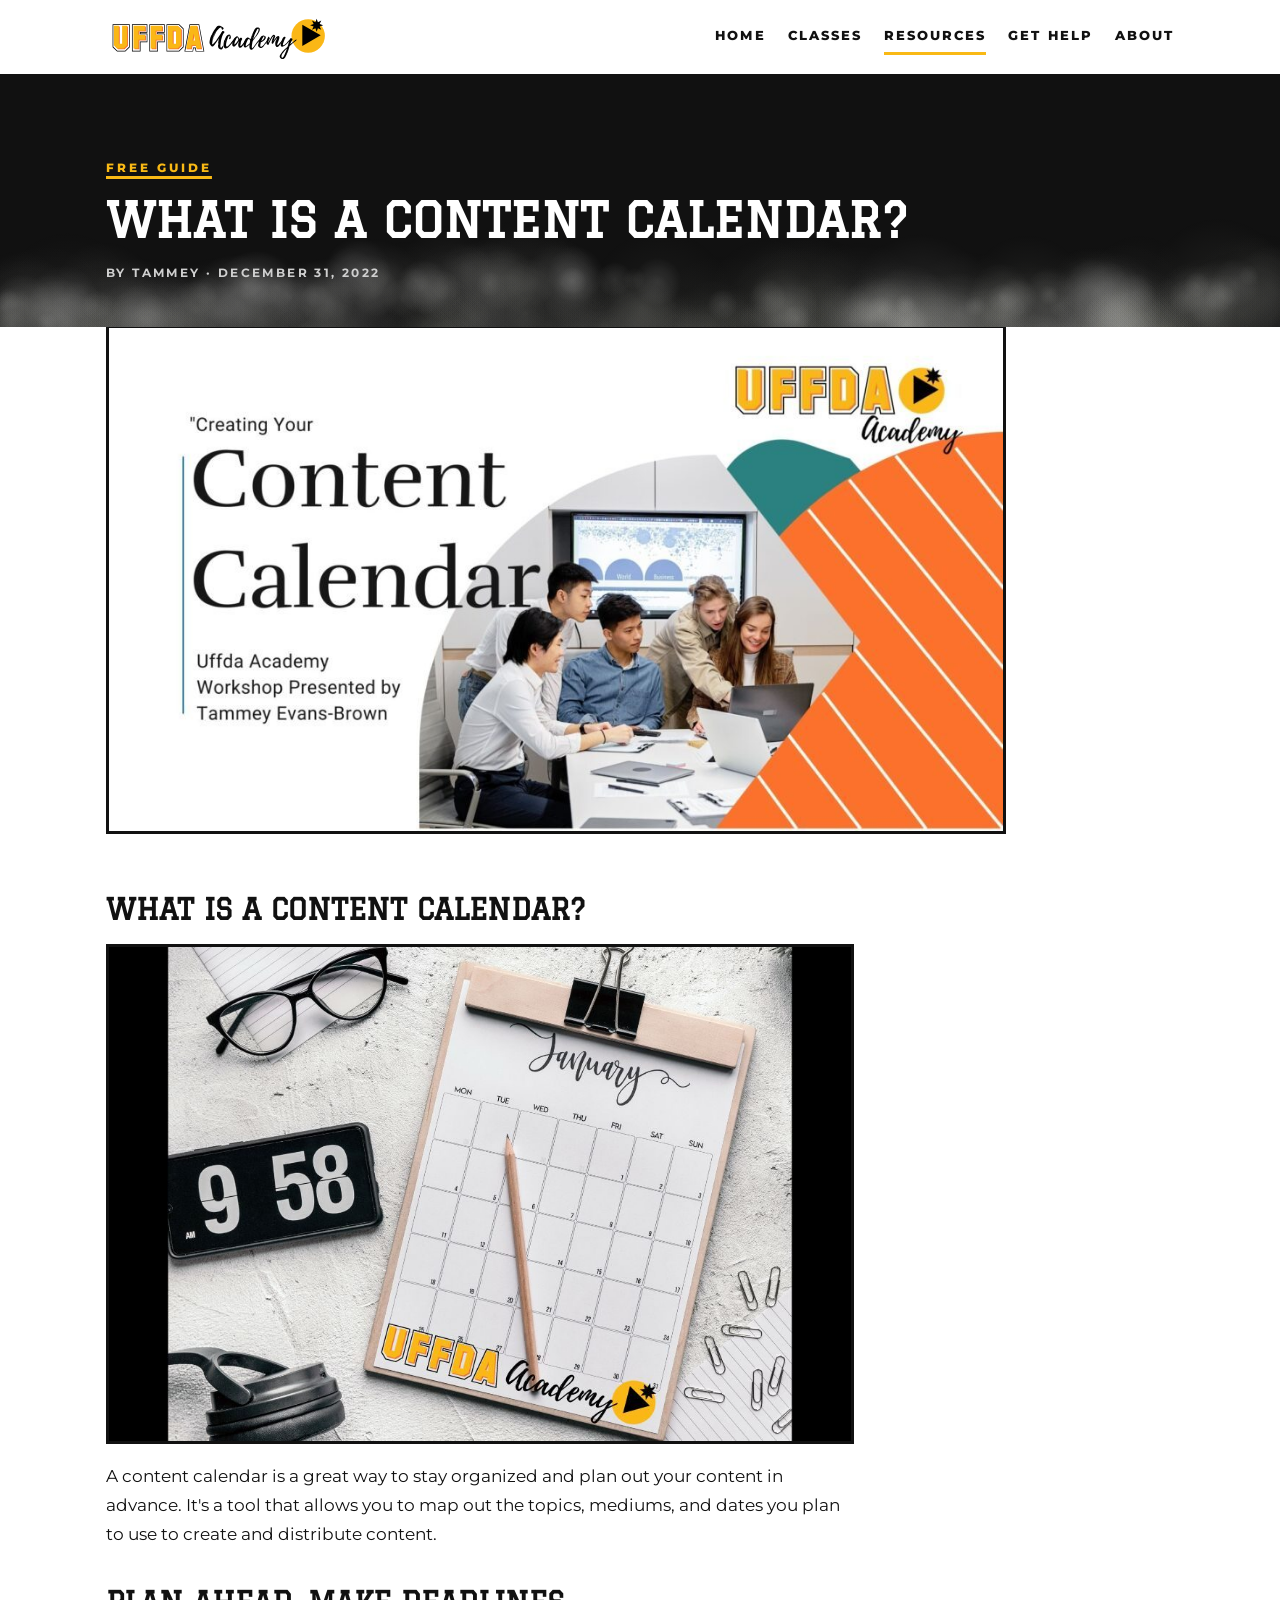
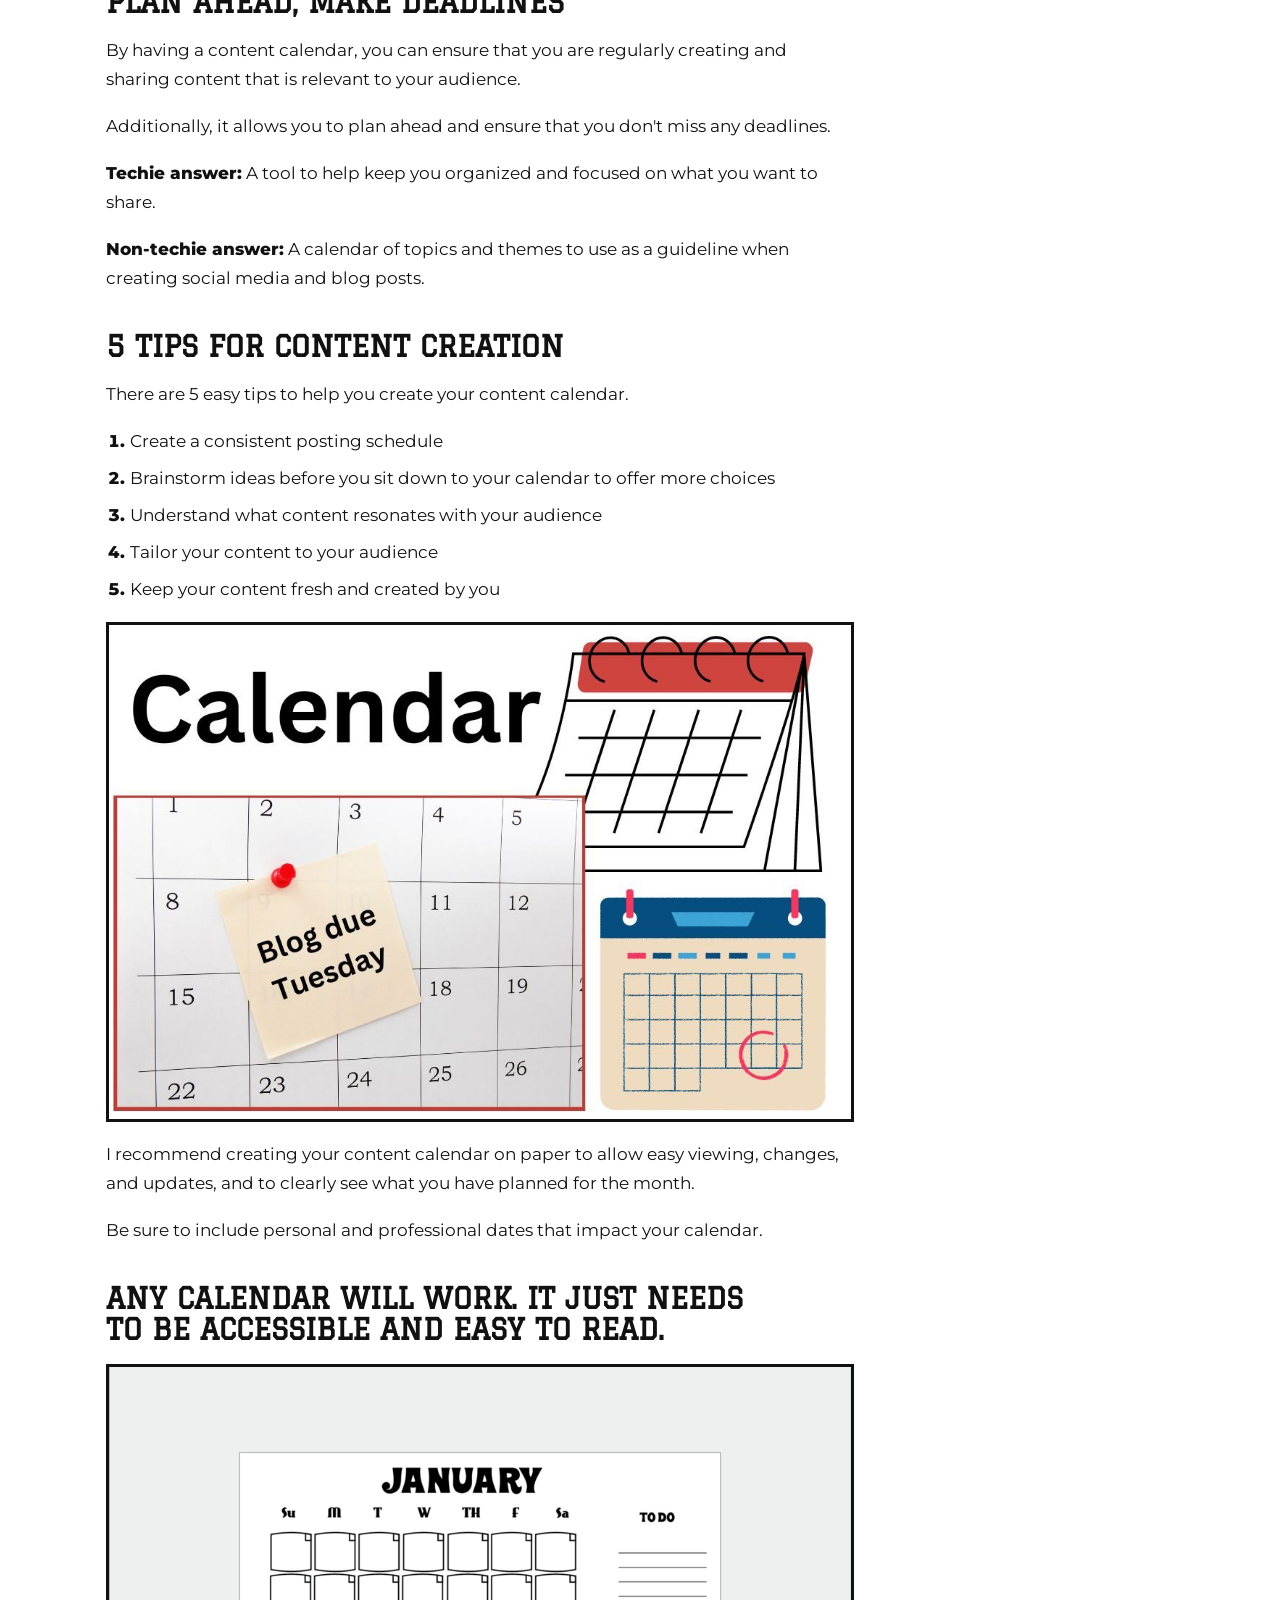
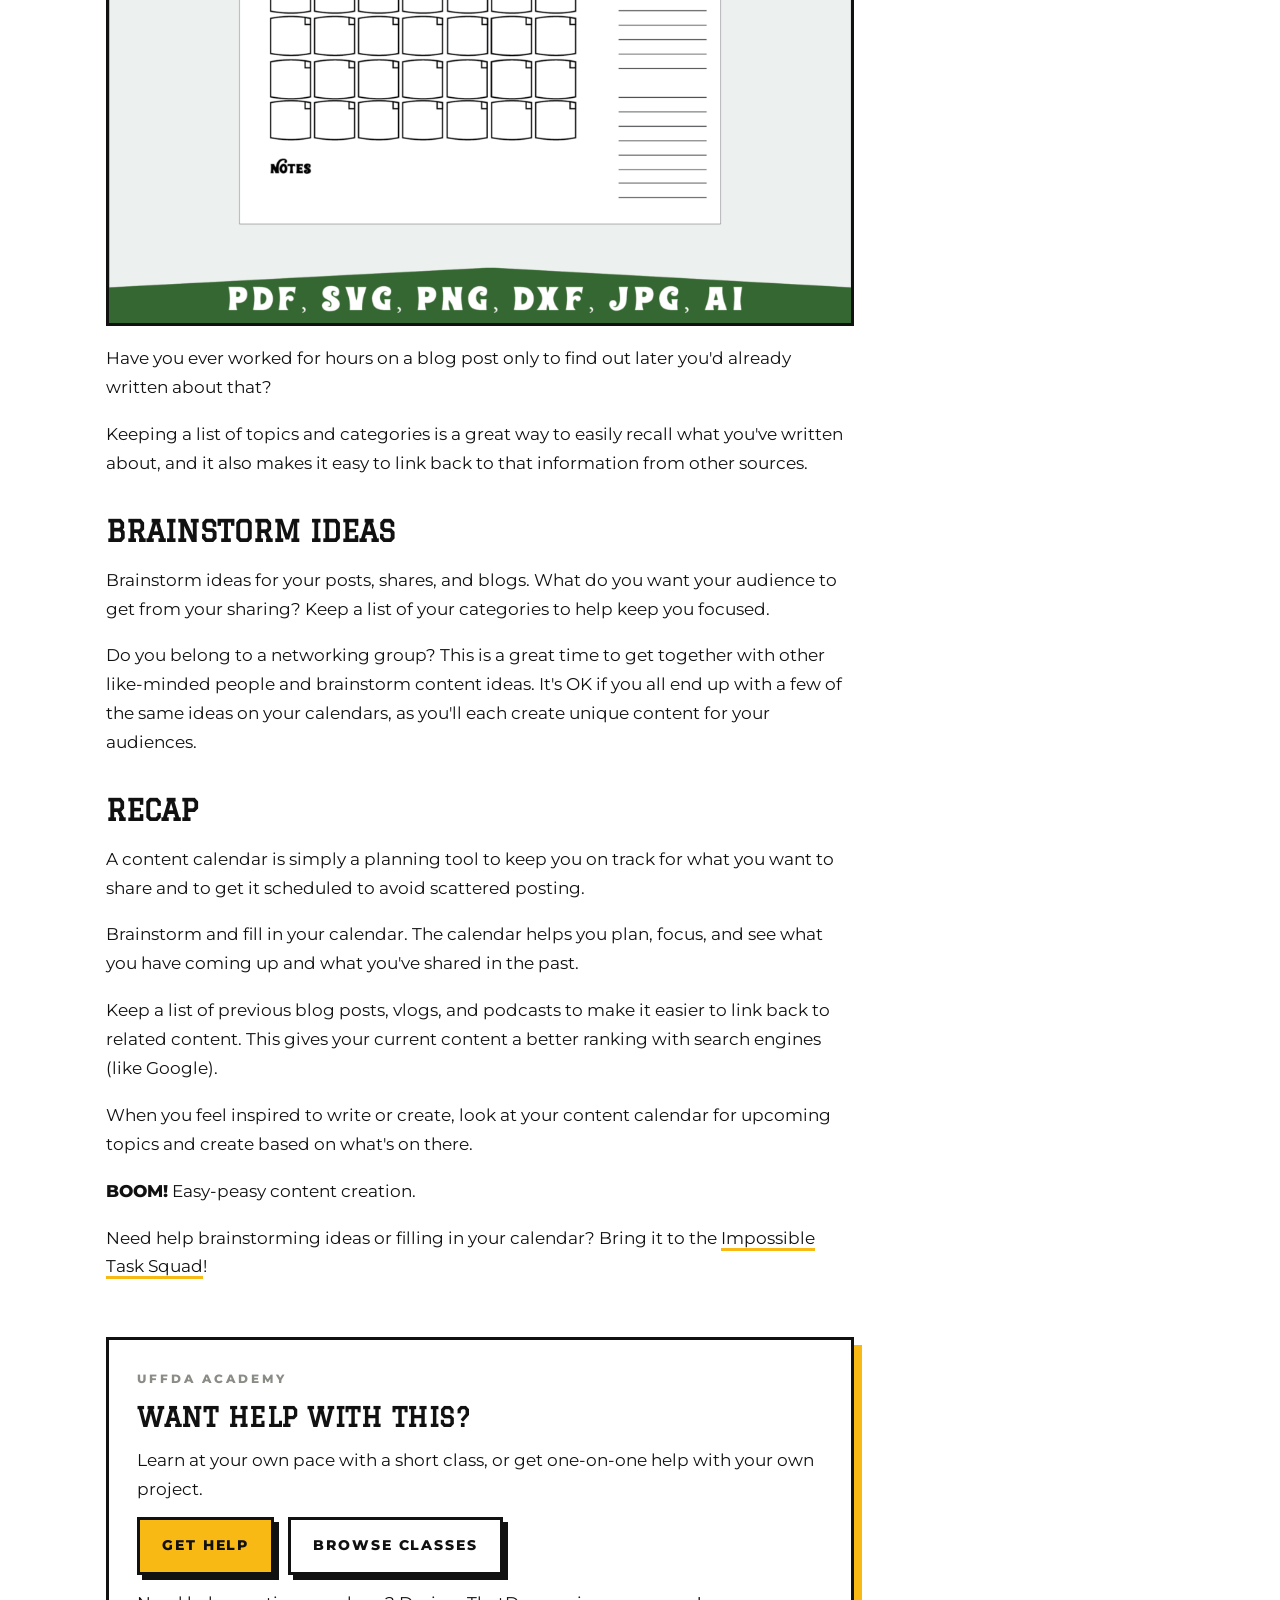
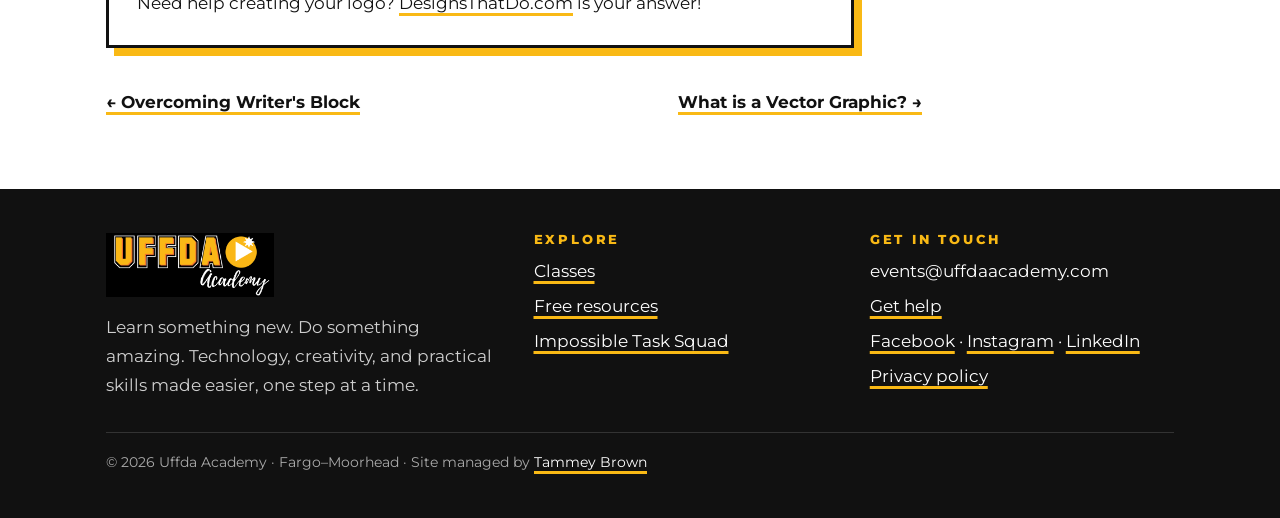
<file: what-is-a-content-calendar.html>
<!doctype html>
<html lang="en">
<head>
<meta charset="utf-8">
<meta name="viewport" content="width=device-width, initial-scale=1, viewport-fit=cover">
<title>What is a Content Calendar? · Uffda Academy</title>
<meta name="claude:viewport-fit-sides" content="cover">
<meta name="description" content="A content calendar helps you stay organized and plan content in advance. Here&#x27;s what it is and five tips for creating one.">
<meta property="og:title" content="What is a Content Calendar? · Uffda Academy">
<meta property="og:description" content="A content calendar helps you stay organized and plan content in advance. Here&#x27;s what it is and five tips for creating one.">
<meta property="og:site_name" content="Uffda Academy">
<meta property="og:image" content="https://uffdaacademy.com/wp-content/uploads/2023/03/Title-Page-1024x576.jpg">
<link rel="icon" href="wp-content/uploads/2022/08/cropped-cropped-Uffda-Academy-ICON-1-270x270.png">
<link rel="preconnect" href="https://fonts.googleapis.com">
<link rel="preconnect" href="https://fonts.gstatic.com" crossorigin>
<link rel="stylesheet" href="https://fonts.googleapis.com/css2?family=Anton&family=Graduate&family=Kaushan+Script&family=Montserrat:ital,wght@0,400;0,500;0,600;0,700;0,800;0,900;1,400&display=swap">
<link rel="stylesheet" href="style.css">
</head>
<body>
<header class="site-header">
  <div class="wrap">
    <a class="logo" href="index.html"><img src="wp-content/uploads/2022/08/UffdaAcademy-Horizontal.svg" alt="Uffda Academy" width="260" height="53"></a>
    <nav class="nav" aria-label="Main"><a href="index.html">Home</a><a href="classes.html">Classes</a><a href="resources.html" aria-current="page">Resources</a><a href="get-help.html">Get Help</a><a href="about.html">About</a></nav>
  </div>
</header>
<main>
<header class="article-head band-ink on-ink inked" data-ink="edge" data-ink-seed="7"><div class="wrap"><div class="stack">
    <a class="eyebrow" href="resources.html" style="background:none">Free guide</a>
    <h1>What is a Content Calendar?</h1>
    <p class="meta">By Tammey · December 31, 2022</p>
  </div></div></header>
<article><div class="wrap" style="padding-block:0 72px">
  <div class="article-hero"><img src="wp-content/uploads/2023/03/Title-Page-1024x576.jpg" alt=""></div>
  <div class="prose">

<h2>What is a Content Calendar?</h2>
<img src="wp-content/uploads/2022/12/Content-Calendar-Planning-Image-1.jpg" alt="Content calendar planning">
<p>A content calendar is a great way to stay organized and plan out your content in advance. It's a tool that allows you to map out the topics, mediums, and dates you plan to use to create and distribute content.</p>
<h2>Plan Ahead, Make Deadlines</h2>
<p>By having a content calendar, you can ensure that you are regularly creating and sharing content that is relevant to your audience.</p>
<p>Additionally, it allows you to plan ahead and ensure that you don't miss any deadlines.</p>
<p><strong>Techie answer:</strong> A tool to help keep you organized and focused on what you want to share.</p>
<p><strong>Non-techie answer:</strong> A calendar of topics and themes to use as a guideline when creating social media and blog posts.</p>
<h2>5 Tips for Content Creation</h2>
<p>There are 5 easy tips to help you create your content calendar.</p>
<ol>
<li>Create a consistent posting schedule</li>
<li>Brainstorm ideas before you sit down to your calendar to offer more choices</li>
<li>Understand what content resonates with your audience</li>
<li>Tailor your content to your audience</li>
<li>Keep your content fresh and created by you</li>
</ol>
<img src="wp-content/uploads/2022/12/Content-Calendar-Planning-Image-2-Calendars.jpg" alt="Calendars for content calendar planning">
<p>I recommend creating your content calendar on paper to allow easy viewing, changes, and updates, and to clearly see what you have planned for the month.</p>
<p>Be sure to include personal and professional dates that impact your calendar.</p>
<h2>Any calendar will work. It just needs to be accessible and easy to read.</h2>
<a href="https://www.creativefabrica.com/product/calendar-42/ref/237596/"><img src="wp-content/uploads/2022/12/1-01-1024x768.png" alt="Printable content calendar"></a>
<p>Have you ever worked for hours on a blog post only to find out later you'd already written about that?</p>
<p>Keeping a list of topics and categories is a great way to easily recall what you've written about, and it also makes it easy to link back to that information from other sources.</p>
<h2>Brainstorm Ideas</h2>
<p>Brainstorm ideas for your posts, shares, and blogs. What do you want your audience to get from your sharing? Keep a list of your categories to help keep you focused.</p>
<p>Do you belong to a networking group? This is a great time to get together with other like-minded people and brainstorm content ideas. It's OK if you all end up with a few of the same ideas on your calendars, as you'll each create unique content for your audiences.</p>
<h2>Recap</h2>
<p>A content calendar is simply a planning tool to keep you on track for what you want to share and to get it scheduled to avoid scattered posting.</p>
<p>Brainstorm and fill in your calendar. The calendar helps you plan, focus, and see what you have coming up and what you've shared in the past.</p>
<p>Keep a list of previous blog posts, vlogs, and podcasts to make it easier to link back to related content. This gives your current content a better ranking with search engines (like Google).</p>
<p>When you feel inspired to write or create, look at your content calendar for upcoming topics and create based on what's on there.</p>
<p><strong>BOOM!</strong> Easy-peasy content creation.</p>
<p>Need help brainstorming ideas or filling in your calendar? Bring it to the <a href="squad.html">Impossible Task Squad</a>!</p>
</div>
  <div class="post-cta">
  <span class="eyebrow">Uffda Academy</span>
  <h3>Want help with this?</h3>
  <p>Learn at your own pace with a short class, or get one-on-one help with your own project.</p>
  <div class="actions"><a class="btn btn-gold" href="get-help.html">Get help</a><a class="btn" href="classes.html">Browse classes</a></div>
  <p class="note">Need help creating your logo? <a href="https://www.designsthatdo.com/logos">DesignsThatDo.com</a> is your answer!</p>
</div>
  <nav class="post-nav" aria-label="More posts"><a href="write-when-feeling-inspired.html">← Overcoming Writer&#x27;s Block</a><a href="what-is-a-vector-graphic.html">What is a Vector Graphic? →</a></nav>
</div></article>
</main>
<footer class="site-footer">
  <div class="wrap">
    <div class="stack">
      <a class="logo" href="index.html"><img src="wp-content/uploads/2023/01/cropped-UFFDA-Logo-White-lettering2.png" alt="Uffda Academy" width="210" height="80"></a>
      <p style="color:#CFCFCF">Learn something new. Do something amazing. Technology, creativity, and practical skills made easier, one step at a time.</p>
    </div>
    <div>
      <h4>Explore</h4>
      <ul>
        <li><a href="classes.html">Classes</a></li>
        <li><a href="resources.html">Free resources</a></li>
        <li><a href="squad.html">Impossible Task Squad</a></li>
      </ul>
    </div>
    <div>
      <h4>Get in touch</h4>
      <ul>
        <li>events@uffdaacademy.com</li>
        <li><a href="get-help.html">Get help</a></li>
        <li><a href="https://www.facebook.com/UffdaAcademy">Facebook</a> · <a href="https://www.instagram.com/uffdaacademy/">Instagram</a> · <a href="https://www.linkedin.com/company/uffdaacademy">LinkedIn</a></li>
        <li><a href="privacy-policy.html">Privacy policy</a></li>
      </ul>
    </div>
    <p class="fine">© <span data-year>2026</span> Uffda Academy · Fargo–Moorhead · Site managed by <a href="https://tammeybrown.com">Tammey Brown</a></p>
  </div>
</footer>
<script src="site.js"></script>
<script>document.querySelectorAll('[data-year]').forEach(function(e){e.textContent=new Date().getFullYear()})</script>
</body>
</html>
</file>
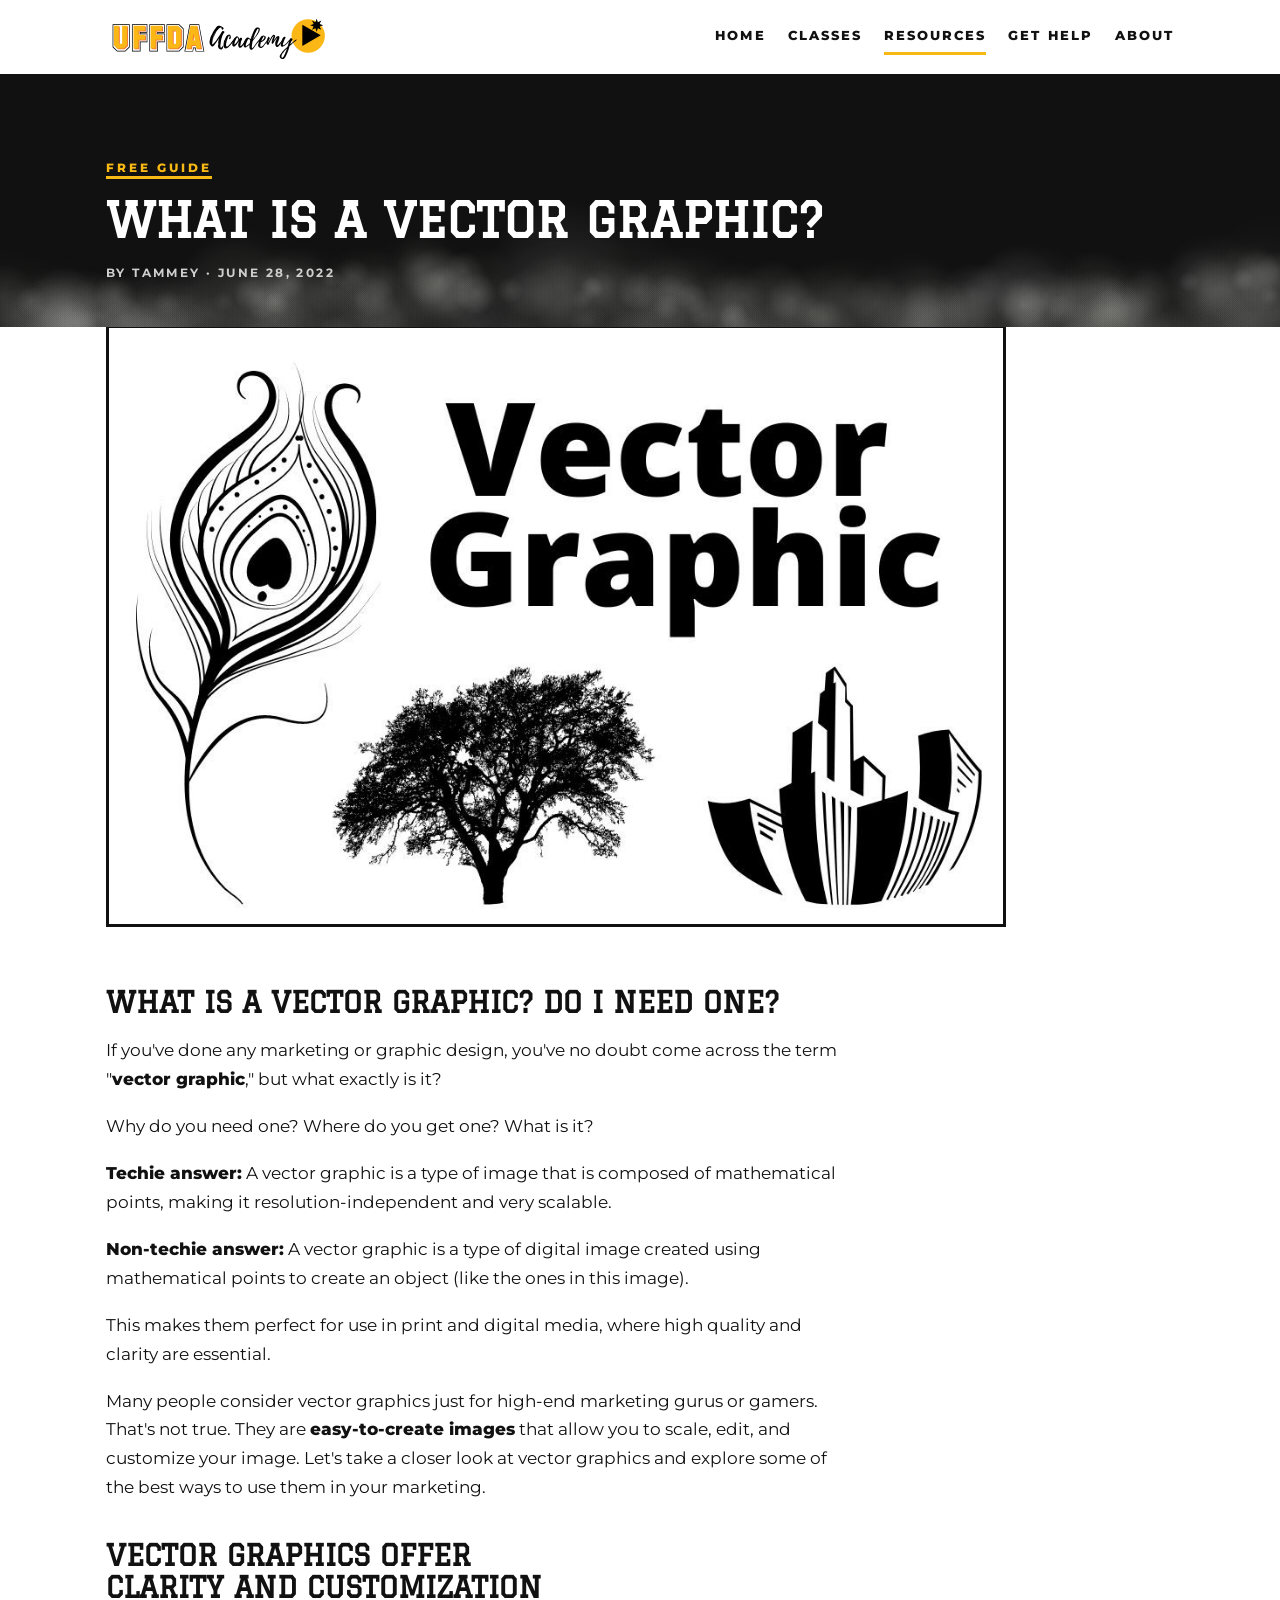
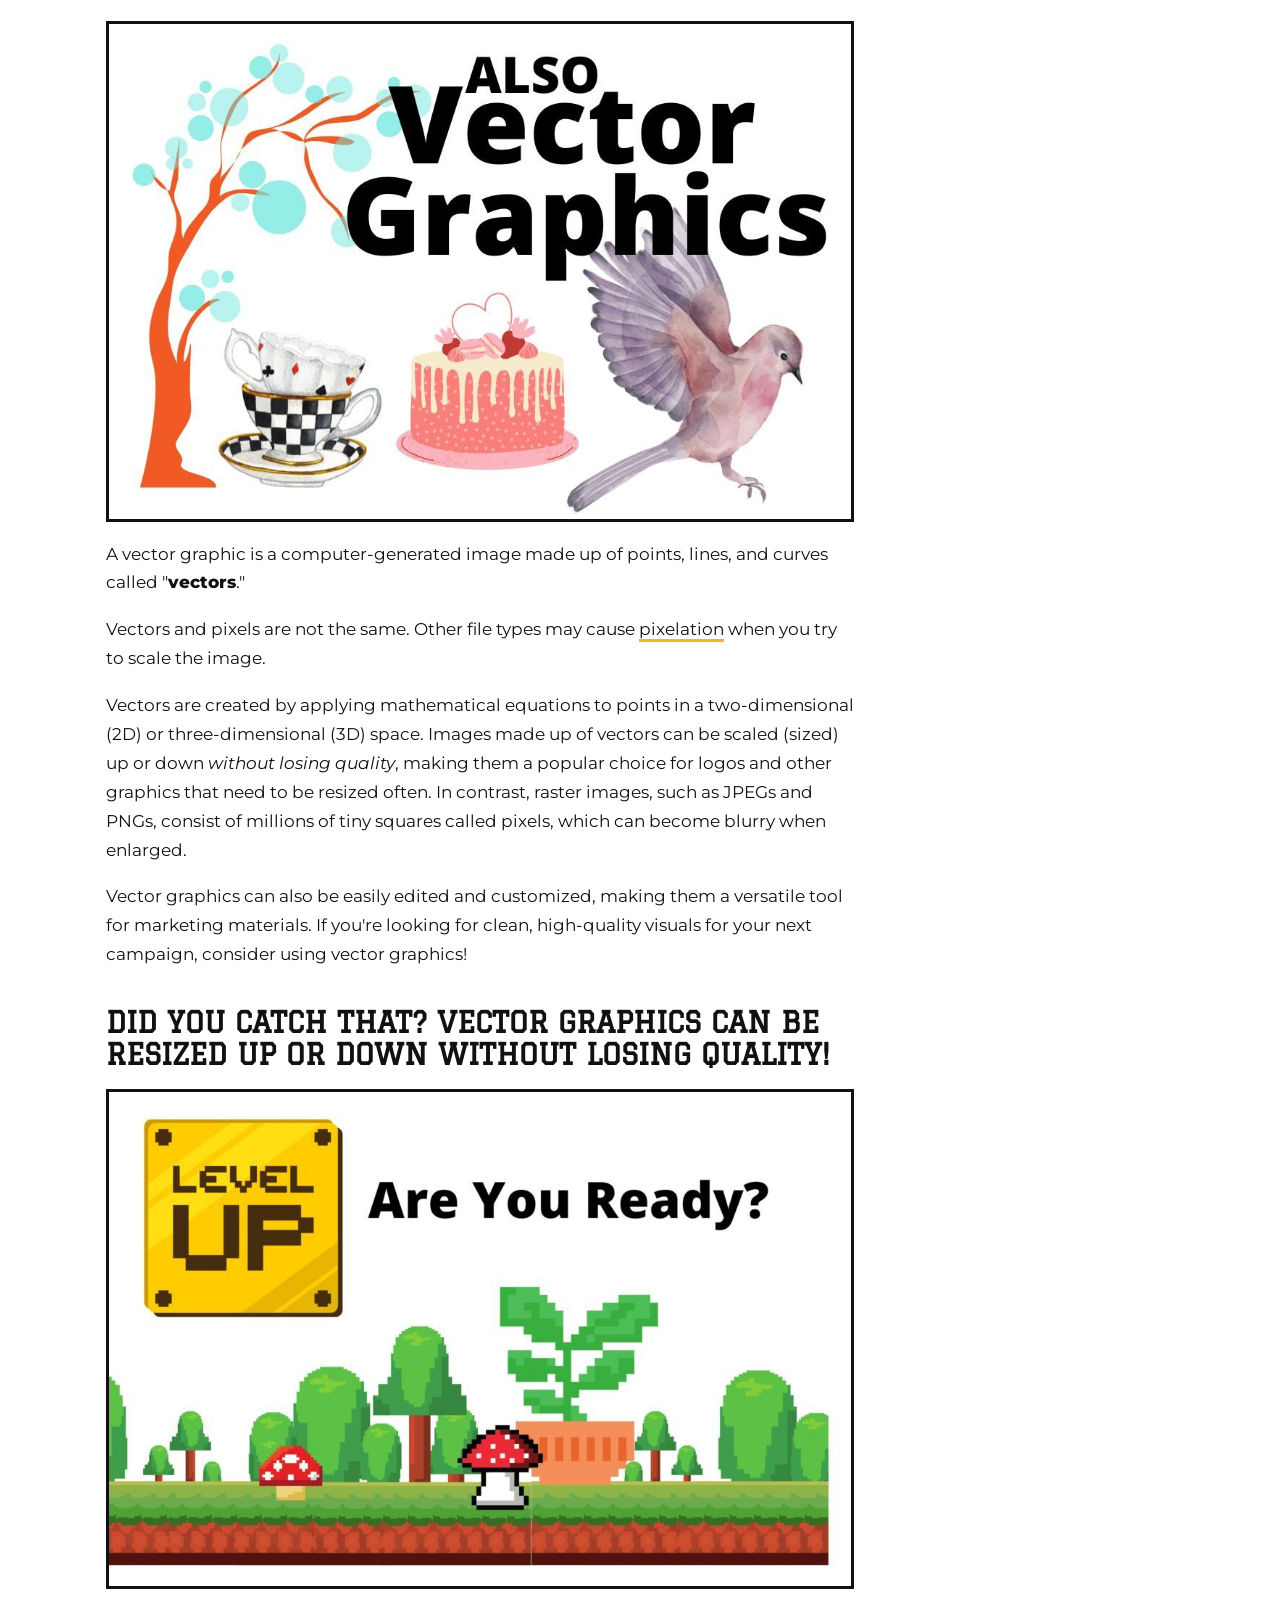
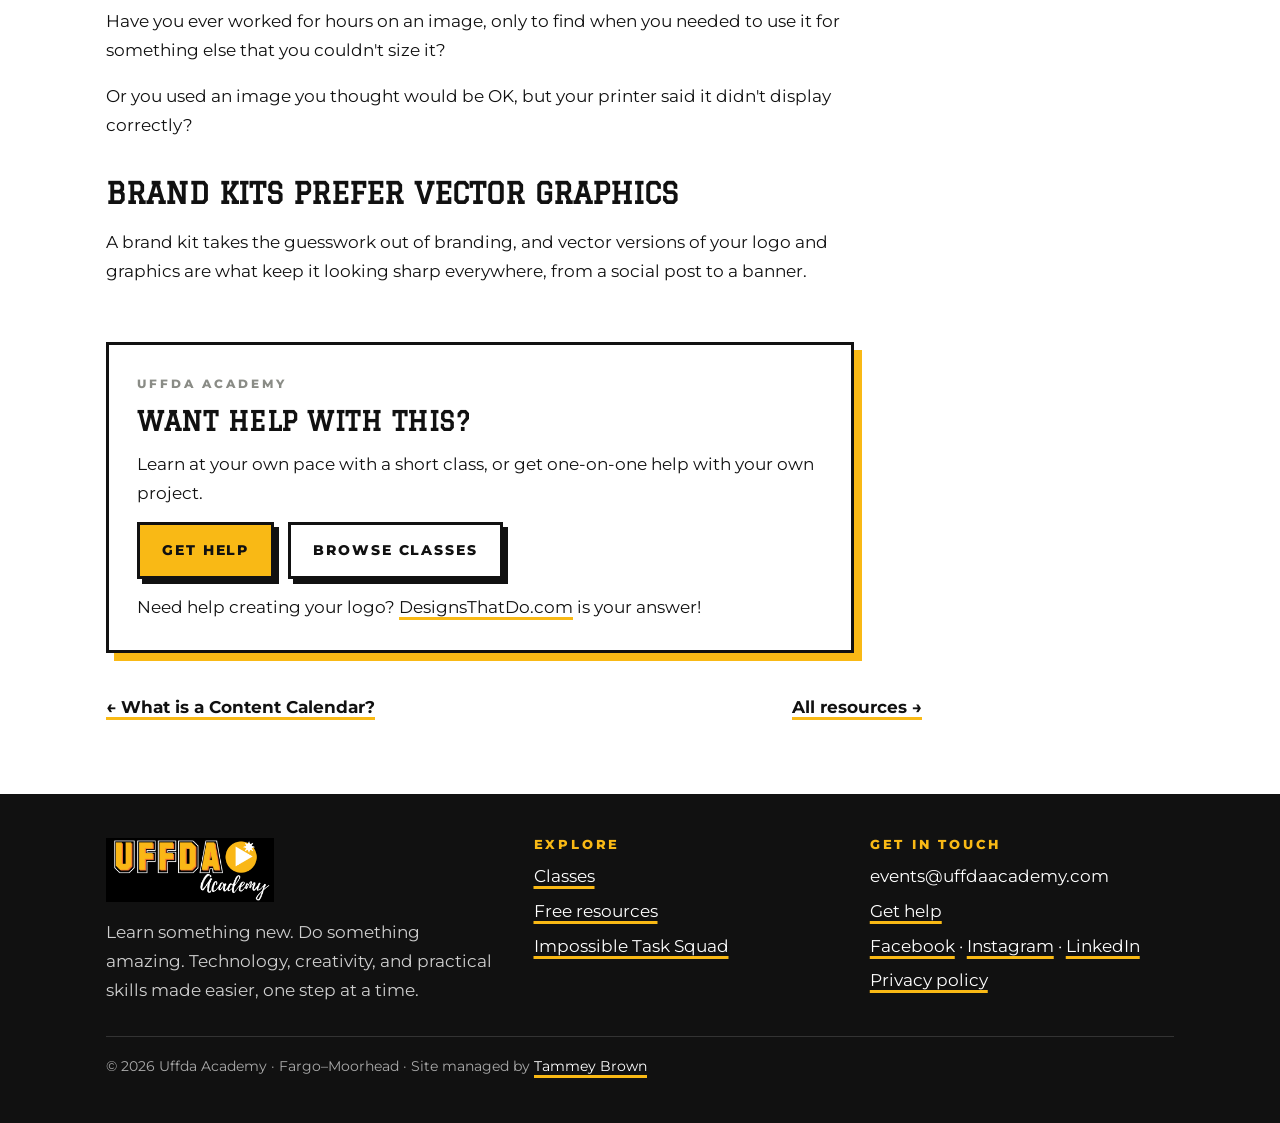
<file: what-is-a-vector-graphic.html>
<!doctype html>
<html lang="en">
<head>
<meta charset="utf-8">
<meta name="viewport" content="width=device-width, initial-scale=1, viewport-fit=cover">
<title>What is a Vector Graphic? · Uffda Academy</title>
<meta name="claude:viewport-fit-sides" content="cover">
<meta name="description" content="What a vector graphic is, why it can be resized without losing quality, and why your brand kit should use them.">
<meta property="og:title" content="What is a Vector Graphic? · Uffda Academy">
<meta property="og:description" content="What a vector graphic is, why it can be resized without losing quality, and why your brand kit should use them.">
<meta property="og:site_name" content="Uffda Academy">
<meta property="og:image" content="https://uffdaacademy.com/wp-content/uploads/2022/06/Vector-Graphic.jpg">
<link rel="icon" href="wp-content/uploads/2022/08/cropped-cropped-Uffda-Academy-ICON-1-270x270.png">
<link rel="preconnect" href="https://fonts.googleapis.com">
<link rel="preconnect" href="https://fonts.gstatic.com" crossorigin>
<link rel="stylesheet" href="https://fonts.googleapis.com/css2?family=Anton&family=Graduate&family=Kaushan+Script&family=Montserrat:ital,wght@0,400;0,500;0,600;0,700;0,800;0,900;1,400&display=swap">
<link rel="stylesheet" href="style.css">
</head>
<body>
<header class="site-header">
  <div class="wrap">
    <a class="logo" href="index.html"><img src="wp-content/uploads/2022/08/UffdaAcademy-Horizontal.svg" alt="Uffda Academy" width="260" height="53"></a>
    <nav class="nav" aria-label="Main"><a href="index.html">Home</a><a href="classes.html">Classes</a><a href="resources.html" aria-current="page">Resources</a><a href="get-help.html">Get Help</a><a href="about.html">About</a></nav>
  </div>
</header>
<main>
<header class="article-head band-ink on-ink inked" data-ink="edge" data-ink-seed="8"><div class="wrap"><div class="stack">
    <a class="eyebrow" href="resources.html" style="background:none">Free guide</a>
    <h1>What is a Vector Graphic?</h1>
    <p class="meta">By Tammey · June 28, 2022</p>
  </div></div></header>
<article><div class="wrap" style="padding-block:0 72px">
  <div class="article-hero"><img src="wp-content/uploads/2022/06/Vector-Graphic.jpg" alt=""></div>
  <div class="prose">
<h2>What is a Vector Graphic? Do I need one?</h2>
<p>If you've done any marketing or graphic design, you've no doubt come across the term "<strong>vector graphic</strong>," but what exactly is it?</p>
<p>Why do you need one? Where do you get one? What is it?</p>
<p><strong>Techie answer:</strong> A vector graphic is a type of image that is composed of mathematical points, making it resolution-independent and very scalable.</p>
<p><strong>Non-techie answer:</strong> A vector graphic is a type of digital image created using mathematical points to create an object (like the ones in this image).</p>
<p>This makes them perfect for use in print and digital media, where high quality and clarity are essential.</p>
<p>Many people consider vector graphics just for high-end marketing gurus or gamers. That's not true. They are <strong>easy-to-create images</strong> that allow you to scale, edit, and customize your image. Let's take a closer look at vector graphics and explore some of the best ways to use them in your marketing.</p>
<h2>Vector Graphics Offer Clarity and Customization</h2>
<img src="wp-content/uploads/2022/06/Vector-Graphic-1.jpg" alt="Examples of simple vector graphics: a tree, a peacock feather and a cityscape">
<p>A vector graphic is a computer-generated image made up of points, lines, and curves called "<strong>vectors</strong>."</p>
<p>Vectors and pixels are not the same. Other file types may cause <a href="https://en.wikipedia.org/wiki/Pixel">pixelation</a> when you try to scale the image.</p>
<p>Vectors are created by applying mathematical equations to points in a two-dimensional (2D) or three-dimensional (3D) space. Images made up of vectors can be scaled (sized) up or down <em>without losing quality</em>, making them a popular choice for logos and other graphics that need to be resized often. In contrast, raster images, such as JPEGs and PNGs, consist of millions of tiny squares called pixels, which can become blurry when enlarged.</p>
<p>Vector graphics can also be easily edited and customized, making them a versatile tool for marketing materials. If you're looking for clean, high-quality visuals for your next campaign, consider using vector graphics!</p>
<h2>Did you catch that? Vector graphics can be resized up or down WITHOUT losing quality!</h2>
<img src="wp-content/uploads/2022/06/Vector-Graphic-2-1024x682.jpg" alt="Vector graphic example">
<p>Have you ever worked for hours on an image, only to find when you needed to use it for something else that you couldn't size it?</p>
<p>Or you used an image you thought would be OK, but your printer said it didn't display correctly?</p>
<h2>Brand Kits Prefer Vector Graphics</h2>
<p>A brand kit takes the guesswork out of branding, and vector versions of your logo and graphics are what keep it looking sharp everywhere, from a social post to a banner.</p>
</div>
  <div class="post-cta">
  <span class="eyebrow">Uffda Academy</span>
  <h3>Want help with this?</h3>
  <p>Learn at your own pace with a short class, or get one-on-one help with your own project.</p>
  <div class="actions"><a class="btn btn-gold" href="get-help.html">Get help</a><a class="btn" href="classes.html">Browse classes</a></div>
  <p class="note">Need help creating your logo? <a href="https://www.designsthatdo.com/logos">DesignsThatDo.com</a> is your answer!</p>
</div>
  <nav class="post-nav" aria-label="More posts"><a href="what-is-a-content-calendar.html">← What is a Content Calendar?</a><a href="resources.html">All resources →</a></nav>
</div></article>
</main>
<footer class="site-footer">
  <div class="wrap">
    <div class="stack">
      <a class="logo" href="index.html"><img src="wp-content/uploads/2023/01/cropped-UFFDA-Logo-White-lettering2.png" alt="Uffda Academy" width="210" height="80"></a>
      <p style="color:#CFCFCF">Learn something new. Do something amazing. Technology, creativity, and practical skills made easier, one step at a time.</p>
    </div>
    <div>
      <h4>Explore</h4>
      <ul>
        <li><a href="classes.html">Classes</a></li>
        <li><a href="resources.html">Free resources</a></li>
        <li><a href="squad.html">Impossible Task Squad</a></li>
      </ul>
    </div>
    <div>
      <h4>Get in touch</h4>
      <ul>
        <li>events@uffdaacademy.com</li>
        <li><a href="get-help.html">Get help</a></li>
        <li><a href="https://www.facebook.com/UffdaAcademy">Facebook</a> · <a href="https://www.instagram.com/uffdaacademy/">Instagram</a> · <a href="https://www.linkedin.com/company/uffdaacademy">LinkedIn</a></li>
        <li><a href="privacy-policy.html">Privacy policy</a></li>
      </ul>
    </div>
    <p class="fine">© <span data-year>2026</span> Uffda Academy · Fargo–Moorhead · Site managed by <a href="https://tammeybrown.com">Tammey Brown</a></p>
  </div>
</footer>
<script src="site.js"></script>
<script>document.querySelectorAll('[data-year]').forEach(function(e){e.textContent=new Date().getFullYear()})</script>
</body>
</html>
</file>
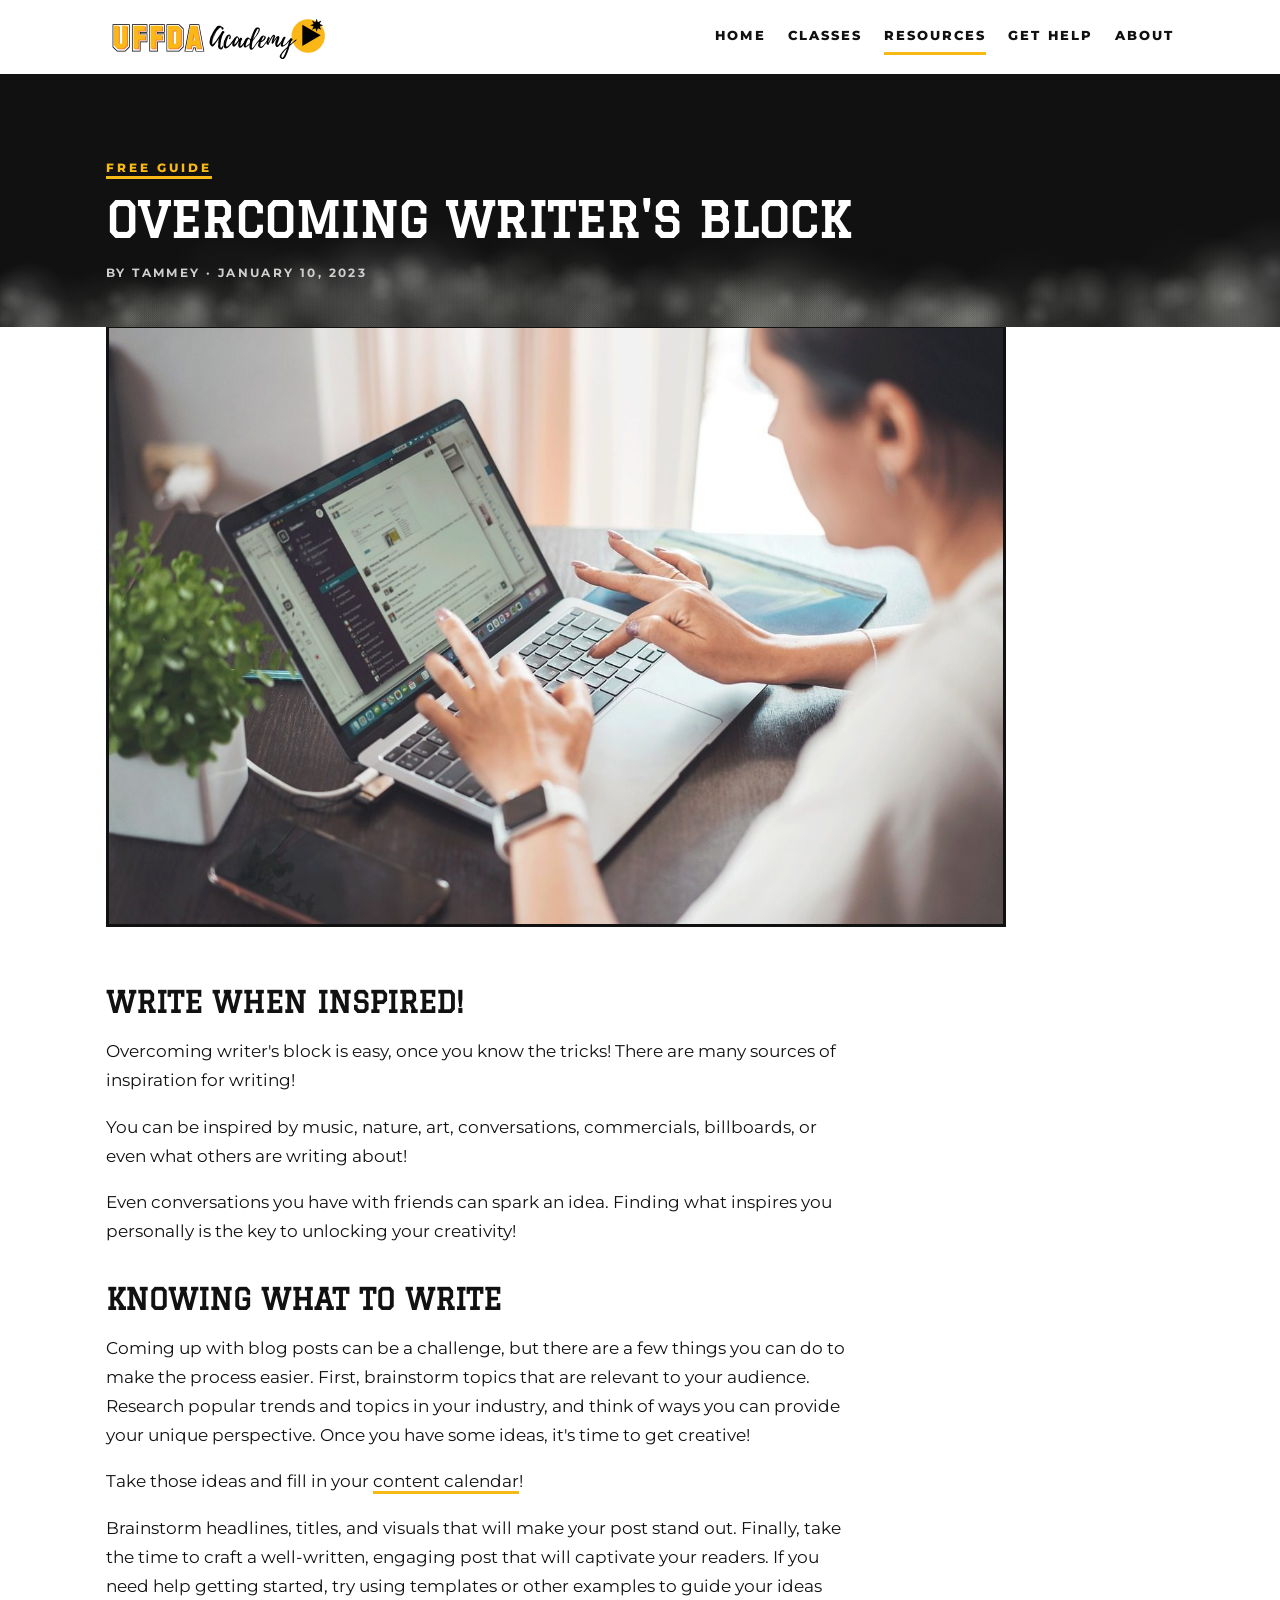
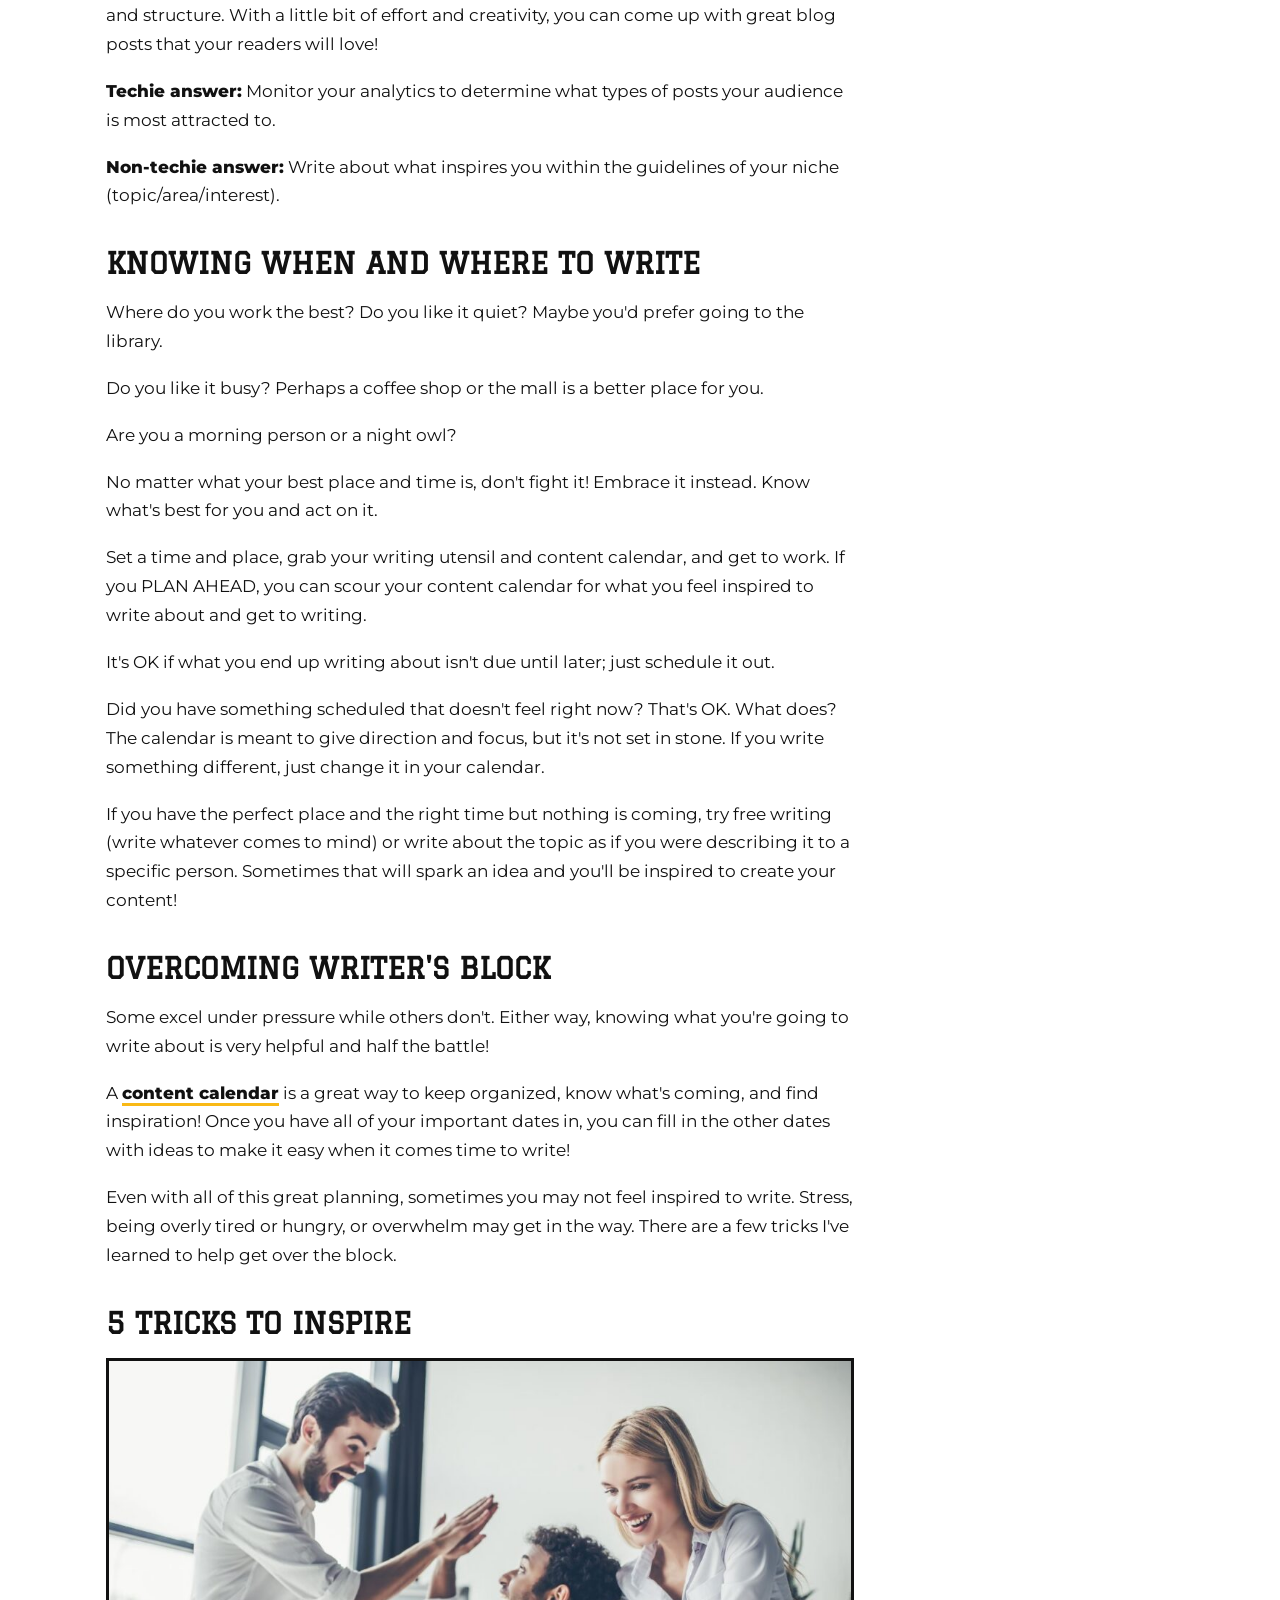
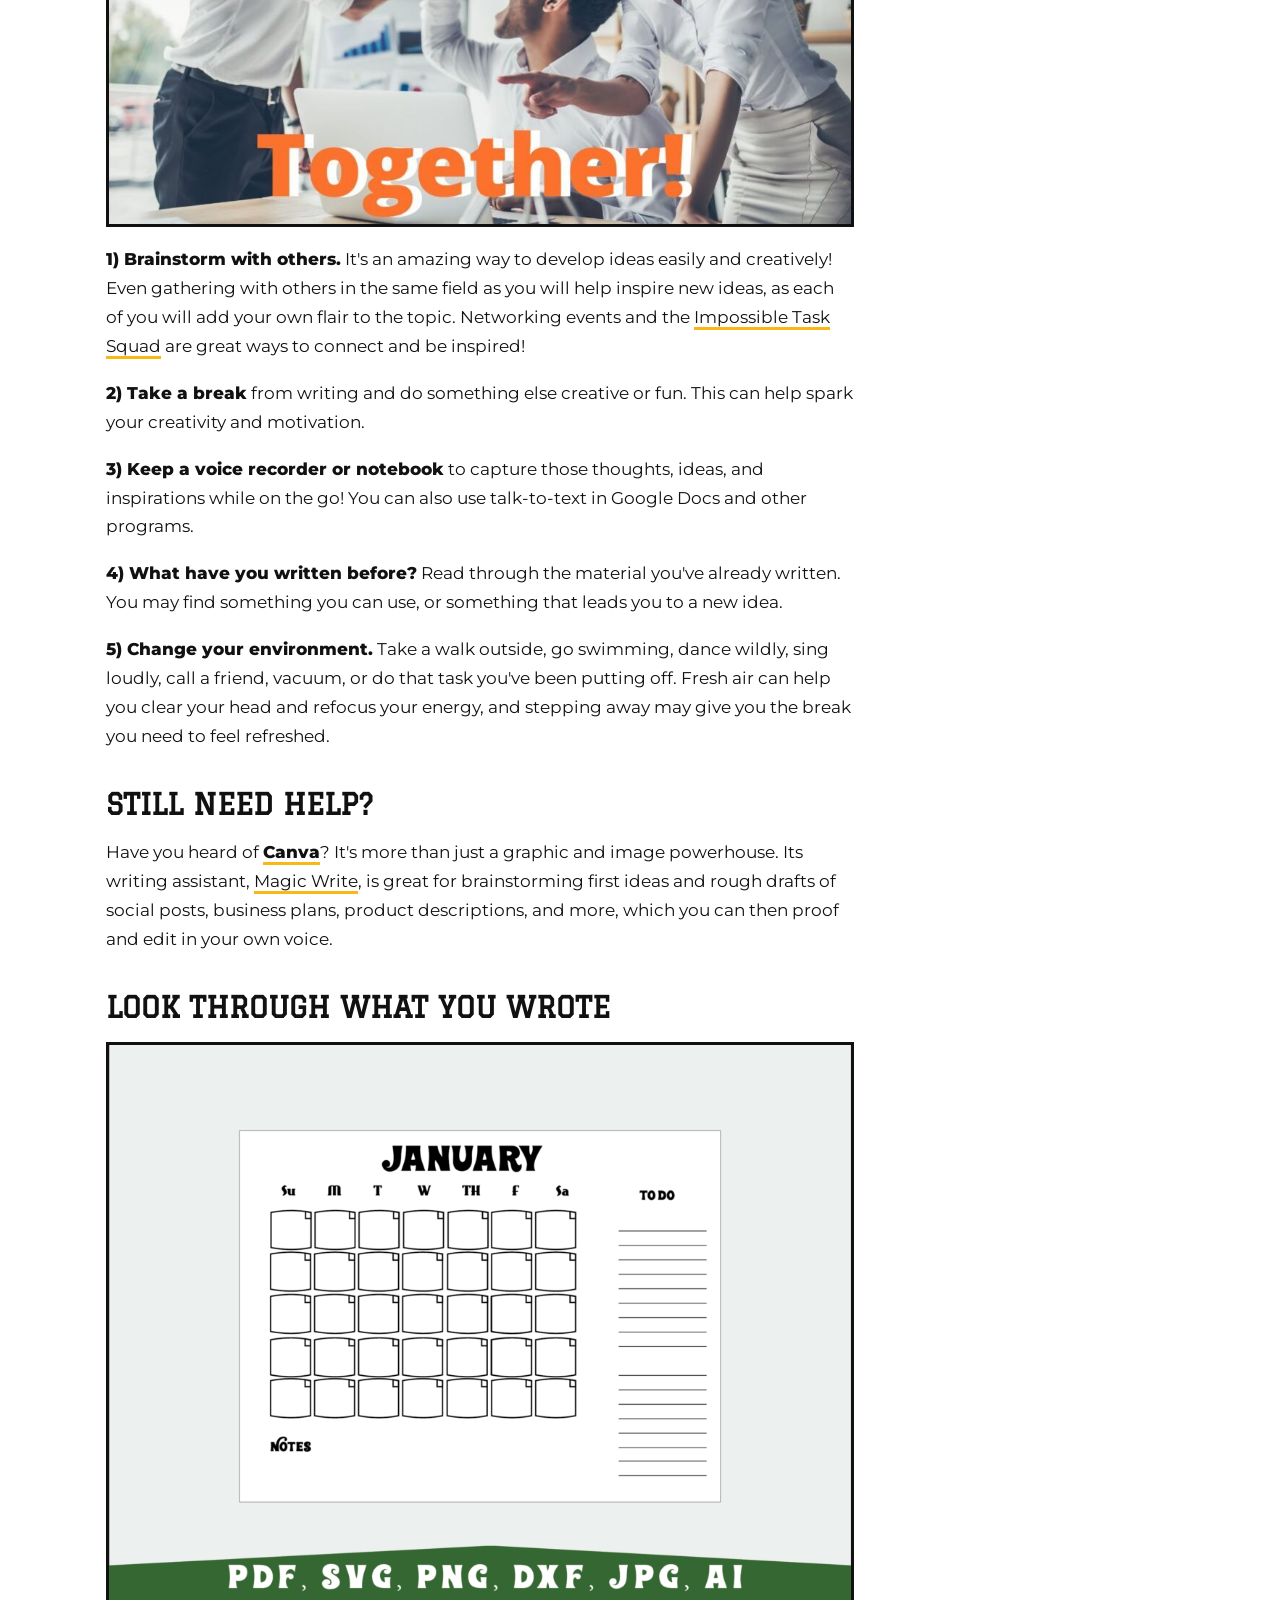
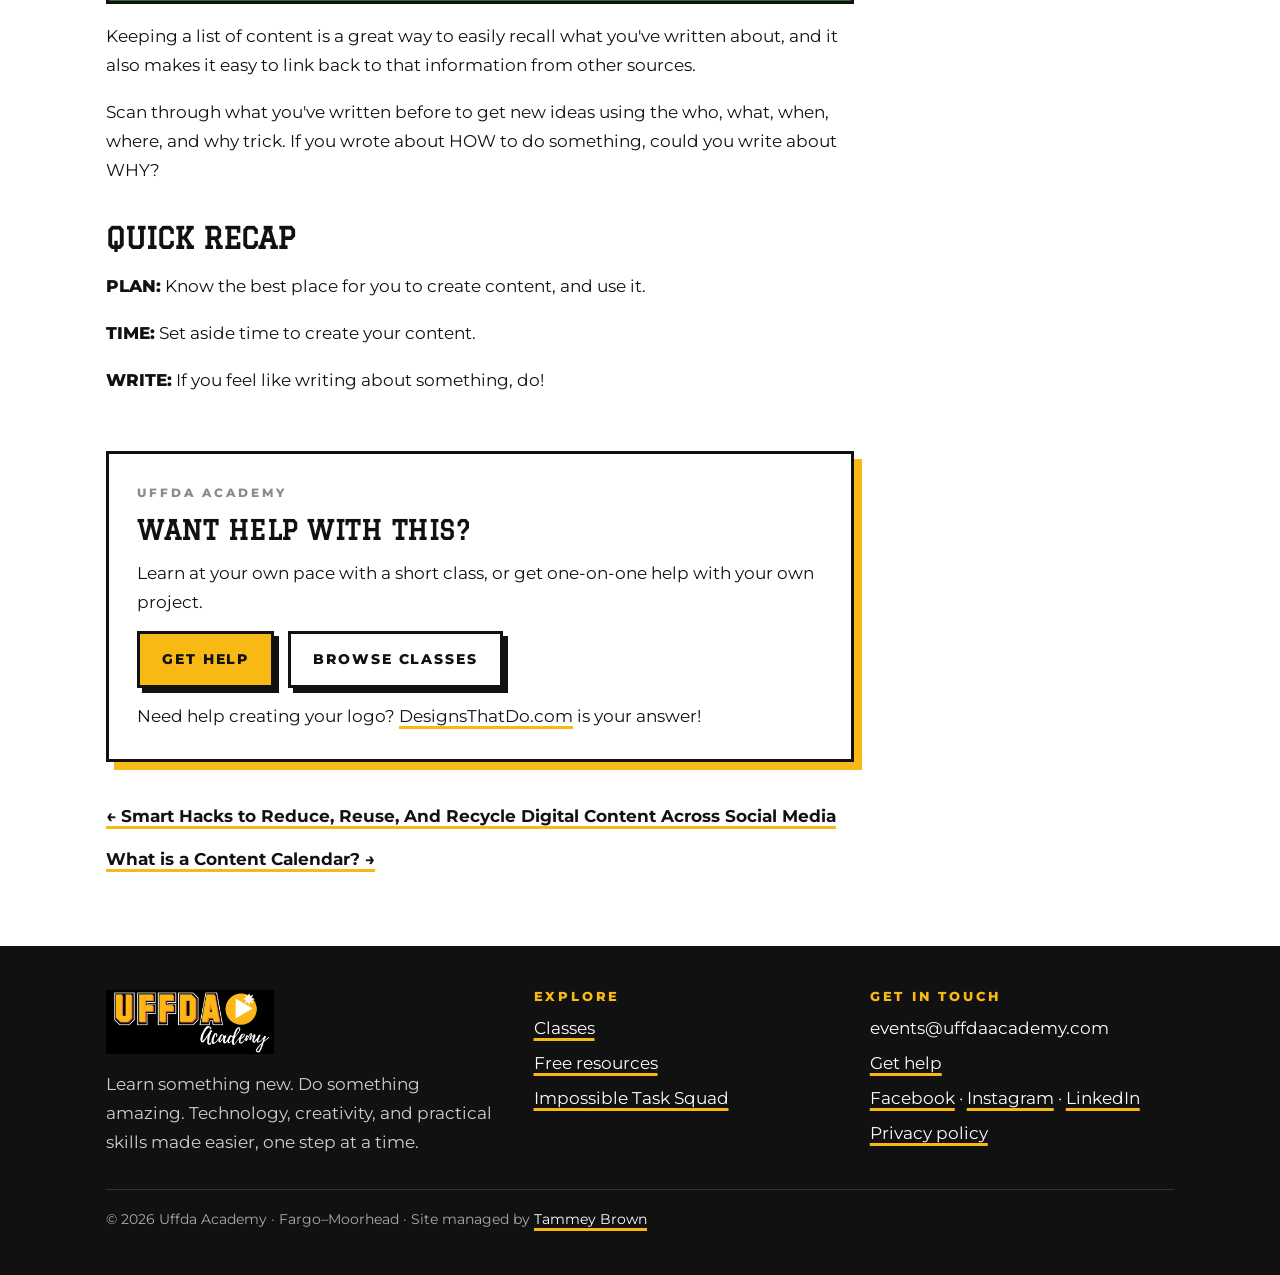
<file: write-when-feeling-inspired.html>
<!doctype html>
<html lang="en">
<head>
<meta charset="utf-8">
<meta name="viewport" content="width=device-width, initial-scale=1, viewport-fit=cover">
<title>Overcoming Writer&#x27;s Block · Uffda Academy</title>
<meta name="claude:viewport-fit-sides" content="cover">
<meta name="description" content="Overcoming writer&#x27;s block is easy once you know the tricks: when and where to write, and five ways to get inspired.">
<meta property="og:title" content="Overcoming Writer&#x27;s Block · Uffda Academy">
<meta property="og:description" content="Overcoming writer&#x27;s block is easy once you know the tricks: when and where to write, and five ways to get inspired.">
<meta property="og:site_name" content="Uffda Academy">
<meta property="og:image" content="https://uffdaacademy.com/wp-content/uploads/2022/08/telework-technology-laptop-6795505.jpg">
<link rel="icon" href="wp-content/uploads/2022/08/cropped-cropped-Uffda-Academy-ICON-1-270x270.png">
<link rel="preconnect" href="https://fonts.googleapis.com">
<link rel="preconnect" href="https://fonts.gstatic.com" crossorigin>
<link rel="stylesheet" href="https://fonts.googleapis.com/css2?family=Anton&family=Graduate&family=Kaushan+Script&family=Montserrat:ital,wght@0,400;0,500;0,600;0,700;0,800;0,900;1,400&display=swap">
<link rel="stylesheet" href="style.css">
</head>
<body>
<header class="site-header">
  <div class="wrap">
    <a class="logo" href="index.html"><img src="wp-content/uploads/2022/08/UffdaAcademy-Horizontal.svg" alt="Uffda Academy" width="260" height="53"></a>
    <nav class="nav" aria-label="Main"><a href="index.html">Home</a><a href="classes.html">Classes</a><a href="resources.html" aria-current="page">Resources</a><a href="get-help.html">Get Help</a><a href="about.html">About</a></nav>
  </div>
</header>
<main>
<header class="article-head band-ink on-ink inked" data-ink="edge" data-ink-seed="6"><div class="wrap"><div class="stack">
    <a class="eyebrow" href="resources.html" style="background:none">Free guide</a>
    <h1>Overcoming Writer&#x27;s Block</h1>
    <p class="meta">By Tammey · January 10, 2023</p>
  </div></div></header>
<article><div class="wrap" style="padding-block:0 72px">
  <div class="article-hero"><img src="wp-content/uploads/2022/08/telework-technology-laptop-6795505.jpg" alt=""></div>
  <div class="prose">
<h2>Write When Inspired!</h2>
<p>Overcoming writer's block is easy, once you know the tricks! There are many sources of inspiration for writing!</p>
<p>You can be inspired by music, nature, art, conversations, commercials, billboards, or even what others are writing about!</p>
<p>Even conversations you have with friends can spark an idea. Finding what inspires you personally is the key to unlocking your creativity!</p>
<h2>Knowing What to Write</h2>
<p>Coming up with blog posts can be a challenge, but there are a few things you can do to make the process easier. First, brainstorm topics that are relevant to your audience. Research popular trends and topics in your industry, and think of ways you can provide your unique perspective. Once you have some ideas, it's time to get creative!</p>
<p>Take those ideas and fill in your <a href="what-is-a-content-calendar.html">content calendar</a>!</p>
<p>Brainstorm headlines, titles, and visuals that will make your post stand out. Finally, take the time to craft a well-written, engaging post that will captivate your readers. If you need help getting started, try using templates or other examples to guide your ideas and structure. With a little bit of effort and creativity, you can come up with great blog posts that your readers will love!</p>
<p><strong>Techie answer:</strong> Monitor your analytics to determine what types of posts your audience is most attracted to.</p>
<p><strong>Non-techie answer:</strong> Write about what inspires you within the guidelines of your niche (topic/area/interest).</p>
<h2>Knowing When and Where to Write</h2>
<p>Where do you work the best? Do you like it quiet? Maybe you'd prefer going to the library.</p>
<p>Do you like it busy? Perhaps a coffee shop or the mall is a better place for you.</p>
<p>Are you a morning person or a night owl?</p>
<p>No matter what your best place and time is, don't fight it! Embrace it instead. Know what's best for you and act on it.</p>
<p>Set a time and place, grab your writing utensil and content calendar, and get to work. If you PLAN AHEAD, you can scour your content calendar for what you feel inspired to write about and get to writing.</p>
<p>It's OK if what you end up writing about isn't due until later; just schedule it out.</p>
<p>Did you have something scheduled that doesn't feel right now? That's OK. What does? The calendar is meant to give direction and focus, but it's not set in stone. If you write something different, just change it in your calendar.</p>
<p>If you have the perfect place and the right time but nothing is coming, try free writing (write whatever comes to mind) or write about the topic as if you were describing it to a specific person. Sometimes that will spark an idea and you'll be inspired to create your content!</p>
<h2>Overcoming Writer's Block</h2>
<p>Some excel under pressure while others don't. Either way, knowing what you're going to write about is very helpful and half the battle!</p>
<p>A <a href="what-is-a-content-calendar.html"><strong>content calendar</strong></a> is a great way to keep organized, know what's coming, and find inspiration! Once you have all of your important dates in, you can fill in the other dates with ideas to make it easy when it comes time to write!</p>
<p>Even with all of this great planning, sometimes you may not feel inspired to write. Stress, being overly tired or hungry, or overwhelm may get in the way. There are a few tricks I've learned to help get over the block.</p>
<h2>5 Tricks to Inspire</h2>
<img src="wp-content/uploads/2023/04/Feedback-and-support-canva-workshop-1024x640.jpg" alt="A group working together at a Canva workshop">
<p><strong>1) Brainstorm with others.</strong> It's an amazing way to develop ideas easily and creatively! Even gathering with others in the same field as you will help inspire new ideas, as each of you will add your own flair to the topic. Networking events and the <a href="squad.html">Impossible Task Squad</a> are great ways to connect and be inspired!</p>
<p><strong>2) Take a break</strong> from writing and do something else creative or fun. This can help spark your creativity and motivation.</p>
<p><strong>3) Keep a voice recorder or notebook</strong> to capture those thoughts, ideas, and inspirations while on the go! You can also use talk-to-text in Google Docs and other programs.</p>
<p><strong>4) What have you written before?</strong> Read through the material you've already written. You may find something you can use, or something that leads you to a new idea.</p>
<p><strong>5) Change your environment.</strong> Take a walk outside, go swimming, dance wildly, sing loudly, call a friend, vacuum, or do that task you've been putting off. Fresh air can help you clear your head and refocus your energy, and stepping away may give you the break you need to feel refreshed.</p>
<h2>Still Need Help?</h2>
<p>Have you heard of <a href="https://partner.canva.com/c/2644198/1559937/10068"><strong>Canva</strong></a>? It's more than just a graphic and image powerhouse. Its writing assistant, <a href="https://partner.canva.com/c/2644198/1559937/10068">Magic Write</a>, is great for brainstorming first ideas and rough drafts of social posts, business plans, product descriptions, and more, which you can then proof and edit in your own voice.</p>
<h2>Look Through What You Wrote</h2>
<a href="https://www.creativefabrica.com/product/calendar-42/ref/237596/"><img src="wp-content/uploads/2022/12/1-01-1024x768.png" alt="Printable content calendar"></a>
<p>Keeping a list of content is a great way to easily recall what you've written about, and it also makes it easy to link back to that information from other sources.</p>
<p>Scan through what you've written before to get new ideas using the who, what, when, where, and why trick. If you wrote about HOW to do something, could you write about WHY?</p>
<h2>Quick Recap</h2>
<p><strong>PLAN:</strong> Know the best place for you to create content, and use it.</p>
<p><strong>TIME:</strong> Set aside time to create your content.</p>
<p><strong>WRITE:</strong> If you feel like writing about something, do!</p>
</div>
  <div class="post-cta">
  <span class="eyebrow">Uffda Academy</span>
  <h3>Want help with this?</h3>
  <p>Learn at your own pace with a short class, or get one-on-one help with your own project.</p>
  <div class="actions"><a class="btn btn-gold" href="get-help.html">Get help</a><a class="btn" href="classes.html">Browse classes</a></div>
  <p class="note">Need help creating your logo? <a href="https://www.designsthatdo.com/logos">DesignsThatDo.com</a> is your answer!</p>
</div>
  <nav class="post-nav" aria-label="More posts"><a href="smart-hacks-to-reduce-reuse-and-recycle-digital-content-across-social-media.html">← Smart Hacks to Reduce, Reuse, And Recycle Digital Content Across Social Media</a><a href="what-is-a-content-calendar.html">What is a Content Calendar? →</a></nav>
</div></article>
</main>
<footer class="site-footer">
  <div class="wrap">
    <div class="stack">
      <a class="logo" href="index.html"><img src="wp-content/uploads/2023/01/cropped-UFFDA-Logo-White-lettering2.png" alt="Uffda Academy" width="210" height="80"></a>
      <p style="color:#CFCFCF">Learn something new. Do something amazing. Technology, creativity, and practical skills made easier, one step at a time.</p>
    </div>
    <div>
      <h4>Explore</h4>
      <ul>
        <li><a href="classes.html">Classes</a></li>
        <li><a href="resources.html">Free resources</a></li>
        <li><a href="squad.html">Impossible Task Squad</a></li>
      </ul>
    </div>
    <div>
      <h4>Get in touch</h4>
      <ul>
        <li>events@uffdaacademy.com</li>
        <li><a href="get-help.html">Get help</a></li>
        <li><a href="https://www.facebook.com/UffdaAcademy">Facebook</a> · <a href="https://www.instagram.com/uffdaacademy/">Instagram</a> · <a href="https://www.linkedin.com/company/uffdaacademy">LinkedIn</a></li>
        <li><a href="privacy-policy.html">Privacy policy</a></li>
      </ul>
    </div>
    <p class="fine">© <span data-year>2026</span> Uffda Academy · Fargo–Moorhead · Site managed by <a href="https://tammeybrown.com">Tammey Brown</a></p>
  </div>
</footer>
<script src="site.js"></script>
<script>document.querySelectorAll('[data-year]').forEach(function(e){e.textContent=new Date().getFullYear()})</script>
</body>
</html>
</file>
<file: style.css>
/* Layout: the Squad poster look. White paper, black ink bands, gold as the only color.
   Varsity block headings, wide-tracked caps for labels, a brush-script accent word. */
:root {
  --paper: #FFFFFF;
  --ink: #111111;
  --ink-2: #2B2B2B;
  --smoke: #8A8C86;       /* gray from the ink wash, slight olive */
  --mist: #F1F1EE;
  --line: #DADAD5;
  --gold: #F9B915;
  --on-ink: #FFFFFF;
  --varsity: "Graduate", "Rockwell Extra Bold", "Arial Black", serif;
  --caps: "Montserrat", "Arial Black", "Helvetica Neue", Arial, sans-serif;
  --script: "Kaushan Script", "Brush Script MT", cursive;
  --body: "Montserrat", "Helvetica Neue", Arial, sans-serif;
  --wrap: 1100px;
  color-scheme: light;
}

*, *::before, *::after { box-sizing: border-box; }
body { margin: 0; background: var(--paper); color: var(--ink); font-family: var(--body); font-size: 1.0625rem; line-height: 1.7; }
img { max-width: 100%; height: auto; display: block; }
a { color: var(--ink); text-decoration-color: var(--gold); text-decoration-thickness: 3px; text-underline-offset: 4px; }
a:hover { color: var(--ink-2); background: linear-gradient(transparent 60%, rgba(249,185,21,.35) 60%); }
:focus-visible { outline: 3px solid var(--gold); outline-offset: 3px; }
h1, h2, h3, h4 { margin: 0; line-height: 1.1; text-wrap: balance; }
p { margin: 0; }

.wrap { max-width: var(--wrap); margin: 0 auto; padding-left: max(16px, env(safe-area-inset-left, 0px)); padding-right: max(16px, env(safe-area-inset-right, 0px)); }

/* Type roles */
.varsity { font-family: var(--varsity); font-weight: 400; text-transform: uppercase; letter-spacing: 0.02em; }
.caps { font-family: var(--caps); font-weight: 800; text-transform: uppercase; letter-spacing: 0.22em; }
.script { font-family: var(--script); font-weight: 400; text-transform: none; letter-spacing: 0; }
h1 { font-family: var(--varsity); font-size: clamp(2.2rem, 6vw, 3.6rem); text-transform: uppercase; }
h2 { font-family: var(--varsity); font-size: clamp(1.7rem, 4vw, 2.5rem); text-transform: uppercase; }
h3 { font-family: var(--caps); font-weight: 800; font-size: 1.15rem; text-transform: uppercase; letter-spacing: 0.08em; }
h4 { font-family: var(--caps); font-weight: 800; font-size: 1rem; text-transform: uppercase; letter-spacing: 0.08em; }
.eyebrow { font-family: var(--caps); font-weight: 800; font-size: 0.78rem; text-transform: uppercase; letter-spacing: 0.24em; color: var(--smoke); }
.on-ink .eyebrow { color: var(--gold); }
.muted { color: #555; }
.gold { color: var(--gold); }

/* Header */
.site-header { background: var(--paper); border-bottom: 3px solid var(--ink); }
.site-header .wrap { display: flex; flex-wrap: wrap; align-items: center; justify-content: space-between; gap: 10px 28px; padding-block: 14px; }
.wordmark { display: inline-flex; align-items: baseline; gap: 6px; text-decoration: none; color: var(--ink); background: none !important; }
.wordmark .u { font-family: var(--varsity); font-size: 1.9rem; color: var(--gold); -webkit-text-stroke: 1.5px var(--ink); paint-order: stroke fill; letter-spacing: 0.02em; }
.wordmark .a { font-family: var(--script); font-size: 1.6rem; color: var(--ink); }
.nav { display: flex; flex-wrap: wrap; gap: 4px 22px; }
.nav a { font-family: var(--caps); font-weight: 800; font-size: 0.8rem; text-transform: uppercase; letter-spacing: 0.16em; text-decoration: none; padding-block: 6px; border-bottom: 3px solid transparent; background: none; }
.nav a:hover, .nav a[aria-current="page"] { border-bottom-color: var(--gold); background: none; }

/* Sections */
section { padding-block: clamp(44px, 8vw, 84px); }
.band-ink { background: var(--ink); color: var(--on-ink); }
.band-ink a { color: var(--on-ink); }
.band-gold { background: var(--gold); color: var(--ink); }
.band-mist { background: var(--mist); }
.stack { display: grid; gap: 16px; }
.stack-lg { display: grid; gap: 32px; }
.split { display: grid; grid-template-columns: minmax(0, 0.9fr) minmax(0, 1.1fr); gap: 40px; align-items: start; }
@media (max-width: 780px) { .split { grid-template-columns: 1fr; gap: 24px; } }
.measure { max-width: 64ch; }

/* Buttons */
.btn { display: inline-flex; align-items: center; justify-content: center; gap: 8px; font-family: var(--caps); font-weight: 800; font-size: 0.85rem; text-transform: uppercase; letter-spacing: 0.14em; padding: 14px 22px; text-decoration: none; border: 3px solid var(--ink); cursor: pointer; background: var(--paper); color: var(--ink); }
.btn:hover { background: var(--ink); color: var(--paper); }
.btn-gold { background: var(--gold); border-color: var(--ink); color: var(--ink); box-shadow: 5px 5px 0 var(--ink); }
.btn-gold:hover { background: var(--gold); color: var(--ink); transform: translate(2px, 2px); box-shadow: 3px 3px 0 var(--ink); }
.band-ink .btn { background: transparent; color: var(--on-ink); border-color: var(--on-ink); }
.band-ink .btn:hover { background: var(--on-ink); color: var(--ink); }
.band-ink .btn-gold { background: var(--gold); color: var(--ink); border-color: var(--gold); box-shadow: 5px 5px 0 var(--on-ink); }
.actions { display: flex; flex-wrap: wrap; gap: 14px; align-items: center; }

/* Ink wash canvas layer */
.inked { position: relative; overflow: hidden; isolation: isolate; }
.inked > canvas.ink { position: absolute; inset: 0; width: 100%; height: 100%; z-index: -1; pointer-events: none; }

/* Poster hero: recreates the Squad cover in live type */
.poster { padding-block: clamp(70px, 12vw, 140px); background: var(--paper); text-align: center; }
.poster-title { display: grid; justify-items: center; gap: 6px; }
.poster-top { position: relative; display: inline-flex; align-items: center; gap: clamp(10px, 2vw, 22px); }
.poster .task { position: relative; font-family: "Anton", "Impact", var(--caps); font-size: clamp(3.6rem, 13vw, 8.5rem); line-height: 0.85; color: var(--gold); letter-spacing: 0.01em; }
.poster .impossible { position: absolute; left: -0.25em; top: 50%; transform: translateY(-48%) rotate(-8deg); font-family: var(--script); font-size: clamp(1.7rem, 5.5vw, 3.6rem); color: var(--ink); white-space: nowrap; }
.poster .squad { font-family: var(--varsity); font-size: clamp(3.4rem, 12.5vw, 8rem); line-height: 0.9; color: var(--ink); -webkit-text-stroke: 0; text-shadow: 0 0 0 var(--ink); position: relative; }
.poster .squad span { color: var(--ink); -webkit-text-stroke: 2px var(--ink); paint-order: stroke fill; text-shadow: 3px 0 0 var(--paper), -3px 0 0 var(--paper), 0 3px 0 var(--paper), 0 -3px 0 var(--paper), 5px 0 0 var(--ink), -5px 0 0 var(--ink), 0 5px 0 var(--ink), 0 -5px 0 var(--ink); }
.poster .challenges { font-family: var(--caps); font-weight: 900; font-size: clamp(1.4rem, 5vw, 3.2rem); letter-spacing: 0.16em; line-height: 1; margin-top: 4px; }
.poster .tagline { margin-top: clamp(28px, 5vw, 44px); font-size: 1.15rem; max-width: 46ch; margin-inline: auto; font-weight: 600; }
.poster .actions { justify-content: center; margin-top: 26px; }

/* Meetup strip */
.meetup { display: grid; grid-template-columns: auto minmax(0, 1fr) auto; gap: 18px 36px; align-items: center; }
@media (max-width: 760px) { .meetup { grid-template-columns: auto minmax(0, 1fr); } .meetup .actions { grid-column: 1 / -1; } }
.cal { background: var(--gold); color: var(--ink); text-align: center; padding: 10px 18px 12px; min-width: 112px; border: 3px solid var(--gold); }
.cal .mon { font-family: var(--caps); font-weight: 900; letter-spacing: 0.2em; font-size: 0.8rem; text-transform: uppercase; border-bottom: 2px solid var(--ink); padding-bottom: 4px; }
.cal .day { font-family: var(--varsity); font-size: 3.4rem; line-height: 1.05; font-variant-numeric: tabular-nums; }
.cal .dow { font-family: var(--caps); font-weight: 800; font-size: 0.72rem; letter-spacing: 0.2em; text-transform: uppercase; }

/* Script accent inline */
.accent { font-family: var(--script); text-transform: none; color: var(--gold); letter-spacing: 0; font-size: 1.1em; }
.band-gold .accent, .band-mist .accent, section:not(.band-ink) .accent { color: var(--ink); }

/* Post cards */
.post-grid { display: grid; grid-template-columns: repeat(auto-fill, minmax(270px, 1fr)); gap: 32px 28px; }
.post-card { display: grid; gap: 12px; align-content: start; text-decoration: none; color: var(--ink); background: none !important; }
.post-card .thumb { aspect-ratio: 16 / 9; overflow: hidden; background: var(--mist); border: 3px solid var(--ink); max-width: 100%; }
.post-card .thumb img { width: 100%; height: 100%; object-fit: cover; filter: grayscale(1) contrast(1.05); transition: filter .25s ease; }
.post-card:hover .thumb img { filter: none; }
.post-card h3 { font-size: 1.05rem; line-height: 1.3; }
.post-card:hover h3 { text-decoration: underline; text-decoration-color: var(--gold); text-decoration-thickness: 3px; }
.post-card .by { font-family: var(--caps); font-weight: 700; font-size: 0.72rem; letter-spacing: 0.18em; text-transform: uppercase; color: var(--smoke); }
.quiz-thumb { display: grid; place-items: center; height: 100%; background: var(--gold); }
.quiz-thumb span { font-family: var(--varsity); font-size: 2.2rem; color: var(--ink); }

/* Article */
.article-head { padding-block: clamp(44px, 8vw, 80px) clamp(28px, 5vw, 44px); }
.article-head .stack { max-width: 820px; }
.article-head h1 { font-size: clamp(1.9rem, 5vw, 3rem); }
.article-head .meta { font-family: var(--caps); font-weight: 700; font-size: 0.75rem; letter-spacing: 0.2em; text-transform: uppercase; color: #CFCFCF; }
.article-hero { margin-top: -2px; max-width: 900px; border: 3px solid var(--ink); }
.prose { max-width: 68ch; margin-top: 40px; display: grid; gap: 18px; }
.prose h2 { font-size: clamp(1.35rem, 3vw, 1.8rem); margin-top: 20px; }
.prose h3 { margin-top: 10px; }
.prose h4 { margin-top: 6px; color: var(--ink-2); }
.prose ul, .prose ol { margin: 0; padding-left: 1.4em; display: grid; gap: 8px; }
.prose li::marker { color: var(--ink); font-weight: 800; }
.prose img { border: 3px solid var(--ink); }
.prose blockquote { margin: 0; padding: 18px 22px; background: var(--ink); color: var(--on-ink); font-family: var(--script); font-size: 1.35rem; line-height: 1.4; }
.prose blockquote em { font-style: normal; font-family: var(--caps); font-size: 0.8rem; letter-spacing: 0.14em; text-transform: uppercase; display: block; margin-top: 8px; color: var(--gold); }
.prose .note { color: #555; font-size: 0.95rem; }
.prose strong { font-weight: 800; }

.post-cta { margin-top: 56px; max-width: 68ch; display: grid; gap: 14px; padding: 28px; border: 3px solid var(--ink); box-shadow: 8px 8px 0 var(--gold); }
.post-cta h3 { font-family: var(--varsity); font-size: 1.6rem; letter-spacing: 0.02em; }
.post-nav { margin-top: 40px; display: flex; flex-wrap: wrap; justify-content: space-between; gap: 14px; max-width: 68ch; font-weight: 700; }

/* People */
.person { display: grid; grid-template-columns: 200px minmax(0, 1fr); gap: 32px; align-items: start; }
.person img { aspect-ratio: 4 / 5; object-fit: cover; width: 100%; border: 3px solid var(--ink); filter: grayscale(1); }
@media (max-width: 640px) { .person { grid-template-columns: 1fr; } .person img { max-width: 220px; } }
.person h2 .script { font-size: 1.1em; }
.facts { display: grid; grid-template-columns: max-content minmax(0, 1fr); gap: 6px 18px; margin: 0; }
.facts dt { font-family: var(--caps); font-weight: 800; font-size: 0.75rem; letter-spacing: 0.16em; text-transform: uppercase; padding-top: 4px; }
.facts dd { margin: 0; }
.photo-note { font-size: 0.9rem; color: #555; }

/* Quiz */
.quiz { display: grid; gap: 14px; margin-top: 8px; max-width: 780px; counter-reset: q; }
.q { border: 3px solid var(--ink); padding: 18px; margin: 0; display: grid; gap: 12px; }
.q legend { padding: 0 8px; margin-left: -8px; font-weight: 700; background: var(--paper); }
.q legend::before { counter-increment: q; content: counter(q, decimal-leading-zero); font-family: var(--varsity); color: var(--ink); background: var(--gold); padding: 0 8px; margin-right: 10px; }
.scale { display: grid; grid-template-columns: repeat(5, minmax(0, 1fr)); gap: 6px; }
.scale label { display: grid; place-items: center; gap: 2px; border: 2px solid var(--ink); padding: 8px 4px; cursor: pointer; font-family: var(--varsity); font-size: 1.2rem; text-align: center; font-variant-numeric: tabular-nums; }
.scale label small { font-family: var(--caps); font-weight: 700; font-size: 0.58rem; letter-spacing: 0.06em; text-transform: uppercase; line-height: 1.2; color: #555; }
.scale label:hover { background: var(--mist); }
.scale input { position: absolute; opacity: 0; pointer-events: none; }
.scale input:checked + label { background: var(--ink); color: var(--gold); }
.scale input:checked + label small { color: var(--on-ink); }
.scale input:focus-visible + label { outline: 3px solid var(--gold); outline-offset: 2px; }
.quiz-bar { position: sticky; bottom: 0; background: var(--ink); color: var(--on-ink); margin-inline: calc(-1 * max(16px, env(safe-area-inset-left, 0px))); padding: 12px max(16px, env(safe-area-inset-right, 0px)) calc(12px + env(safe-area-inset-bottom, 0px)) max(16px, env(safe-area-inset-left, 0px)); display: flex; flex-wrap: wrap; gap: 12px; align-items: center; justify-content: space-between; }
.quiz-bar .btn { background: transparent; color: var(--on-ink); border-color: var(--on-ink); }
.quiz-bar .btn-gold { background: var(--gold); color: var(--ink); border-color: var(--gold); box-shadow: none; }
.result { margin-top: 32px; max-width: 780px; background: var(--ink); color: var(--on-ink); padding: 32px; display: grid; gap: 14px; }
.result a { color: var(--on-ink); }
.result .type { font-family: var(--varsity); font-size: clamp(2.4rem, 7vw, 3.8rem); color: var(--gold); text-transform: uppercase; line-height: 1; }
.result ul { margin: 0; padding-left: 1.2em; display: grid; gap: 8px; }
.bands { display: grid; gap: 0; border: 3px solid var(--ink); max-width: 420px; font-variant-numeric: tabular-nums; }
.bands div { display: flex; justify-content: space-between; gap: 12px; padding: 8px 14px; border-top: 1px solid var(--line); }
.bands div:first-child { border-top: 0; }
.bands strong { font-family: var(--varsity); font-weight: 400; }

/* Footer */
.site-footer { background: var(--ink); color: var(--on-ink); }
.site-footer a { color: var(--on-ink); }
.site-footer .wrap { padding-block: 44px; display: grid; grid-template-columns: minmax(0, 1.3fr) minmax(0, 1fr) minmax(0, 1fr); gap: 32px; }
@media (max-width: 760px) { .site-footer .wrap { grid-template-columns: 1fr; } }
.site-footer .wordmark { color: var(--on-ink); }
.site-footer .wordmark .a { color: var(--on-ink); }
.site-footer .wordmark .u { -webkit-text-stroke: 0; }
.site-footer h4 { color: var(--gold); font-size: 0.8rem; letter-spacing: 0.22em; margin-bottom: 10px; }
.site-footer ul { list-style: none; margin: 0; padding: 0; display: grid; gap: 6px; }
.site-footer .fine { grid-column: 1 / -1; border-top: 1px solid #333; padding-top: 18px; font-size: 0.85rem; color: #AAA; }

/* Image placeholder when a file isn't available yet */
.img-missing { display: grid; place-items: center; background: var(--mist); color: #666; min-height: 140px; padding: 16px; font-family: var(--caps); font-weight: 700; font-size: 0.72rem; letter-spacing: 0.14em; text-transform: uppercase; text-align: center; }

.copy-row { display: flex; flex-wrap: wrap; gap: 12px; align-items: center; }
.copy-row code { font-family: var(--caps); font-weight: 800; font-size: 1.1rem; user-select: all; overflow-wrap: anywhere; }

@media (prefers-reduced-motion: reduce) { * { transition: none !important; animation: none !important; } }

/* Brand hero: UFFDA Academy wordmark at poster scale */
.brand-title { display: grid; justify-items: center; line-height: 0.85; }
.bt-u { font-family: var(--varsity); font-size: clamp(4.2rem, 17vw, 11rem); color: var(--gold); -webkit-text-stroke: 3px var(--ink); paint-order: stroke fill; letter-spacing: 0.02em; text-shadow: 6px 6px 0 var(--ink); }
.bt-a { font-family: var(--script); font-size: clamp(2.4rem, 8vw, 5.2rem); color: var(--ink); margin-top: -0.12em; margin-left: 1.6em; transform: rotate(-4deg); }
.bt-tag { margin-top: clamp(18px, 3vw, 28px); font-size: clamp(0.8rem, 2vw, 1.05rem); }

/* Three focus areas */
.pillars { display: grid; grid-template-columns: repeat(3, minmax(0, 1fr)); gap: 28px; }
@media (max-width: 820px) { .pillars { grid-template-columns: 1fr; } }
.pillar { display: grid; gap: 12px; align-content: start; border-top: 6px solid var(--ink); padding-top: 18px; }
.pillar .pnum { font-family: var(--varsity); font-size: 1.6rem; color: var(--gold); -webkit-text-stroke: 1px var(--ink); paint-order: stroke fill; text-transform: uppercase; }
.pillar a { font-weight: 700; }

/* Squad mention on the home page */
.squad-note { display: grid; grid-template-columns: auto minmax(0, 1fr); gap: 24px 32px; align-items: center; }

/* Photo hero (the existing Uffda hero image) */
.sr-only { position: absolute; width: 1px; height: 1px; overflow: hidden; clip: rect(0 0 0 0); white-space: nowrap; }
.hero-img { padding-block: clamp(20px, 4vw, 40px) clamp(44px, 7vw, 72px); }
.hero-frame { display: block; background: none !important; }
.hero-frame img { width: 100%; height: auto; }
.hero-under { display: grid; justify-items: center; text-align: center; gap: 14px; margin-top: clamp(20px, 4vw, 36px); }
.hero-under .tagline { max-width: 52ch; font-weight: 600; font-size: 1.1rem; }

/* Real logo */
.logo { display: inline-block; background: none !important; line-height: 0; }
.site-header .logo img { height: 46px; width: auto; }
.site-footer .logo img { height: 64px; width: auto; }

/* Logo hero on black (the site's existing hero) */
.hero-logo { padding-block: clamp(16px, 3vw, 28px); }
.hero-logo .hero-mark { width: min(100%, 860px); margin: 0 auto; }
.hero-sub { padding-block: clamp(32px, 5vw, 52px) clamp(44px, 7vw, 72px); }
.squad-note { grid-template-columns: minmax(0, 320px) auto minmax(0, 1fr); }
.squad-img { display: block; background: none !important; }
@media (max-width: 760px) { .squad-note { grid-template-columns: auto minmax(0, 1fr); } .squad-img { grid-column: 1 / -1; } }
.hero-logo.band-ink { background: #000; }

/* Home: hero line + two learning paths */
.hero-line { font-size: clamp(1.6rem, 4.4vw, 2.6rem); text-align: center; }
.paths-sec { padding-top: 8px; }
.paths { display: grid; grid-template-columns: repeat(2, minmax(0, 1fr)); gap: 24px; }
@media (max-width: 720px) { .paths { grid-template-columns: 1fr; } }
.path { display: grid; gap: 14px; align-content: start; justify-items: start; padding: clamp(24px, 4vw, 40px); border: 3px solid var(--ink); text-decoration: none; color: var(--ink); background: var(--paper) !important; box-shadow: 8px 8px 0 var(--gold); transition: transform .15s ease, box-shadow .15s ease; }
.path:hover { transform: translate(-2px, -2px); box-shadow: 10px 10px 0 var(--gold); }
.path h3 { font-size: clamp(1.7rem, 4vw, 2.4rem); letter-spacing: 0.02em; }
.path p { font-size: 1.1rem; }
.path-k { font-size: 0.72rem; color: var(--smoke); }
.path-dark { background: var(--ink) !important; color: var(--on-ink); border-color: var(--ink); }
.path-dark h3 { color: var(--gold); }
.path-dark .path-k { color: #CFCFCF; }

/* Category tiles */
.cat-grid { display: grid; grid-template-columns: repeat(2, minmax(0, 1fr)); gap: 24px; }
@media (max-width: 720px) { .cat-grid { grid-template-columns: 1fr; } }
.cat-tile { display: grid; gap: 10px; align-content: start; padding: 24px; background: var(--paper) !important; border-top: 6px solid var(--ink); text-decoration: none; color: var(--ink); }
.cat-tile h3 { font-family: var(--varsity); font-weight: 400; font-size: 1.5rem; letter-spacing: 0.02em; }
.cat-tile .more { font-weight: 800; text-decoration: underline; text-decoration-color: var(--gold); text-decoration-thickness: 3px; text-underline-offset: 4px; }
.tags { display: flex; flex-wrap: wrap; gap: 6px; }
.tag { font-family: var(--caps); font-weight: 800; font-size: 0.64rem; letter-spacing: 0.14em; text-transform: uppercase; padding: 3px 8px; background: var(--gold); color: var(--ink); }

/* Classes page */
.path-filter { display: flex; flex-wrap: wrap; gap: 10px; }
.pf { font-family: var(--caps); font-weight: 800; font-size: 0.8rem; letter-spacing: 0.12em; text-transform: uppercase; padding: 10px 16px; border: 3px solid var(--ink); text-decoration: none; background: var(--paper) !important; }
.pf[aria-current="true"] { background: var(--ink) !important; color: var(--gold); }
.cats { display: grid; gap: 0; padding-bottom: 56px; }
.cat { padding-block: 36px; border-top: 3px solid var(--ink); display: grid; grid-template-columns: minmax(0, 1fr) minmax(0, 1fr); gap: 20px 40px; }
.cat:first-child { border-top: 0; }
@media (max-width: 780px) { .cat { grid-template-columns: 1fr; } }
.cat-head { display: grid; gap: 12px; align-content: start; }
.class-list { list-style: none; margin: 0; padding: 0; display: grid; }
.class-list li { display: flex; justify-content: space-between; align-items: center; gap: 12px; padding: 12px 0; border-bottom: 1px solid var(--line); font-weight: 600; }
.pill { flex: none; font-family: var(--caps); font-weight: 800; font-size: 0.62rem; letter-spacing: 0.14em; text-transform: uppercase; padding: 4px 8px; border: 2px solid var(--ink); }

/* Get Help */
.help-grid { display: grid; grid-template-columns: repeat(3, minmax(0, 1fr)); gap: 24px; }
@media (max-width: 820px) { .help-grid { grid-template-columns: 1fr; } }
.help-card { display: grid; gap: 10px; align-content: start; border-top: 6px solid var(--ink); padding-top: 18px; }
.cat-body { display: grid; gap: 14px; align-content: start; justify-items: start; font-size: 1.1rem; }
.cat-tile .more { text-decoration: none; font-family: var(--caps); font-size: 0.7rem; letter-spacing: 0.14em; text-transform: uppercase; border: 2px solid var(--ink); padding: 3px 8px; justify-self: start; }

/* Quiz choices */
.choices { display: grid; gap: 8px; }
.choices input { position: absolute; opacity: 0; pointer-events: none; }
.choices label { display: block; border: 2px solid var(--ink); padding: 12px 14px; cursor: pointer; font-weight: 600; }
.choices label:hover { background: var(--mist); }
.choices input:checked + label { background: var(--ink); color: var(--gold); }
.choices input:focus-visible + label { outline: 3px solid var(--gold); outline-offset: 2px; }
.result ol { margin: 0; padding-left: 1.3em; display: grid; gap: 8px; }
.result .note { color: #CFCFCF; font-size: 0.95rem; }
.runner { border-top: 1px solid #333; padding-top: 14px; }
.runner .eyebrow { margin-right: 6px; }

/* Get Help: who to work with */
.helpers { display: grid; grid-template-columns: repeat(2, minmax(0, 1fr)); gap: 28px; }
@media (max-width: 820px) { .helpers { grid-template-columns: 1fr; } }
.helper { display: grid; grid-template-columns: 140px minmax(0, 1fr); gap: 20px; align-items: start; background: var(--paper); border: 3px solid var(--ink); padding: 20px; }
.helper img { width: 100%; aspect-ratio: 4 / 5; object-fit: cover; filter: grayscale(1); border: 2px solid var(--ink); }
.helper h3 { font-family: var(--varsity); font-weight: 400; font-size: 1.6rem; letter-spacing: 0.02em; }
@media (max-width: 480px) { .helper { grid-template-columns: 1fr; } .helper img { max-width: 160px; } }

/* Matched button pair: same shape and shadow; gold turns white on hover, white turns gold */
.btn, .btn-gold { box-shadow: 5px 5px 0 var(--ink); transition: background-color .15s ease, color .15s ease, transform .15s ease, box-shadow .15s ease; }
.btn { background: var(--paper); color: var(--ink); border-color: var(--ink); }
.btn:hover { background: var(--gold); color: var(--ink); transform: translate(2px, 2px); box-shadow: 3px 3px 0 var(--ink); }
.btn-gold { background: var(--gold); color: var(--ink); border-color: var(--ink); }
.btn-gold:hover { background: var(--paper); color: var(--ink); }
.band-ink .btn, .band-ink .btn-gold, .quiz-bar .btn, .quiz-bar .btn-gold { box-shadow: 5px 5px 0 var(--gold); border-color: var(--ink); }
.band-ink .btn, .quiz-bar .btn { background: var(--paper); color: var(--ink); }
.band-ink .btn-gold, .quiz-bar .btn-gold { background: var(--gold); color: var(--ink); }
.band-ink .btn:hover, .quiz-bar .btn:hover { background: var(--gold); color: var(--ink); box-shadow: 3px 3px 0 var(--gold); }
.band-ink .btn-gold:hover, .quiz-bar .btn-gold:hover { background: var(--paper); color: var(--ink); box-shadow: 3px 3px 0 var(--gold); }
.copy-row .btn { box-shadow: none; }
</file>
